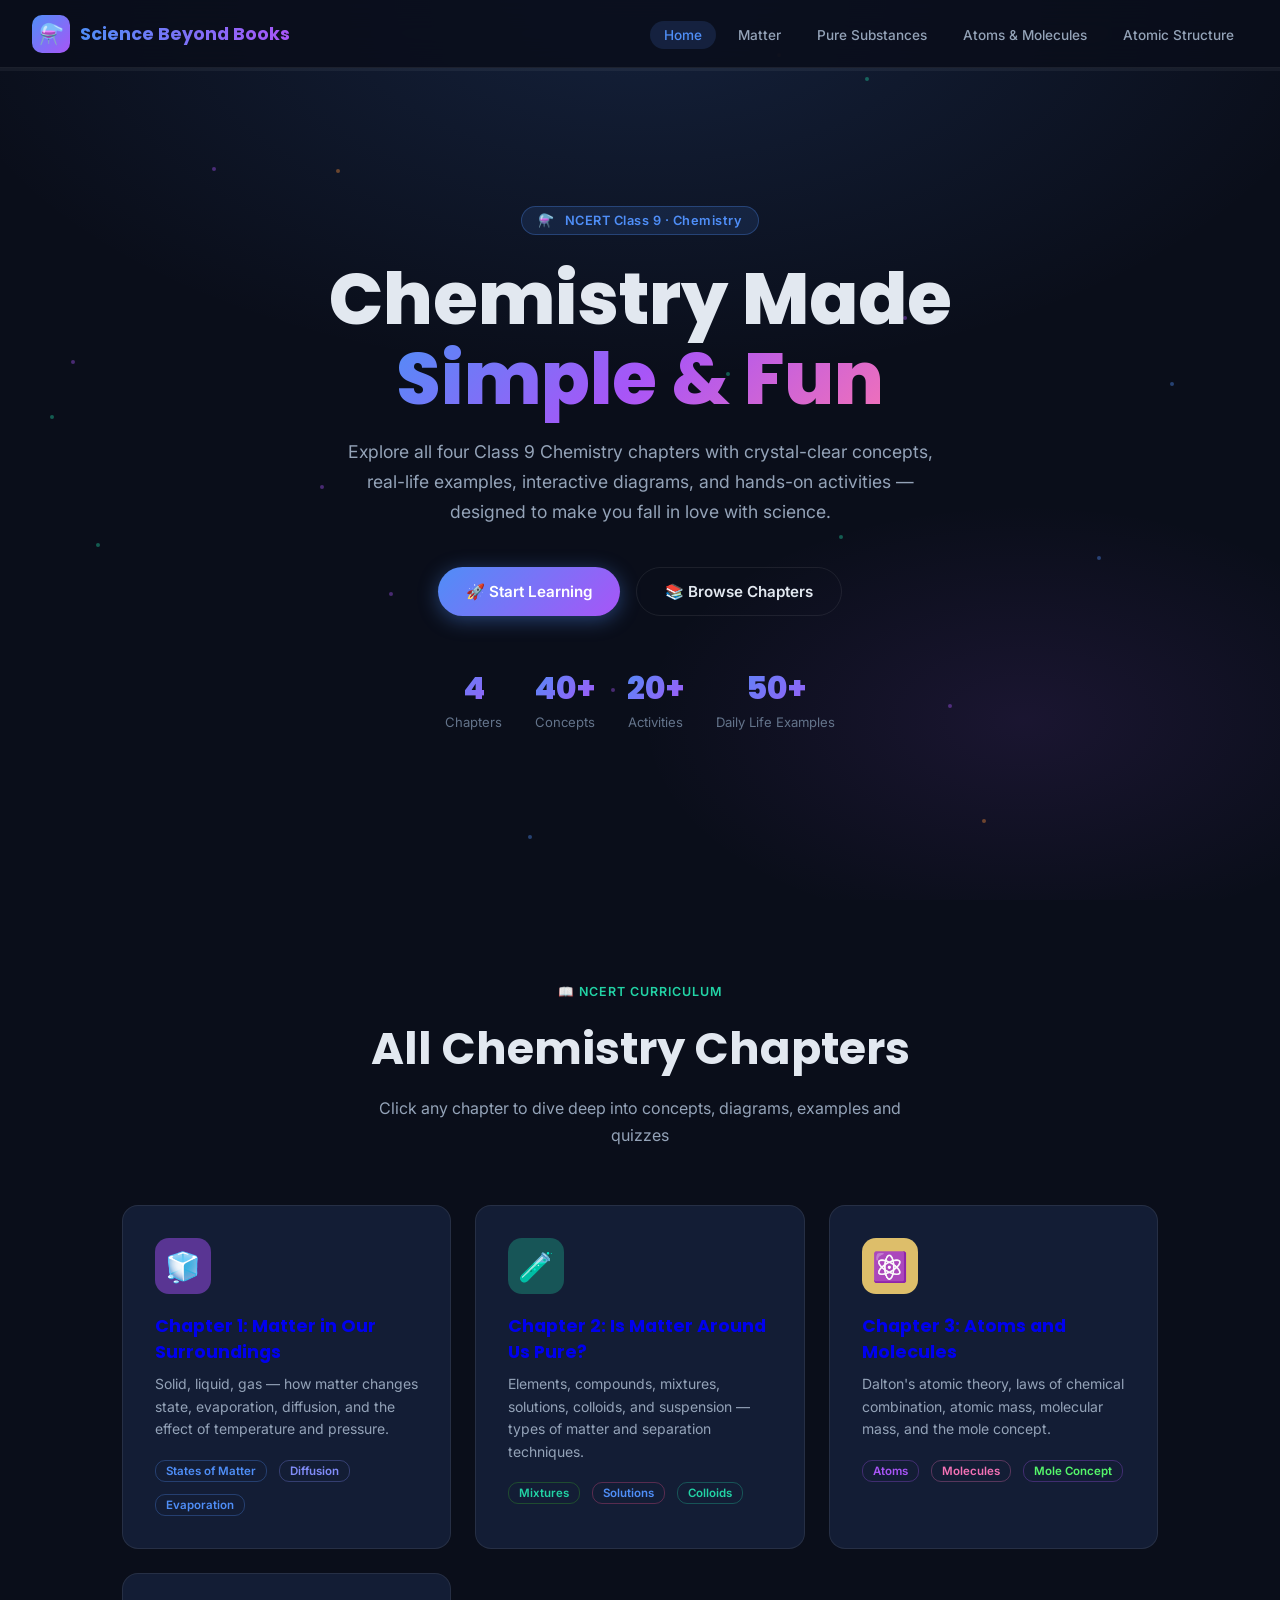
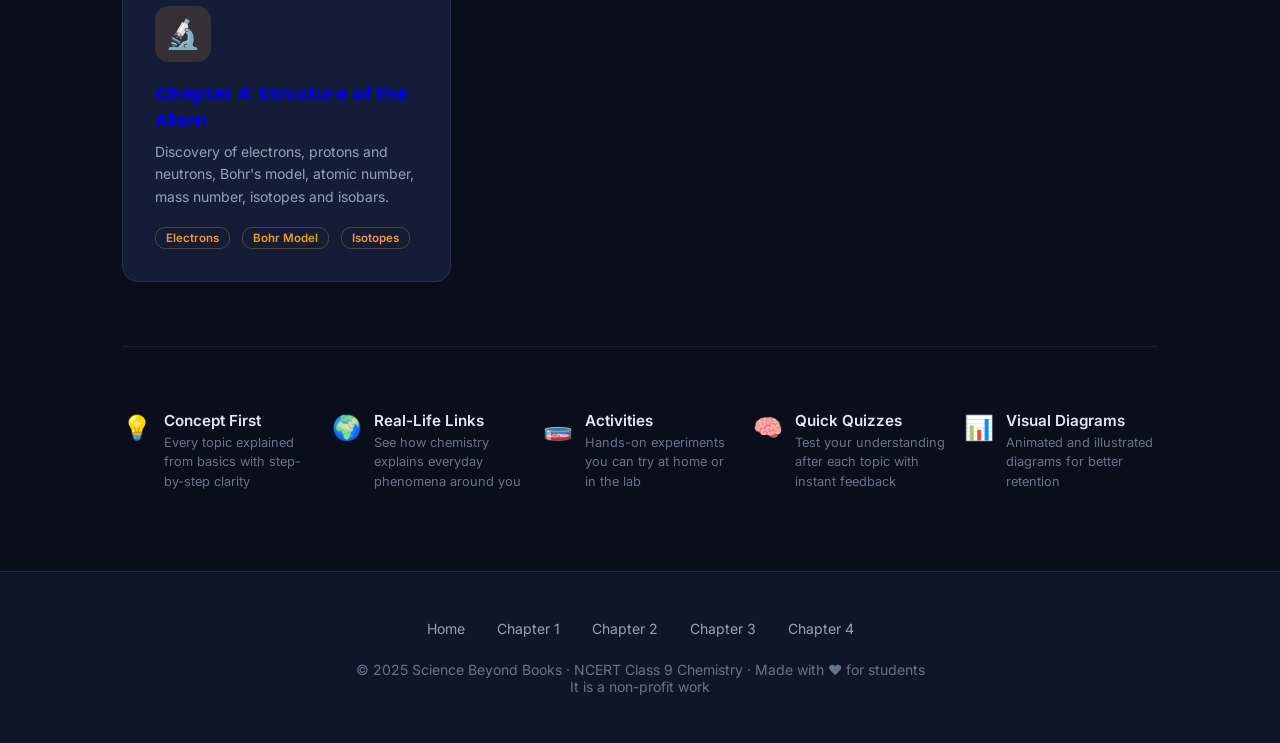
<file: index.html>
<!DOCTYPE html>
<html lang="en">

<head>
    <meta charset="UTF-8">
    <meta name="viewport" content="width=device-width, initial-scale=1.0">
    <title>Science Beyond Books – Class 9 Chemistry NCERT</title>
    <meta name="description"
        content="Interactive Class 9 NCERT Chemistry – concepts, examples, diagrams and activities for every chapter.">
    <link rel="stylesheet" href="styles.css">
    <link rel="preconnect" href="https://fonts.googleapis.com">
    <style>
        .hero-stats {
            display: flex;
            gap: 2rem;
            justify-content: center;
            flex-wrap: wrap;
            margin-top: 3rem
        }

        .stat-item {
            text-align: center
        }

        .stat-item .num {
            font-family: 'Poppins', sans-serif;
            font-size: 2rem;
            font-weight: 800;
            background: linear-gradient(135deg, var(--accent-blue), var(--accent-purple));
            -webkit-background-clip: text;
            -webkit-text-fill-color: transparent
        }

        .stat-item .lbl {
            color: var(--text-muted);
            font-size: 0.82rem;
            margin-top: 2px
        }

        .ch1 {
            --card-gradient: linear-gradient(90deg, #4f8ef7, #818cf8)
        }

        .ch2 {
            --card-gradient: linear-gradient(90deg, #22d3a5, #4f8ef7)
        }

        .ch3 {
            --card-gradient: linear-gradient(90deg, #a855f7, #f472b6)
        }

        .ch4 {
            --card-gradient: linear-gradient(90deg, #fb923c, #f59e0b)
        }

        .ch1 .chapter-icon {
            background: rgba(163, 79, 247, 0.485)
        }

        .ch2 .chapter-icon {
            background: rgba(34, 211, 164, 0.304)
        }

        .ch3 .chapter-icon {
            background: rgba(240, 206, 111, 0.914)
        }

        .ch4 .chapter-icon {
            background: rgba(251, 146, 60, 0.15)
        }

        .feature-strip {
            display: grid;
            grid-template-columns: repeat(auto-fit, minmax(180px, 1fr));
            gap: 1rem;
            margin-top: 4rem;
            padding-top: 4rem;
            border-top: 1px solid var(--border)
        }

        .feature-item {
            display: flex;
            align-items: flex-start;
            gap: 12px
        }

        .feature-icon {
            font-size: 1.5rem;
            flex-shrink: 0;
            margin-top: 2px
        }

        .feature-item h4 {
            font-size: 0.95rem;
            font-weight: 600;
            margin-bottom: 3px
        }

        .feature-item p {
            color: var(--text-muted);
            font-size: 0.8rem;
            line-height: 1.5
        }
    </style>
</head>

<body>

    <nav>
        <a href="index.html" class="nav-logo">
            <div class="logo-icon">⚗️</div>
            <span>Science Beyond Books</span>
        </a>
        <ul class="nav-links">
            <li><a href="index.html" class="active">Home</a></li>
            <li><a href="chapter1.html">Matter</a></li>
            <li><a href="chapter2.html">Pure Substances</a></li>
            <li><a href="chapter3.html">Atoms &amp; Molecules</a></li>
            <li><a href="chapter4.html">Atomic Structure</a></li>
        </ul>
        <div class="hamburger"><span></span><span></span><span></span></div>
    </nav>

    <div class="progress-bar">
        <div class="progress-fill"></div>
    </div>

    <!-- HERO -->
    <section class="hero">
        <div class="hero-bg"></div>
        <div class="hero-particles" id="particles"></div>
        <div class="hero-content fade-in">
            <div class="hero-badge">⚗️ &nbsp; NCERT Class 9 · Chemistry</div>
            <h1>Chemistry Made<br><span class="gradient-text">Simple & Fun</span></h1>
            <p>Explore all four Class 9 Chemistry chapters with crystal-clear concepts, real-life examples, interactive
                diagrams, and hands-on activities — designed to make you fall in love with science.</p>
            <div class="hero-buttons">
                <a href="chapter1.html" class="btn-primary">🚀 Start Learning</a>
                <a href="#chapters" class="btn-secondary">📚 Browse Chapters</a>
            </div>
            <div class="hero-stats">
                <div class="stat-item">
                    <div class="num">4</div>
                    <div class="lbl">Chapters</div>
                </div>
                <div class="stat-item">
                    <div class="num">40+</div>
                    <div class="lbl">Concepts</div>
                </div>
                <div class="stat-item">
                    <div class="num">20+</div>
                    <div class="lbl">Activities</div>
                </div>
                <div class="stat-item">
                    <div class="num">50+</div>
                    <div class="lbl">Daily Life Examples</div>
                </div>
            </div>
        </div>
    </section>

    <!-- CHAPTERS -->
    <section id="chapters" style="padding:80px 2rem;max-width:1100px;margin:0 auto;">
        <div class="section-header">
            <div class="label">📖 NCERT Curriculum</div>
            <h2>All Chemistry Chapters</h2>
            <p>Click any chapter to dive deep into concepts, diagrams, examples and quizzes</p>
        </div>
        <div class="chapters-grid">
            <a href="chapter1.html" class="chapter-card ch1">
                <div class="chapter-icon">🧊</div>
                <h3>Chapter 1: Matter in Our Surroundings</h3>
                <p>Solid, liquid, gas — how matter changes state, evaporation, diffusion, and the effect of temperature
                    and pressure.</p>
                <div class="chapter-meta">
                    <span class="meta-tag" style="color:#4f8ef7;border-color:rgba(79,142,247,0.3)">States of
                        Matter</span>
                    <span class="meta-tag" style="color:#818cf8;border-color:rgba(129,140,248,0.3)">Diffusion</span>
                    <span class="meta-tag" style="color:#4f8ef7;border-color:rgba(79,142,247,0.3)">Evaporation</span>
                </div>
            </a>
            <a href="chapter2.html" class="chapter-card ch2">
                <div class="chapter-icon">🧪</div>
                <h3>Chapter 2: Is Matter Around Us Pure?</h3>
                <p>Elements, compounds, mixtures, solutions, colloids, and suspension — types of matter and separation
                    techniques.</p>
                <div class="chapter-meta">
                    <span class="meta-tag" style="color:#22d3a5;border-color:rgba(69, 211, 34, 0.253)">Mixtures</span>
                    <span class="meta-tag" style="color:#4f8ef7;border-color:rgba(247, 79, 141, 0.3)">Solutions</span>
                    <span class="meta-tag" style="color:#22d3a5;border-color:rgba(34,211,165,0.3)">Colloids</span>
                </div>
            </a>
            <a href="chapter3.html" class="chapter-card ch3">
                <div class="chapter-icon">⚛️</div>
                <h3>Chapter 3: Atoms and Molecules</h3>
                <p>Dalton's atomic theory, laws of chemical combination, atomic mass, molecular mass, and the mole
                    concept.</p>
                <div class="chapter-meta">
                    <span class="meta-tag" style="color:#a855f7;border-color:rgba(168,85,247,0.3)">Atoms</span>
                    <span class="meta-tag" style="color:#f472b6;border-color:rgba(244,114,182,0.3)">Molecules</span>
                    <span class="meta-tag" style="color:#55f76b;border-color:rgba(168,85,247,0.3)">Mole Concept</span>
                </div>
            </a>
            <a href="chapter4.html" class="chapter-card ch4">
                <div class="chapter-icon">🔬</div>
                <h3>Chapter 4: Structure of the Atom</h3>
                <p>Discovery of electrons, protons and neutrons, Bohr's model, atomic number, mass number, isotopes and
                    isobars.</p>
                <div class="chapter-meta">
                    <span class="meta-tag" style="color:#fb923c;border-color:rgba(251,146,60,0.3)">Electrons</span>
                    <span class="meta-tag" style="color:#f59e0b;border-color:rgba(245,158,11,0.3)">Bohr Model</span>
                    <span class="meta-tag" style="color:#fb923c;border-color:rgba(251,146,60,0.3)">Isotopes</span>
                </div>
            </a>
        </div>

        <div class="feature-strip">
            <div class="feature-item">
                <div class="feature-icon">💡</div>
                <div>
                    <h4>Concept First</h4>
                    <p>Every topic explained from basics with step-by-step clarity</p>
                </div>
            </div>
            <div class="feature-item">
                <div class="feature-icon">🌍</div>
                <div>
                    <h4>Real-Life Links</h4>
                    <p>See how chemistry explains everyday phenomena around you</p>
                </div>
            </div>
            <div class="feature-item">
                <div class="feature-icon">🧫</div>
                <div>
                    <h4>Activities</h4>
                    <p>Hands-on experiments you can try at home or in the lab</p>
                </div>
            </div>
            <div class="feature-item">
                <div class="feature-icon">🧠</div>
                <div>
                    <h4>Quick Quizzes</h4>
                    <p>Test your understanding after each topic with instant feedback</p>
                </div>
            </div>
            <div class="feature-item">
                <div class="feature-icon">📊</div>
                <div>
                    <h4>Visual Diagrams</h4>
                    <p>Animated and illustrated diagrams for better retention</p>
                </div>
            </div>
        </div>
    </section>

    <footer>
        <div class="footer-links">
            <a href="index.html">Home</a>
            <a href="chapter1.html">Chapter 1</a>
            <a href="chapter2.html">Chapter 2</a>
            <a href="chapter3.html">Chapter 3</a>
            <a href="chapter4.html">Chapter 4</a>
        </div>
        <p>© 2025 Science Beyond Books · NCERT Class 9 Chemistry · Made with ❤️ for students</p>
        <p>It is a non-profit work</p>
    </footer>

    <script>
        // Particles
        const pc = document.getElementById('particles');
        if (pc) { for (let i = 0; i < 18; i++) { const p = document.createElement('div'); p.className = 'particle'; p.style.cssText = `left:${Math.random() * 100}%;top:${Math.random() * 100}%;animation-delay:${Math.random() * 8}s;animation-duration:${6 + Math.random() * 6}s;background:${['#4f8ef7', '#a855f7', '#22d3a5', '#fb923c'][Math.floor(Math.random() * 4)]}`; pc.appendChild(p); } }

        // Scroll progress
        window.addEventListener('scroll', () => { const s = (window.scrollY / (document.body.scrollHeight - window.innerHeight)) * 100; const f = document.querySelector('.progress-fill'); if (f) f.style.width = s + '%'; });

        // Hamburger
        const hb = document.querySelector('.hamburger'), nl = document.querySelector('.nav-links');
        if (hb) hb.addEventListener('click', () => nl.classList.toggle('open'));
    </script>
</body>

</html>
</file>
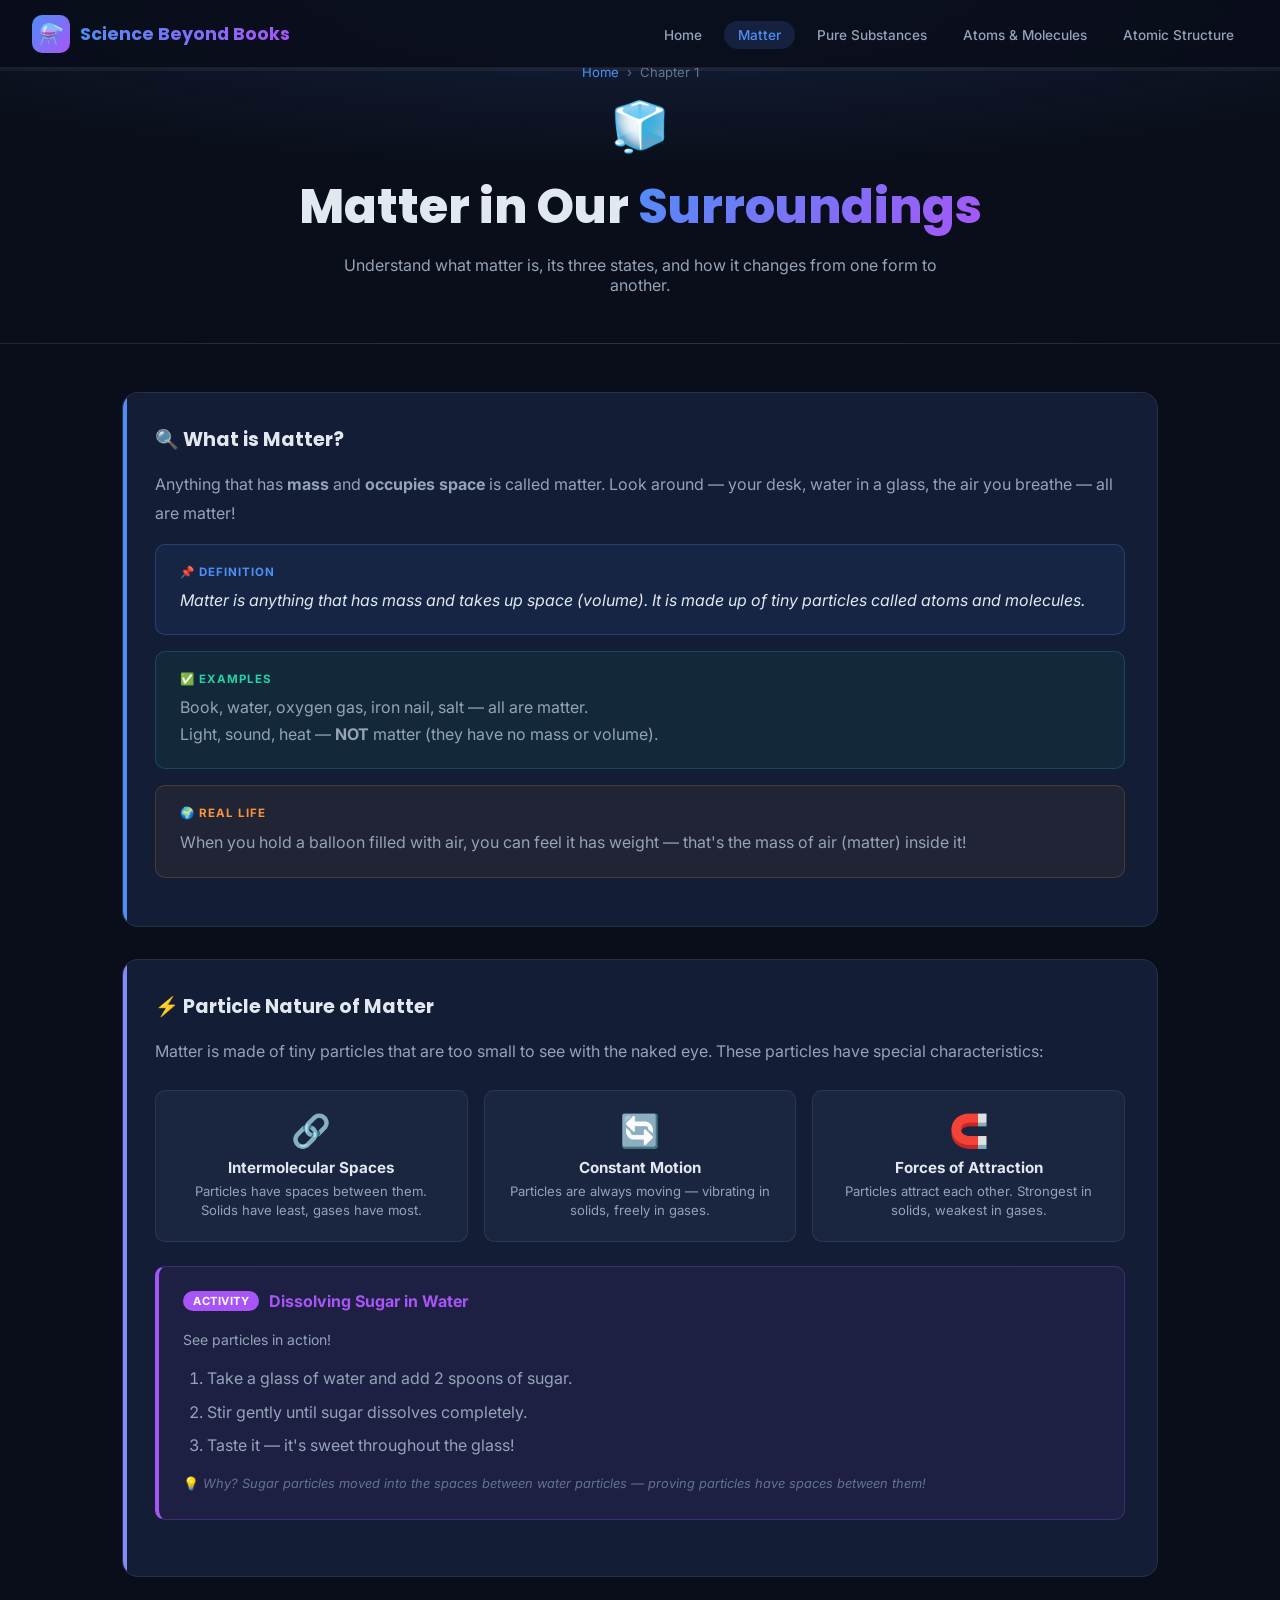
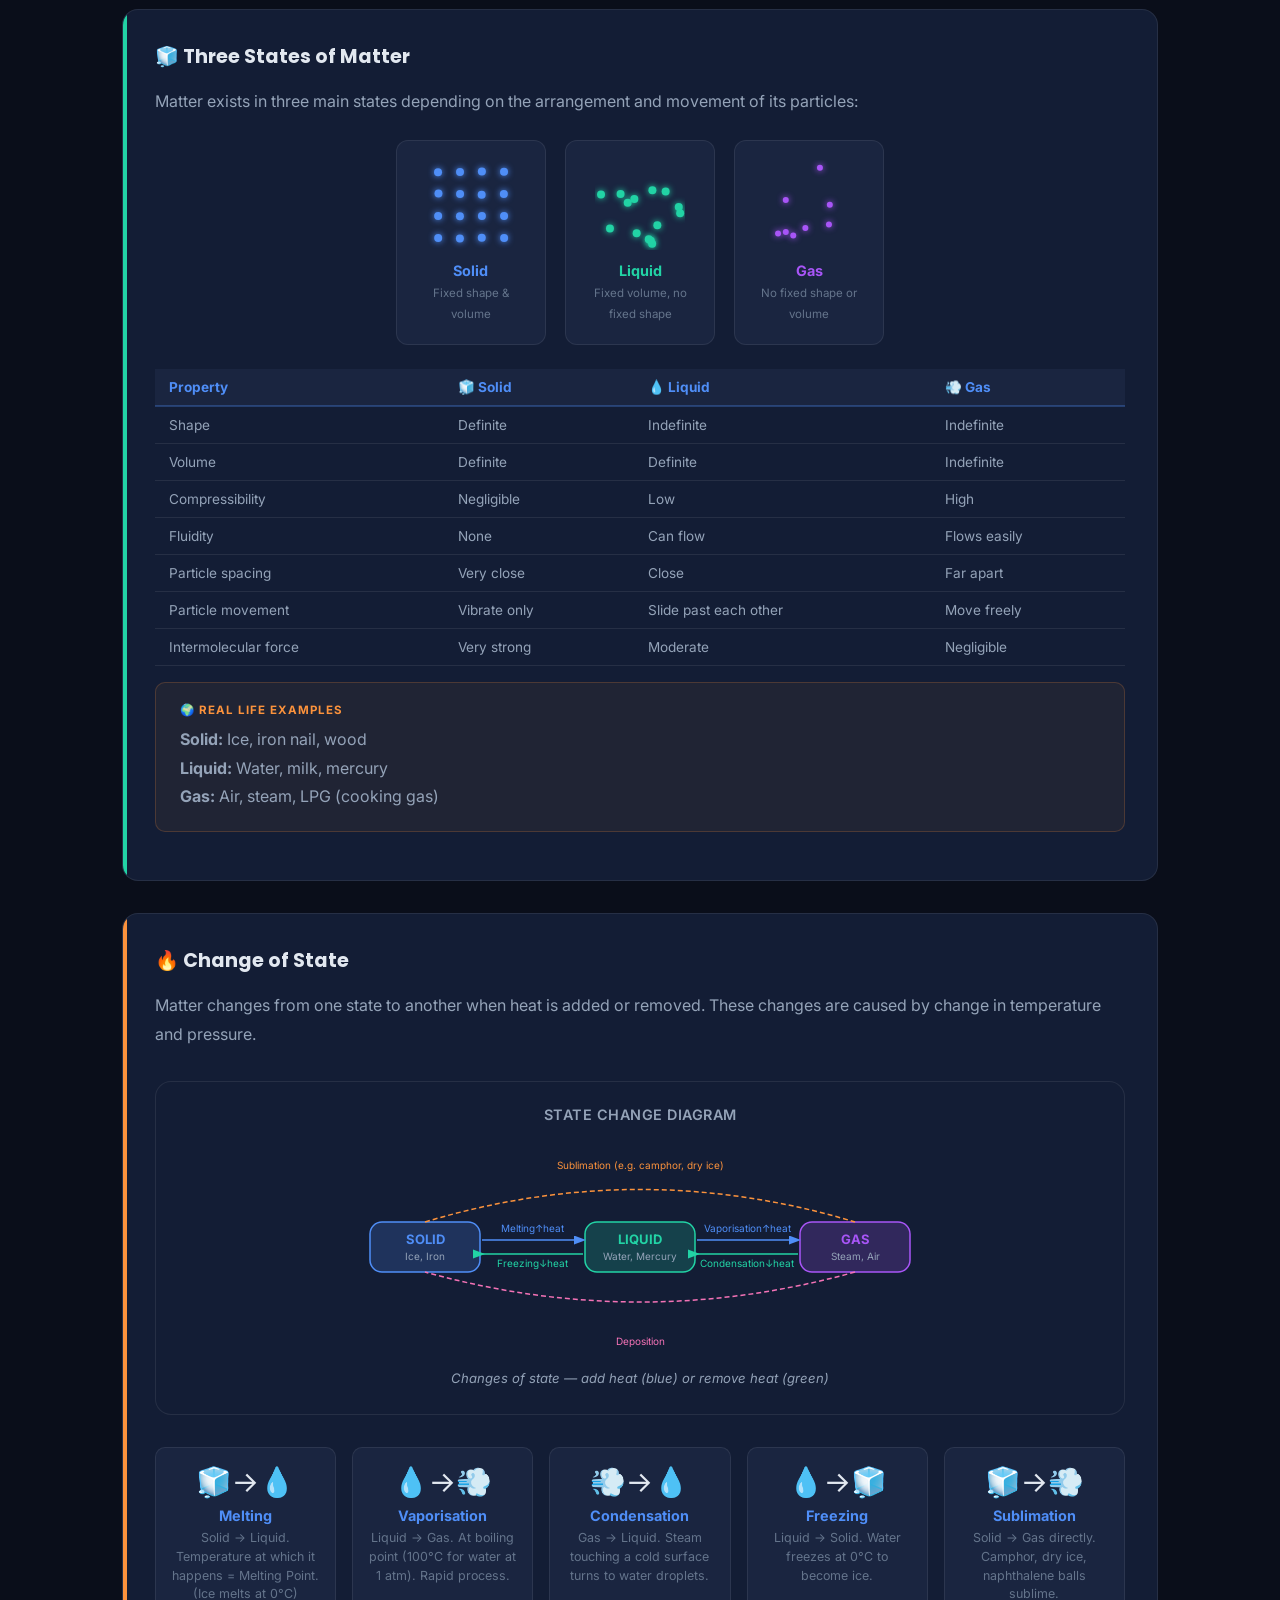
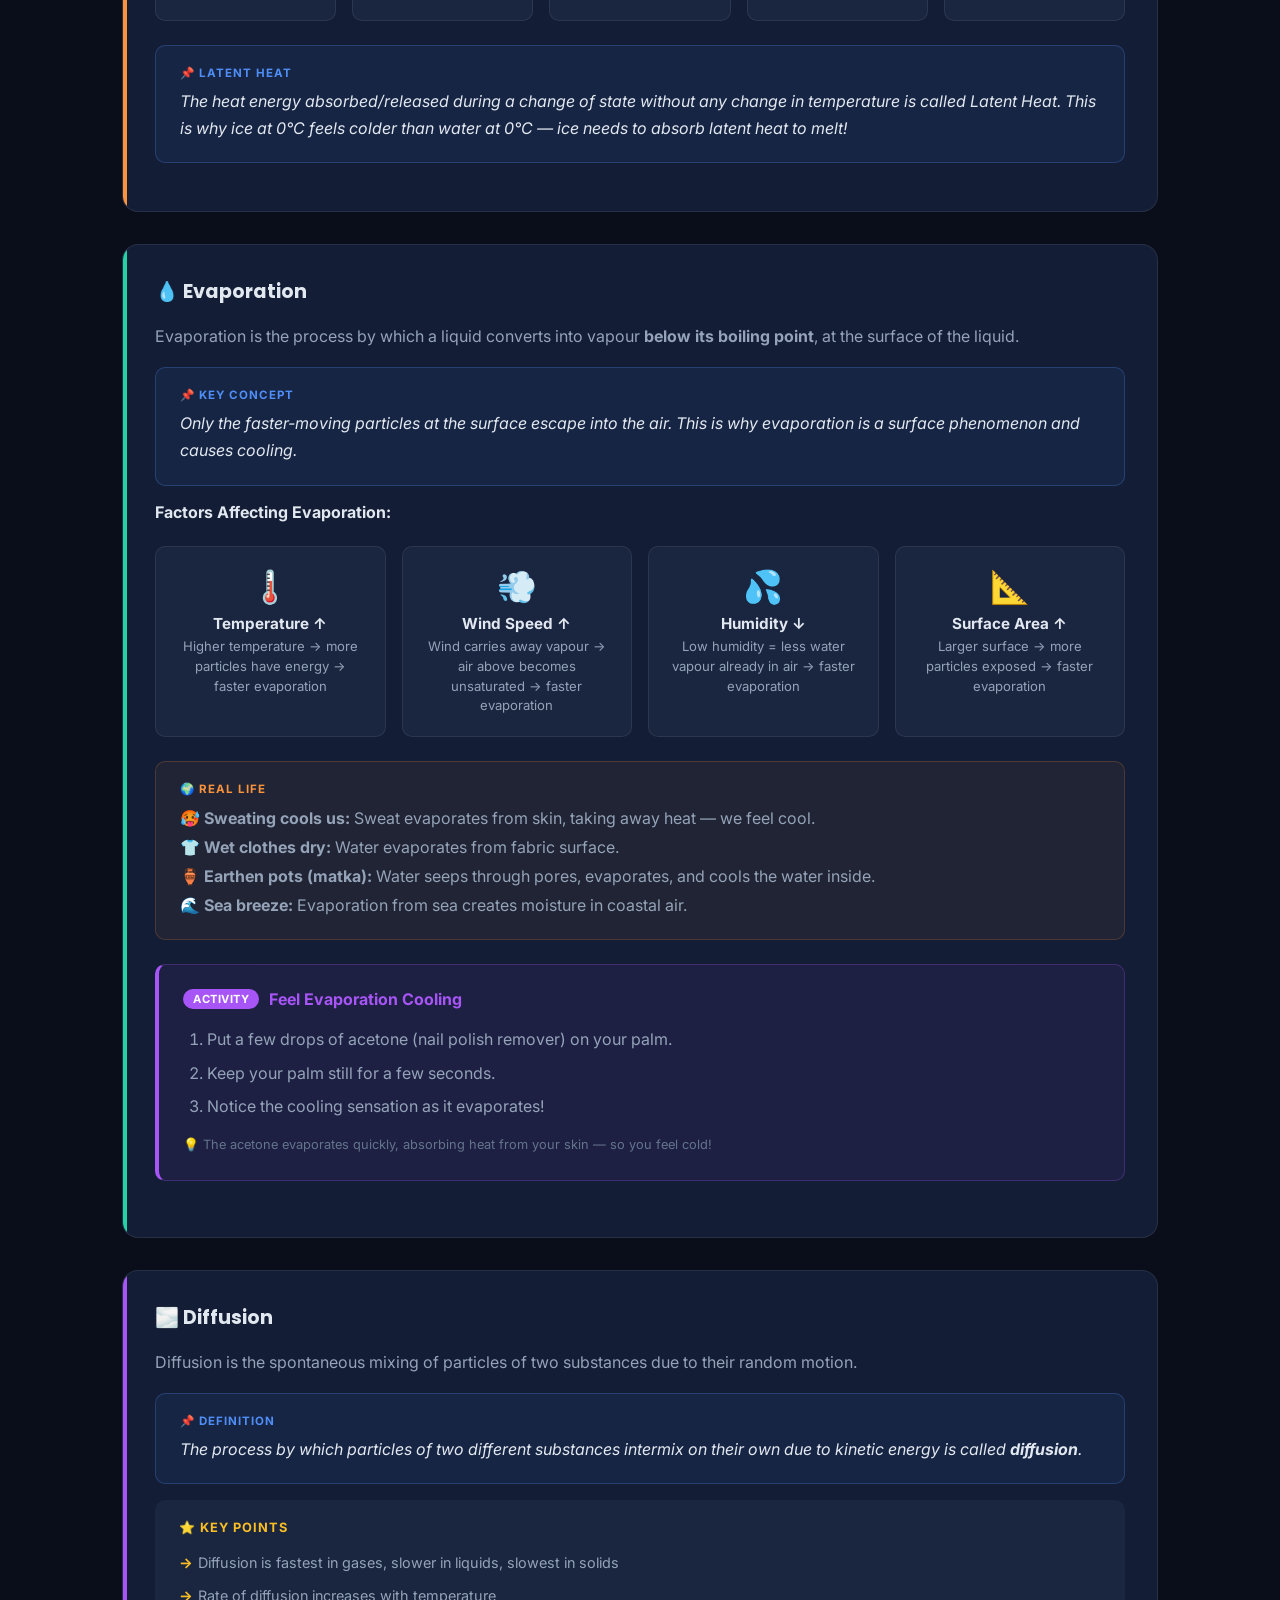
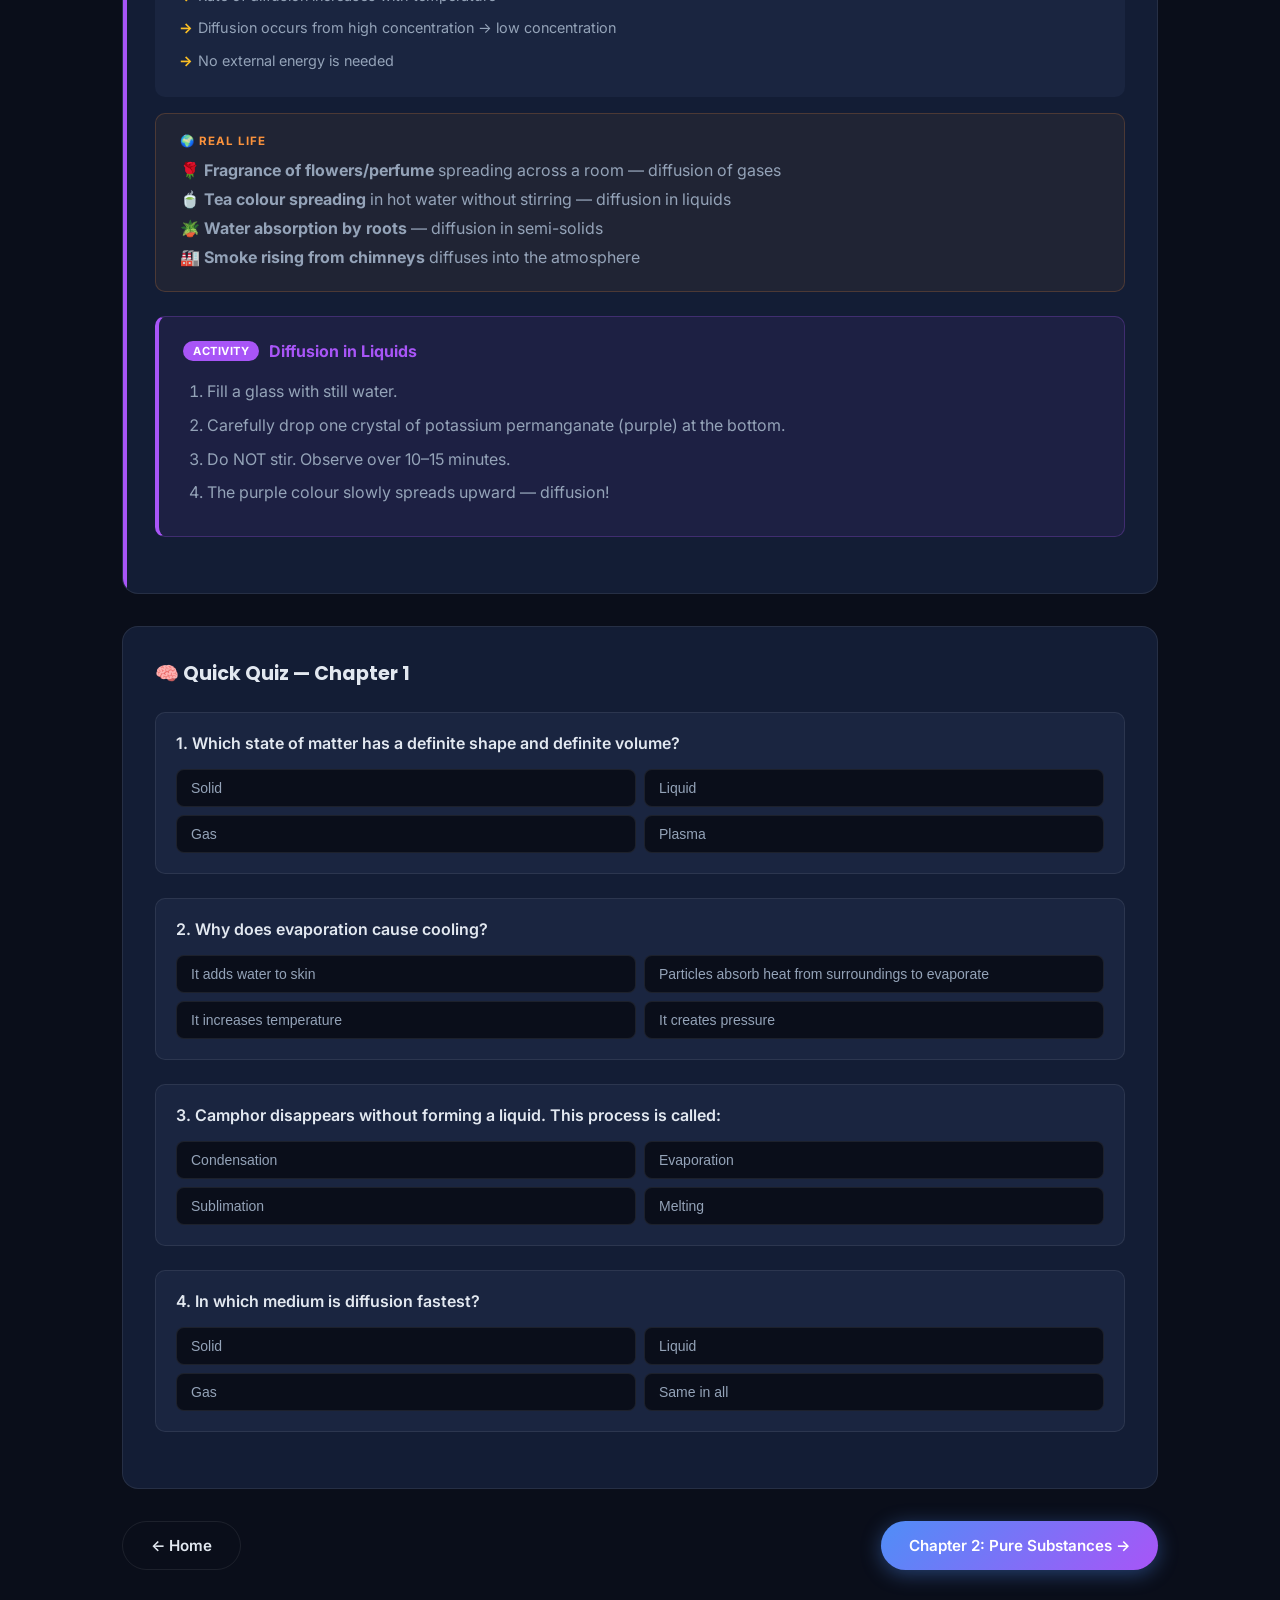
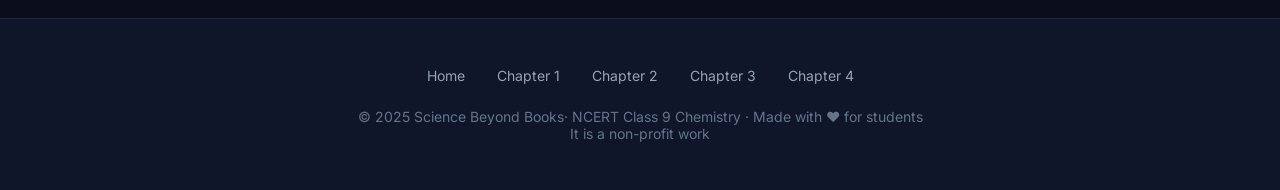
<file: chapter1.html>
<!DOCTYPE html>
<html lang="en">

<head>
  <meta charset="UTF-8">
  <meta name="viewport" content="width=device-width,initial-scale=1.0">
  <title>Chapter 1: Matter in Our Surroundings – Science Beyond Books</title>
  <meta name="description"
    content="Learn about states of matter, evaporation, diffusion and more with examples and activities.">
  <link rel="stylesheet" href="styles.css">
  <style>
    .states-demo {
      display: flex;
      gap: 1.2rem;
      justify-content: center;
      flex-wrap: wrap;
      margin: 1.5rem 0
    }

    .state-box {
      background: var(--bg-card2);
      border: 1px solid var(--border);
      border-radius: 12px;
      padding: 1.2rem;
      width: 150px;
      text-align: center;
      cursor: pointer;
      transition: all .3s
    }

    .state-box:hover {
      transform: translateY(-4px)
    }

    .state-box canvas {
      display: block;
      margin: 0 auto .75rem
    }

    .state-box h4 {
      font-size: .9rem;
      font-weight: 700;
      margin-bottom: .25rem
    }

    .state-box p {
      font-size: .72rem;
      color: var(--text-muted)
    }

    .change-arrow {
      display: flex;
      flex-direction: column;
      align-items: center;
      justify-content: center;
      color: var(--text-muted);
      font-size: .75rem;
      gap: 4px
    }

    .change-arrow span {
      font-size: 1.4rem
    }

    .changes-grid {
      display: grid;
      grid-template-columns: repeat(auto-fit, minmax(160px, 1fr));
      gap: 1rem;
      margin: 1.5rem 0
    }

    .change-card {
      background: var(--bg-card2);
      border: 1px solid var(--border);
      border-radius: 10px;
      padding: 1rem;
      text-align: center
    }

    .change-card .icon {
      font-size: 1.8rem;
      margin-bottom: .5rem
    }

    .change-card h4 {
      font-size: .9rem;
      font-weight: 700;
      color: var(--accent-blue);
      margin-bottom: .3rem
    }

    .change-card p {
      font-size: .78rem;
      color: var(--text-muted);
      line-height: 1.5
    }

    .prop-table {
      width: 100%;
      border-collapse: collapse;
      font-size: .85rem;
      margin: 1rem 0
    }

    .prop-table th {
      background: var(--bg-card2);
      color: var(--accent-blue);
      padding: 10px 14px;
      text-align: left;
      border-bottom: 2px solid rgba(79, 142, 247, .3)
    }

    .prop-table td {
      padding: 10px 14px;
      border-bottom: 1px solid var(--border);
      color: var(--text-secondary)
    }

    .prop-table tr:hover td {
      background: rgba(255, 255, 255, .02)
    }

    .evap-diagram {
      display: flex;
      gap: 1.5rem;
      align-items: center;
      justify-content: center;
      flex-wrap: wrap;
      margin: 1.5rem 0
    }

    .evap-box {
      background: var(--bg-card2);
      border: 1px solid var(--border);
      border-radius: 12px;
      padding: 1.2rem;
      text-align: center;
      width: 140px
    }

    .evap-box canvas {
      display: block;
      margin: 0 auto .5rem
    }

    .evap-box p {
      font-size: .75rem;
      color: var(--text-muted)
    }
  </style>
</head>

<body>
  <nav>
    <a href="index.html" class="nav-logo">
      <div class="logo-icon">⚗️</div><span>Science Beyond Books</span>
    </a>
    <ul class="nav-links">
      <li><a href="index.html">Home</a></li>
      <li><a href="chapter1.html" class="active">Matter</a></li>
      <li><a href="chapter2.html">Pure Substances</a></li>
      <li><a href="chapter3.html">Atoms &amp; Molecules</a></li>
      <li><a href="chapter4.html">Atomic Structure</a></li>
    </ul>
    <div class="hamburger"><span></span><span></span><span></span></div>
  </nav>
  <div class="progress-bar">
    <div class="progress-fill"></div>
  </div>

  <div class="page-hero" style="background:radial-gradient(ellipse 70% 50% at 50% 0%,rgba(79,142,247,.15),transparent)">
    <div class="breadcrumb"><a href="index.html">Home</a> › <span>Chapter 1</span></div>
    <div style="font-size:3rem;margin-bottom:.5rem">🧊</div>
    <h1>Matter in Our <span class="highlight">Surroundings</span></h1>
    <p>Understand what matter is, its three states, and how it changes from one form to another.</p>
  </div>

  <div style="max-width:1100px;margin:0 auto;padding:3rem 2rem">

    <!-- WHAT IS MATTER -->
    <div class="concept-block" style="--block-color:#4f8ef7">
      <h3>🔍 What is Matter?</h3>
      <p>Anything that has <strong>mass</strong> and <strong>occupies space</strong> is called matter. Look around —
        your desk, water in a glass, the air you breathe — all are matter!</p>
      <div class="definition-box">
        <div class="def-label">📌 Definition</div>
        <p>Matter is anything that has mass and takes up space (volume). It is made up of tiny particles called atoms
          and molecules.</p>
      </div>
      <div class="example-box">
        <div class="ex-label">✅ Examples</div>
        <p>Book, water, oxygen gas, iron nail, salt — all are matter.<br>
          Light, sound, heat — <strong>NOT</strong> matter (they have no mass or volume).</p>
      </div>
      <div class="reallife-box">
        <div class="rl-label">🌍 Real Life</div>
        <p>When you hold a balloon filled with air, you can feel it has weight — that's the mass of air (matter) inside
          it!</p>
      </div>
    </div>

    <!-- PARTICLE NATURE -->
    <div class="concept-block" style="--block-color:#818cf8">
      <h3>⚡ Particle Nature of Matter</h3>
      <p>Matter is made of tiny particles that are too small to see with the naked eye. These particles have special
        characteristics:</p>
      <div class="info-grid">
        <div class="info-card">
          <div class="info-icon">🔗</div>
          <h4>Intermolecular Spaces</h4>
          <p>Particles have spaces between them. Solids have least, gases have most.</p>
        </div>
        <div class="info-card">
          <div class="info-icon">🔄</div>
          <h4>Constant Motion</h4>
          <p>Particles are always moving — vibrating in solids, freely in gases.</p>
        </div>
        <div class="info-card">
          <div class="info-icon">🧲</div>
          <h4>Forces of Attraction</h3>
            <p>Particles attract each other. Strongest in solids, weakest in gases.</p>
        </div>
      </div>
      <div class="activity-box">
        <div class="act-header"><span class="act-badge">Activity</span>
          <h4>Dissolving Sugar in Water</h4>
        </div>
        <p style="color:var(--text-secondary);font-size:.875rem;margin-bottom:.75rem">See particles in action!</p>
        <ol>
          <li>Take a glass of water and add 2 spoons of sugar.</li>
          <li>Stir gently until sugar dissolves completely.</li>
          <li>Taste it — it's sweet throughout the glass!</li>
        </ol>
        <p style="color:var(--text-muted);font-size:.8rem;margin-top:.75rem">💡 <em>Why? Sugar particles moved into the
            spaces between water particles — proving particles have spaces between them!</em></p>
      </div>
    </div>

    <!-- THREE STATES -->
    <div class="concept-block" style="--block-color:#22d3a5">
      <h3>🧊 Three States of Matter</h3>
      <p>Matter exists in three main states depending on the arrangement and movement of its particles:</p>
      <div class="states-demo">
        <div class="state-box" style="--state-color:#4f8ef7">
          <canvas class="state-canvas" data-type="solid" width="90" height="90"></canvas>
          <h4 style="color:#4f8ef7">Solid</h4>
          <p>Fixed shape &amp; volume</p>
        </div>
        <div class="state-box" style="--state-color:#22d3a5">
          <canvas class="state-canvas" data-type="liquid" width="90" height="90"></canvas>
          <h4 style="color:#22d3a5">Liquid</h4>
          <p>Fixed volume, no fixed shape</p>
        </div>
        <div class="state-box" style="--state-color:#a855f7">
          <canvas class="state-canvas" data-type="gas" width="90" height="90"></canvas>
          <h4 style="color:#a855f7">Gas</h4>
          <p>No fixed shape or volume</p>
        </div>
      </div>
      <table class="prop-table">
        <thead>
          <tr>
            <th>Property</th>
            <th>🧊 Solid</th>
            <th>💧 Liquid</th>
            <th>💨 Gas</th>
          </tr>
        </thead>
        <tbody>
          <tr>
            <td>Shape</td>
            <td>Definite</td>
            <td>Indefinite</td>
            <td>Indefinite</td>
          </tr>
          <tr>
            <td>Volume</td>
            <td>Definite</td>
            <td>Definite</td>
            <td>Indefinite</td>
          </tr>
          <tr>
            <td>Compressibility</td>
            <td>Negligible</td>
            <td>Low</td>
            <td>High</td>
          </tr>
          <tr>
            <td>Fluidity</td>
            <td>None</td>
            <td>Can flow</td>
            <td>Flows easily</td>
          </tr>
          <tr>
            <td>Particle spacing</td>
            <td>Very close</td>
            <td>Close</td>
            <td>Far apart</td>
          </tr>
          <tr>
            <td>Particle movement</td>
            <td>Vibrate only</td>
            <td>Slide past each other</td>
            <td>Move freely</td>
          </tr>
          <tr>
            <td>Intermolecular force</td>
            <td>Very strong</td>
            <td>Moderate</td>
            <td>Negligible</td>
          </tr>
        </tbody>
      </table>
      <div class="reallife-box">
        <div class="rl-label">🌍 Real Life Examples</div>
        <p><strong>Solid:</strong> Ice, iron nail, wood<br>
          <strong>Liquid:</strong> Water, milk, mercury<br>
          <strong>Gas:</strong> Air, steam, LPG (cooking gas)
        </p>
      </div>
    </div>

    <!-- CHANGE OF STATE -->
    <div class="concept-block" style="--block-color:#fb923c">
      <h3>🔥 Change of State</h3>
      <p>Matter changes from one state to another when heat is added or removed. These changes are caused by change in
        temperature and pressure.</p>

      <div class="diagram-container">
        <h4>State Change Diagram</h4>
        <svg viewBox="0 0 560 200" width="100%" style="max-width:560px">
          <defs>
            <marker id="arrowR" markerWidth="8" markerHeight="8" refX="6" refY="3" orient="auto">
              <path d="M0,0 L0,6 L8,3 z" fill="#4f8ef7" />
            </marker>
            <marker id="arrowL" markerWidth="8" markerHeight="8" refX="2" refY="3" orient="auto">
              <path d="M8,0 L8,6 L0,3 z" fill="#22d3a5" />
            </marker>
            <marker id="arrowR2" markerWidth="8" markerHeight="8" refX="6" refY="3" orient="auto">
              <path d="M0,0 L0,6 L8,3 z" fill="#4f8ef7" />
            </marker>
            <marker id="arrowL2" markerWidth="8" markerHeight="8" refX="2" refY="3" orient="auto">
              <path d="M8,0 L8,6 L0,3 z" fill="#22d3a5" />
            </marker>
          </defs>
          <!-- Boxes -->
          <rect x="10" y="75" width="110" height="50" rx="12" fill="rgba(79,142,247,.2)" stroke="#4f8ef7"
            stroke-width="1.5" />
          <text x="65" y="97" text-anchor="middle" fill="#4f8ef7" font-size="13" font-weight="700">SOLID</text>
          <text x="65" y="113" text-anchor="middle" fill="#94a3b8" font-size="10">Ice, Iron</text>

          <rect x="225" y="75" width="110" height="50" rx="12" fill="rgba(34,211,165,.2)" stroke="#22d3a5"
            stroke-width="1.5" />
          <text x="280" y="97" text-anchor="middle" fill="#22d3a5" font-size="13" font-weight="700">LIQUID</text>
          <text x="280" y="113" text-anchor="middle" fill="#94a3b8" font-size="10">Water, Mercury</text>

          <rect x="440" y="75" width="110" height="50" rx="12" fill="rgba(168,85,247,.2)" stroke="#a855f7"
            stroke-width="1.5" />
          <text x="495" y="97" text-anchor="middle" fill="#a855f7" font-size="13" font-weight="700">GAS</text>
          <text x="495" y="113" text-anchor="middle" fill="#94a3b8" font-size="10">Steam, Air</text>

          <!-- Solid to Liquid -->
          <line x1="122" y1="93" x2="223" y2="93" stroke="#4f8ef7" stroke-width="1.5" marker-end="url(#arrowR)" />
          <text x="172" y="85" text-anchor="middle" fill="#4f8ef7" font-size="10">Melting↑heat</text>
          <!-- Liquid to Solid -->
          <line x1="223" y1="107" x2="122" y2="107" stroke="#22d3a5" stroke-width="1.5" marker-end="url(#arrowL)" />
          <text x="172" y="120" text-anchor="middle" fill="#22d3a5" font-size="10">Freezing↓heat</text>

          <!-- Liquid to Gas -->
          <line x1="337" y1="93" x2="438" y2="93" stroke="#4f8ef7" stroke-width="1.5" marker-end="url(#arrowR2)" />
          <text x="387" y="85" text-anchor="middle" fill="#4f8ef7" font-size="10">Vaporisation↑heat</text>
          <!-- Gas to Liquid -->
          <line x1="438" y1="107" x2="337" y2="107" stroke="#22d3a5" stroke-width="1.5" marker-end="url(#arrowL2)" />
          <text x="387" y="120" text-anchor="middle" fill="#22d3a5" font-size="10">Condensation↓heat</text>

          <!-- Sublimation arc -->
          <path d="M 65 75 Q 280 10 495 75" fill="none" stroke="#fb923c" stroke-width="1.5" stroke-dasharray="5,3" />
          <text x="280" y="22" text-anchor="middle" fill="#fb923c" font-size="10">Sublimation (e.g. camphor, dry
            ice)</text>

          <!-- Deposition arc -->
          <path d="M 495 125 Q 280 185 65 125" fill="none" stroke="#f472b6" stroke-width="1.5" stroke-dasharray="5,3" />
          <text x="280" y="198" text-anchor="middle" fill="#f472b6" font-size="10">Deposition</text>
        </svg>
        <p class="diagram-caption">Changes of state — add heat (blue) or remove heat (green)</p>
      </div>

      <div class="changes-grid">
        <div class="change-card">
          <div class="icon">🧊→💧</div>
          <h4>Melting</h4>
          <p>Solid → Liquid. Temperature at which it happens = Melting Point. (Ice melts at 0°C)</p>
        </div>
        <div class="change-card">
          <div class="icon">💧→💨</div>
          <h4>Vaporisation</h4>
          <p>Liquid → Gas. At boiling point (100°C for water at 1 atm). Rapid process.</p>
        </div>
        <div class="change-card">
          <div class="icon">💨→💧</div>
          <h4>Condensation</h4>
          <p>Gas → Liquid. Steam touching a cold surface turns to water droplets.</p>
        </div>
        <div class="change-card">
          <div class="icon">💧→🧊</div>
          <h4>Freezing</h4>
          <p>Liquid → Solid. Water freezes at 0°C to become ice.</p>
        </div>
        <div class="change-card">
          <div class="icon">🧊→💨</div>
          <h4>Sublimation</h4>
          <p>Solid → Gas directly. Camphor, dry ice, naphthalene balls sublime.</p>
        </div>
      </div>

      <div class="definition-box">
        <div class="def-label">📌 Latent Heat</div>
        <p>The heat energy absorbed/released during a change of state <em>without any change in temperature</em> is
          called Latent Heat. This is why ice at 0°C feels colder than water at 0°C — ice needs to absorb latent heat to
          melt!</p>
      </div>
    </div>

    <!-- EVAPORATION -->
    <div class="concept-block" style="--block-color:#22d3a5">
      <h3>💧 Evaporation</h3>
      <p>Evaporation is the process by which a liquid converts into vapour <strong>below its boiling point</strong>, at
        the surface of the liquid.</p>
      <div class="definition-box">
        <div class="def-label">📌 Key Concept</div>
        <p>Only the faster-moving particles at the surface escape into the air. This is why evaporation is a <em>surface
            phenomenon</em> and causes <em>cooling</em>.</p>
      </div>
      <h4 style="margin:1rem 0 .5rem;font-size:1rem">Factors Affecting Evaporation:</h4>
      <div class="info-grid">
        <div class="info-card">
          <div class="info-icon">🌡️</div>
          <h4>Temperature ↑</h4>
          <p>Higher temperature → more particles have energy → faster evaporation</p>
        </div>
        <div class="info-card">
          <div class="info-icon">💨</div>
          <h4>Wind Speed ↑</h4>
          <p>Wind carries away vapour → air above becomes unsaturated → faster evaporation</p>
        </div>
        <div class="info-card">
          <div class="info-icon">💦</div>
          <h4>Humidity ↓</h4>
          <p>Low humidity = less water vapour already in air → faster evaporation</p>
        </div>
        <div class="info-card">
          <div class="info-icon">📐</div>
          <h4>Surface Area ↑</h4>
          <p>Larger surface → more particles exposed → faster evaporation</p>
        </div>
      </div>
      <div class="reallife-box">
        <div class="rl-label">🌍 Real Life</div>
        <p>
          🥵 <strong>Sweating cools us:</strong> Sweat evaporates from skin, taking away heat — we feel cool.<br>
          👕 <strong>Wet clothes dry:</strong> Water evaporates from fabric surface.<br>
          🏺 <strong>Earthen pots (matka):</strong> Water seeps through pores, evaporates, and cools the water
          inside.<br>
          🌊 <strong>Sea breeze:</strong> Evaporation from sea creates moisture in coastal air.
        </p>
      </div>
      <div class="activity-box">
        <div class="act-header"><span class="act-badge">Activity</span>
          <h4>Feel Evaporation Cooling</h4>
        </div>
        <ol>
          <li>Put a few drops of acetone (nail polish remover) on your palm.</li>
          <li>Keep your palm still for a few seconds.</li>
          <li>Notice the cooling sensation as it evaporates!</li>
        </ol>
        <p style="color:var(--text-muted);font-size:.8rem;margin-top:.75rem">💡 The acetone evaporates quickly,
          absorbing heat from your skin — so you feel cold!</p>
      </div>
    </div>

    <!-- DIFFUSION -->
    <div class="concept-block" style="--block-color:#a855f7">
      <h3>🌫️ Diffusion</h3>
      <p>Diffusion is the spontaneous mixing of particles of two substances due to their random motion.</p>
      <div class="definition-box">
        <div class="def-label">📌 Definition</div>
        <p>The process by which particles of two different substances intermix on their own due to kinetic energy is
          called <strong>diffusion</strong>.</p>
      </div>
      <div class="key-points">
        <h5>⭐ Key Points</h5>
        <ul>
          <li>Diffusion is fastest in gases, slower in liquids, slowest in solids</li>
          <li>Rate of diffusion increases with temperature</li>
          <li>Diffusion occurs from high concentration → low concentration</li>
          <li>No external energy is needed</li>
        </ul>
      </div>
      <div class="reallife-box">
        <div class="rl-label">🌍 Real Life</div>
        <p>
          🌹 <strong>Fragrance of flowers/perfume</strong> spreading across a room — diffusion of gases<br>
          🍵 <strong>Tea colour spreading</strong> in hot water without stirring — diffusion in liquids<br>
          🪴 <strong>Water absorption by roots</strong> — diffusion in semi-solids<br>
          🏭 <strong>Smoke rising from chimneys</strong> diffuses into the atmosphere
        </p>
      </div>
      <div class="activity-box">
        <div class="act-header"><span class="act-badge">Activity</span>
          <h4>Diffusion in Liquids</h4>
        </div>
        <ol>
          <li>Fill a glass with still water.</li>
          <li>Carefully drop one crystal of potassium permanganate (purple) at the bottom.</li>
          <li>Do NOT stir. Observe over 10–15 minutes.</li>
          <li>The purple colour slowly spreads upward — diffusion!</li>
        </ol>
      </div>
    </div>

    <!-- QUIZ -->
    <div class="quiz-section">
      <h3>🧠 Quick Quiz — Chapter 1</h3>

      <div class="quiz-q">
        <div class="q-text">1. Which state of matter has a definite shape and definite volume?</div>
        <div class="quiz-options">
          <button class="quiz-opt" data-correct="true">Solid</button>
          <button class="quiz-opt">Liquid</button>
          <button class="quiz-opt">Gas</button>
          <button class="quiz-opt">Plasma</button>
        </div>
        <div class="quiz-feedback">✅ Correct! Solids have both definite shape and volume because particles are tightly
          packed with strong intermolecular forces.</div>
      </div>

      <div class="quiz-q">
        <div class="q-text">2. Why does evaporation cause cooling?</div>
        <div class="quiz-options">
          <button class="quiz-opt">It adds water to skin</button>
          <button class="quiz-opt" data-correct="true">Particles absorb heat from surroundings to evaporate</button>
          <button class="quiz-opt">It increases temperature</button>
          <button class="quiz-opt">It creates pressure</button>
        </div>
        <div class="quiz-feedback">✅ Evaporating particles take energy (heat) from the surroundings — so the surface
          left behind feels cool. This is called evaporative cooling.</div>
      </div>

      <div class="quiz-q">
        <div class="q-text">3. Camphor disappears without forming a liquid. This process is called:</div>
        <div class="quiz-options">
          <button class="quiz-opt">Condensation</button>
          <button class="quiz-opt">Evaporation</button>
          <button class="quiz-opt" data-correct="true">Sublimation</button>
          <button class="quiz-opt">Melting</button>
        </div>
        <div class="quiz-feedback">✅ Sublimation is the direct change from solid to gas without passing through the
          liquid state. Camphor, naphthalene balls and dry ice are classic examples.</div>
      </div>

      <div class="quiz-q">
        <div class="q-text">4. In which medium is diffusion fastest?</div>
        <div class="quiz-options">
          <button class="quiz-opt">Solid</button>
          <button class="quiz-opt">Liquid</button>
          <button class="quiz-opt" data-correct="true">Gas</button>
          <button class="quiz-opt">Same in all</button>
        </div>
        <div class="quiz-feedback">✅ Gases have maximum intermolecular spaces and fastest-moving particles, so diffusion
          is most rapid in gases.</div>
      </div>
    </div>

    <div style="display:flex;gap:1rem;justify-content:space-between;flex-wrap:wrap;margin-top:2rem">
      <a href="index.html" class="btn-secondary">← Home</a>
      <a href="chapter2.html" class="btn-primary">Chapter 2: Pure Substances →</a>
    </div>

  </div><!-- end chapter-content -->

  <footer>
    <div class="footer-links">
      <a href="index.html">Home</a><a href="chapter1.html">Chapter 1</a><a href="chapter2.html">Chapter 2</a><a
        href="chapter3.html">Chapter 3</a><a href="chapter4.html">Chapter 4</a>
    </div>
    <p>© 2025 Science Beyond Books· NCERT Class 9 Chemistry · Made with ❤️ for students</p>
    <p>It is a non-profit work</p>
  </footer>

  <script>
    window.addEventListener('scroll', () => { const s = (window.scrollY / (document.body.scrollHeight - window.innerHeight)) * 100; const f = document.querySelector('.progress-fill'); if (f) f.style.width = s + '%'; });
    const hb = document.querySelector('.hamburger'), nl = document.querySelector('.nav-links');
    if (hb) hb.addEventListener('click', () => nl.classList.toggle('open'));

    document.querySelectorAll('.quiz-opt').forEach(btn => {
      btn.addEventListener('click', function () {
        const q = this.closest('.quiz-q'); if (q.dataset.answered) return; q.dataset.answered = true;
        const ok = this.dataset.correct === 'true';
        this.classList.add(ok ? 'correct' : 'wrong');
        if (!ok) q.querySelector('[data-correct="true"]').classList.add('correct');
        const fb = q.querySelector('.quiz-feedback'); if (fb) fb.classList.add('show');
      });
    });

    function drawParticles(canvas, type) {
      const ctx = canvas.getContext('2d'), w = canvas.width, h = canvas.height;
      const count = type === 'solid' ? 16 : type === 'liquid' ? 14 : 8;
      const color = type === 'solid' ? '#4f8ef7' : type === 'liquid' ? '#22d3a5' : '#a855f7';
      const speed = type === 'solid' ? .3 : type === 'liquid' ? 1.2 : 2.5;
      const ps = [];
      for (let i = 0; i < count; i++) {
        const col = i % 4, row = Math.floor(i / 4);
        ps.push({
          x: type === 'solid' ? 12 + col * 22 : Math.random() * (w - 10) + 5, y: type === 'solid' ? 12 + row * 22 : Math.random() * (h - 10) + 5,
          ox: 12 + col * 22, oy: 12 + row * 22, vx: (Math.random() - .5) * speed, vy: (Math.random() - .5) * speed, r: type === 'gas' ? 3 : 4
        });
      }
      function anim() {
        ctx.clearRect(0, 0, w, h);
        ps.forEach(p => {
          if (type === 'solid') { p.x += (p.ox - p.x) * .1 + (Math.random() - .5) * .4; p.y += (p.oy - p.y) * .1 + (Math.random() - .5) * .4; }
          else {
            p.x += p.vx; p.y += p.vy; if (p.x < p.r || p.x > w - p.r) p.vx *= -1; if (p.y < p.r || p.y > h - p.r) p.vy *= -1;
            if (type === 'liquid' && p.y < h * .3) { p.vy = Math.abs(p.vy); }
          }
          ctx.beginPath(); ctx.arc(p.x, p.y, p.r, 0, Math.PI * 2);
          ctx.fillStyle = color; ctx.shadowColor = color; ctx.shadowBlur = 6; ctx.fill();
        }); requestAnimationFrame(anim);
      } anim();
    }
    document.querySelectorAll('.state-canvas').forEach(c => drawParticles(c, c.dataset.type));
  </script>
</body>

</html>
</file>
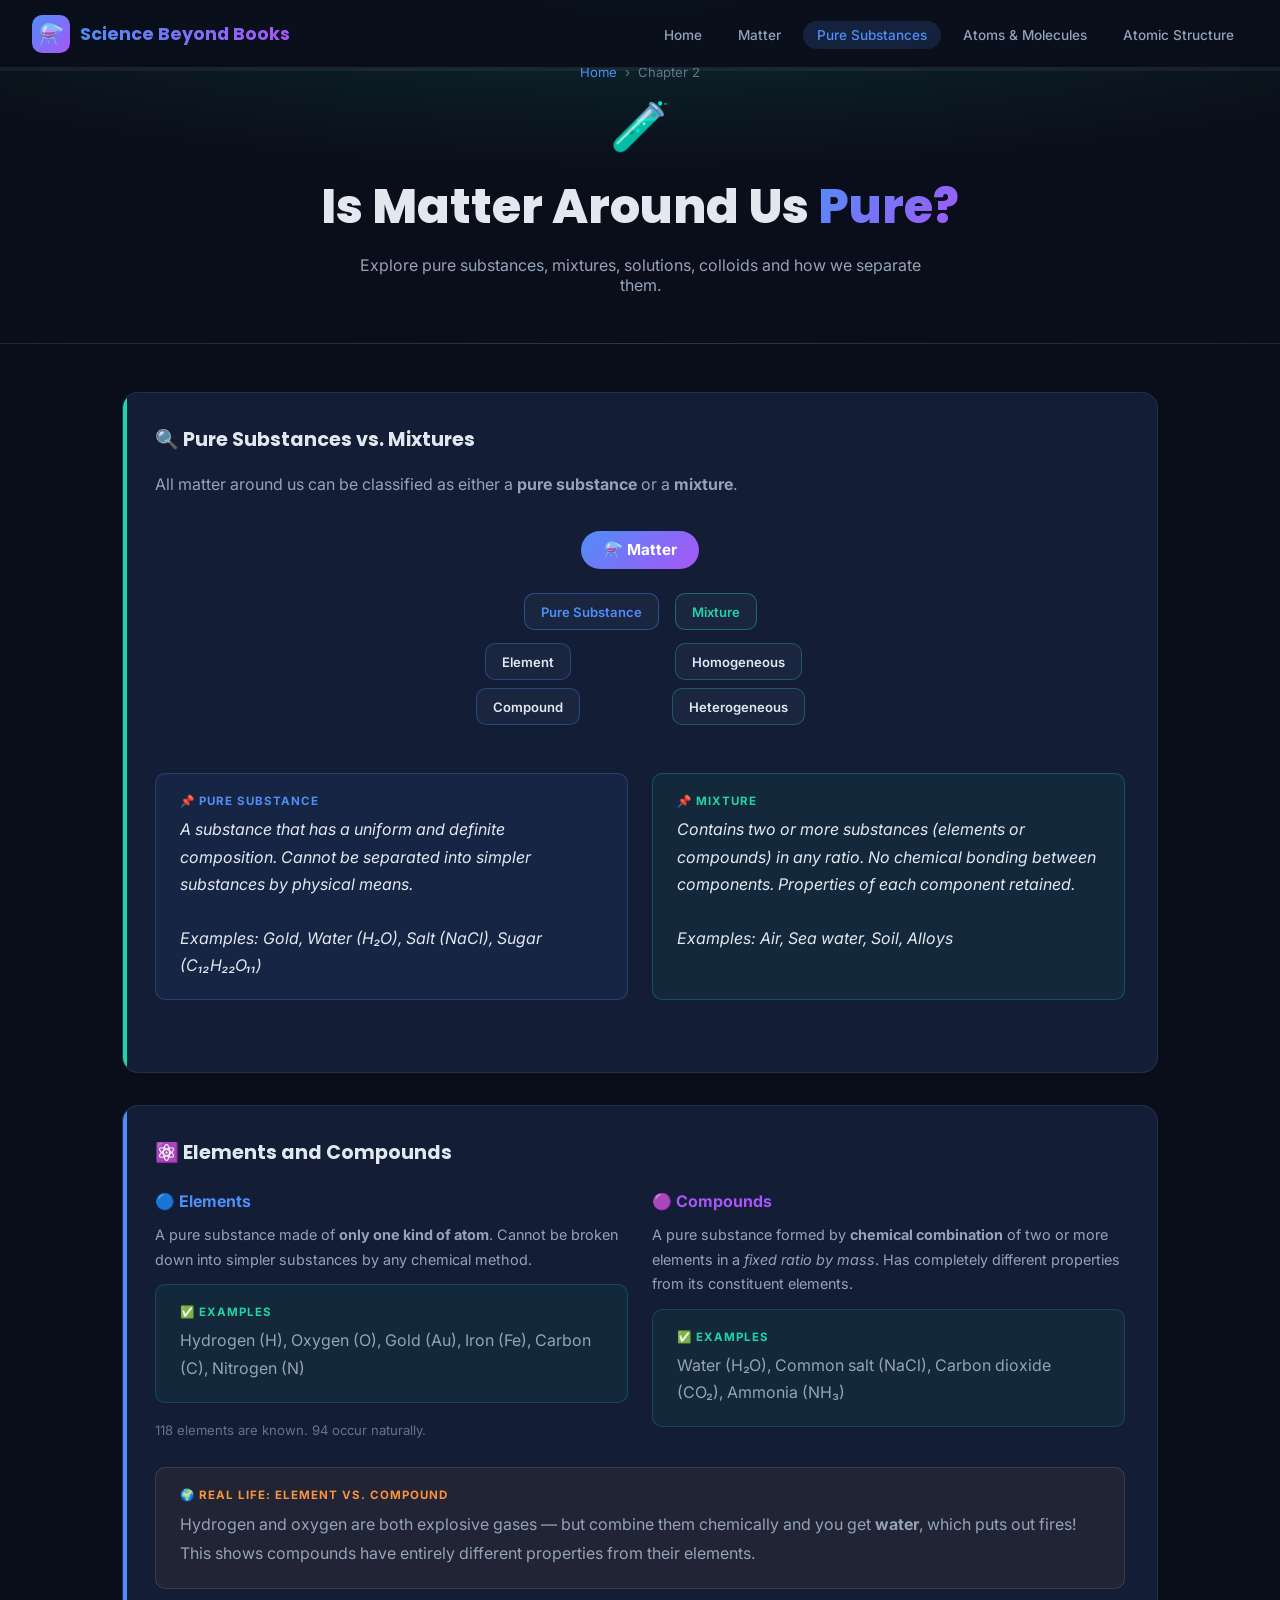
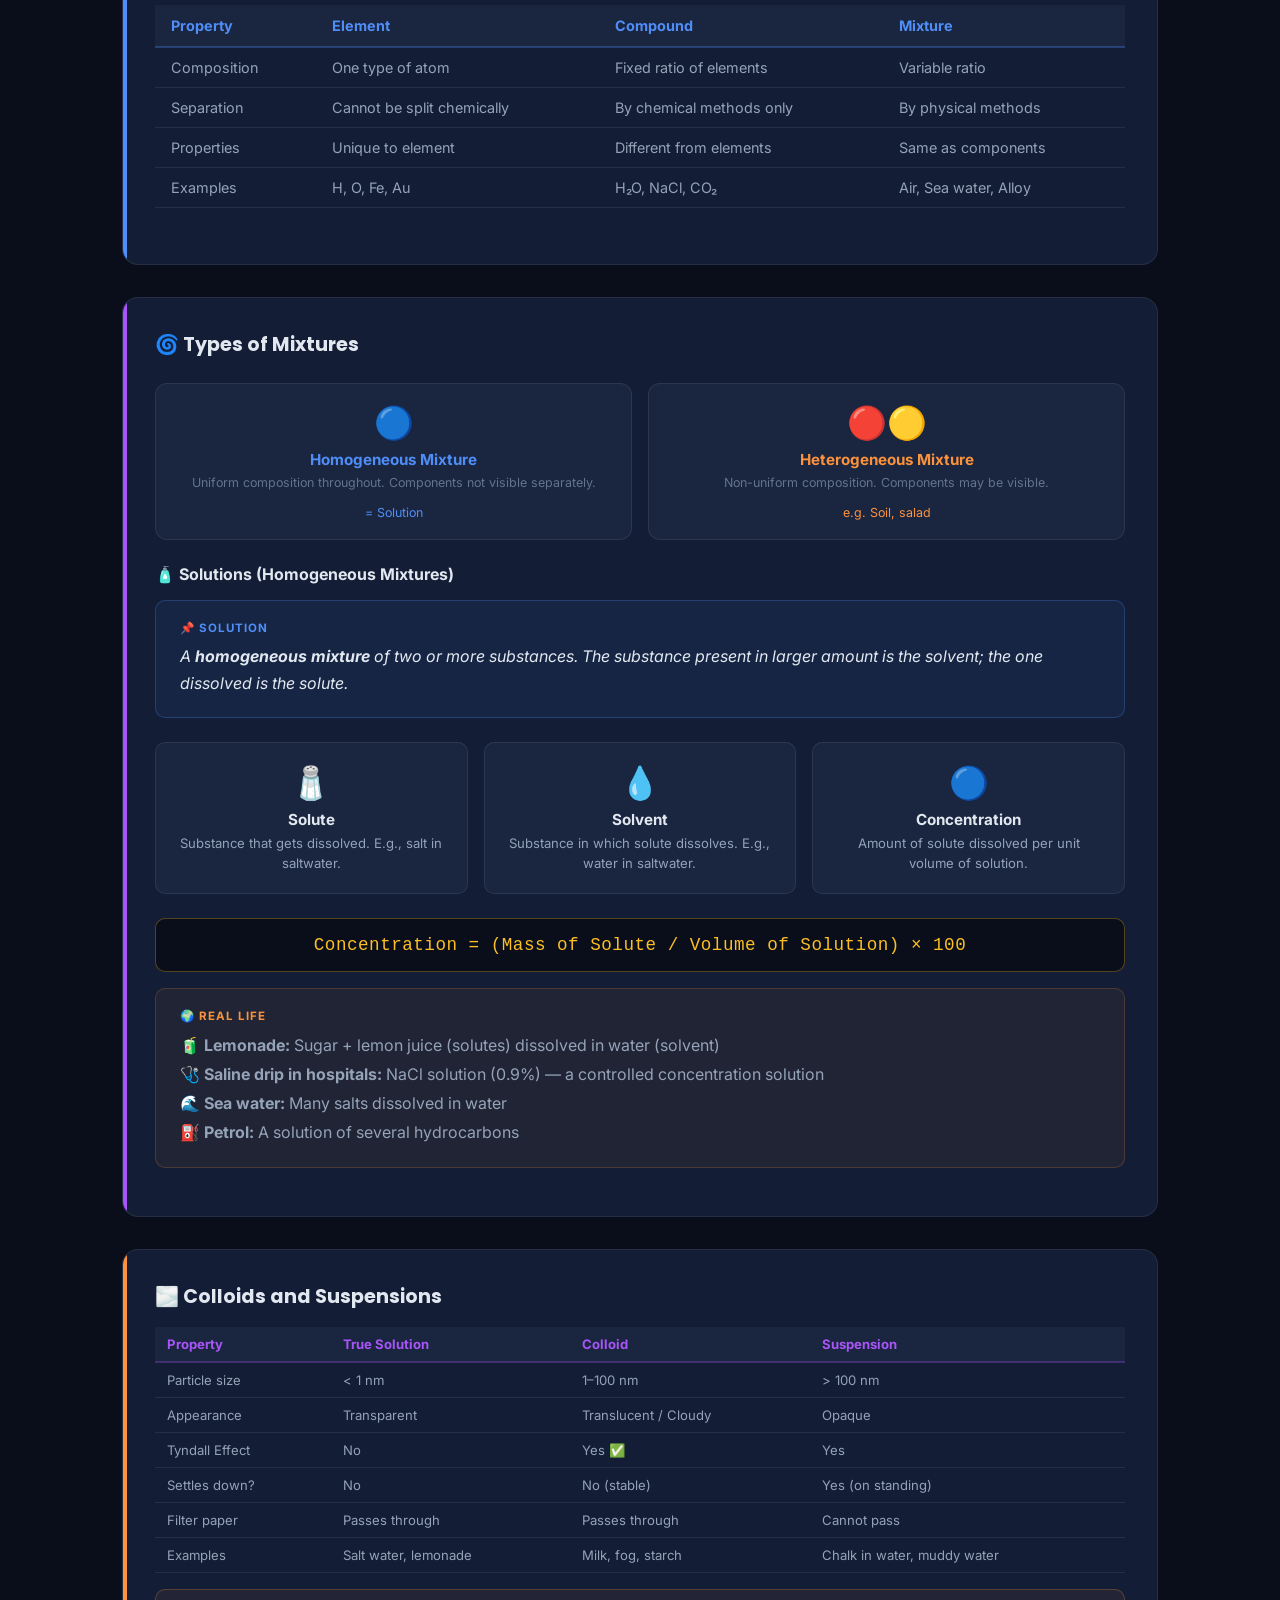
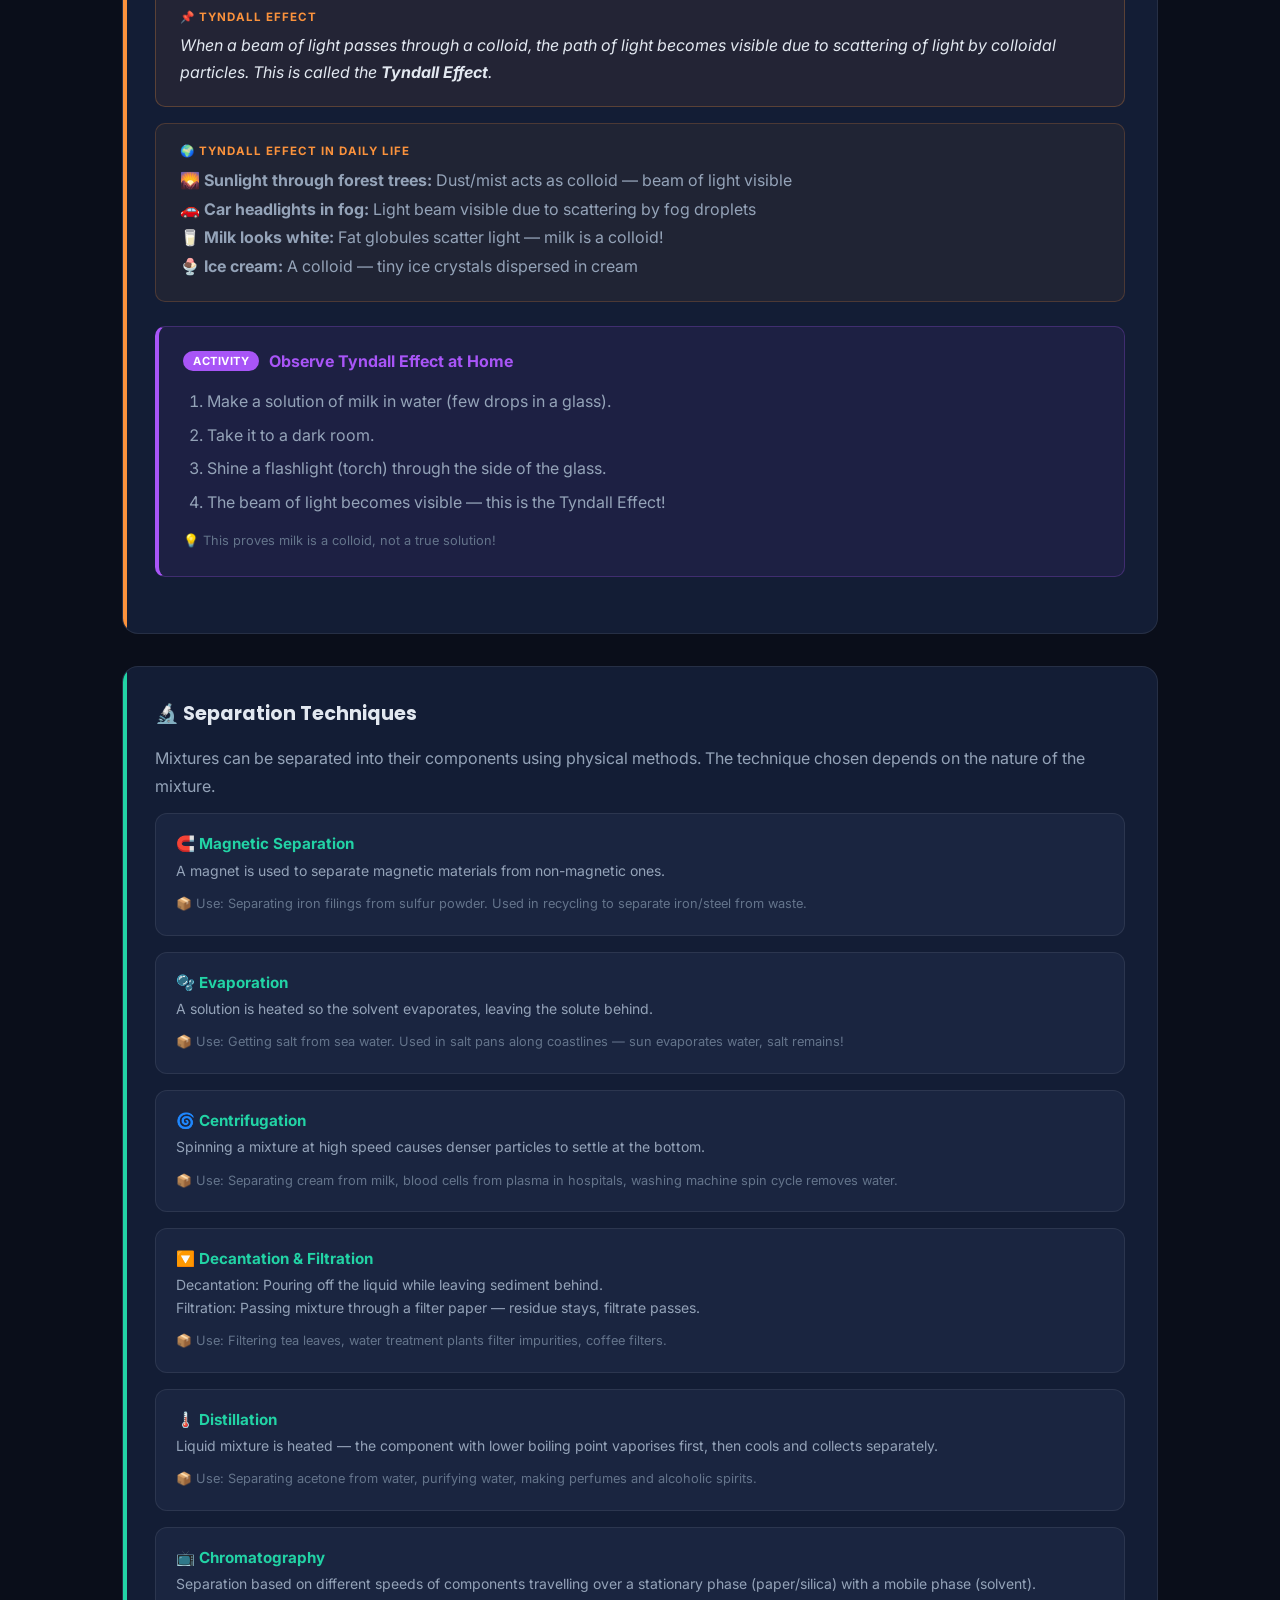
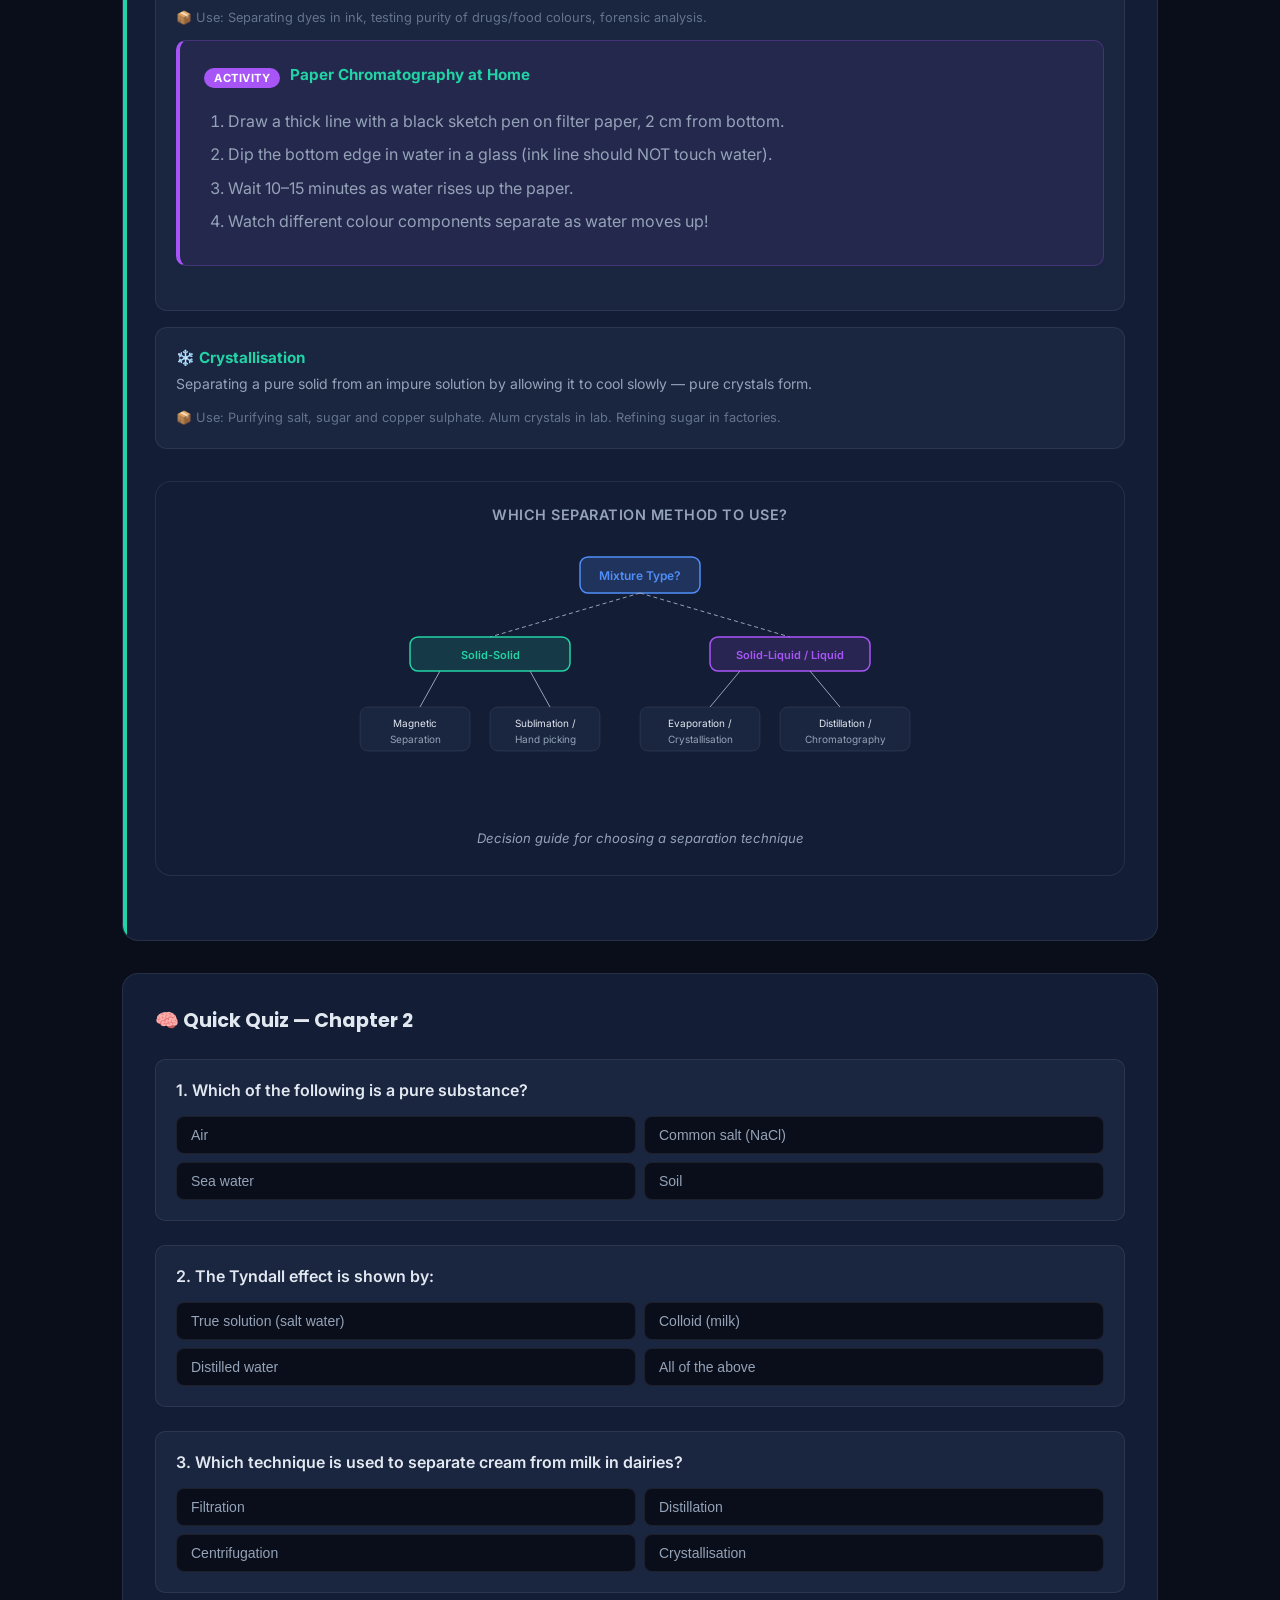
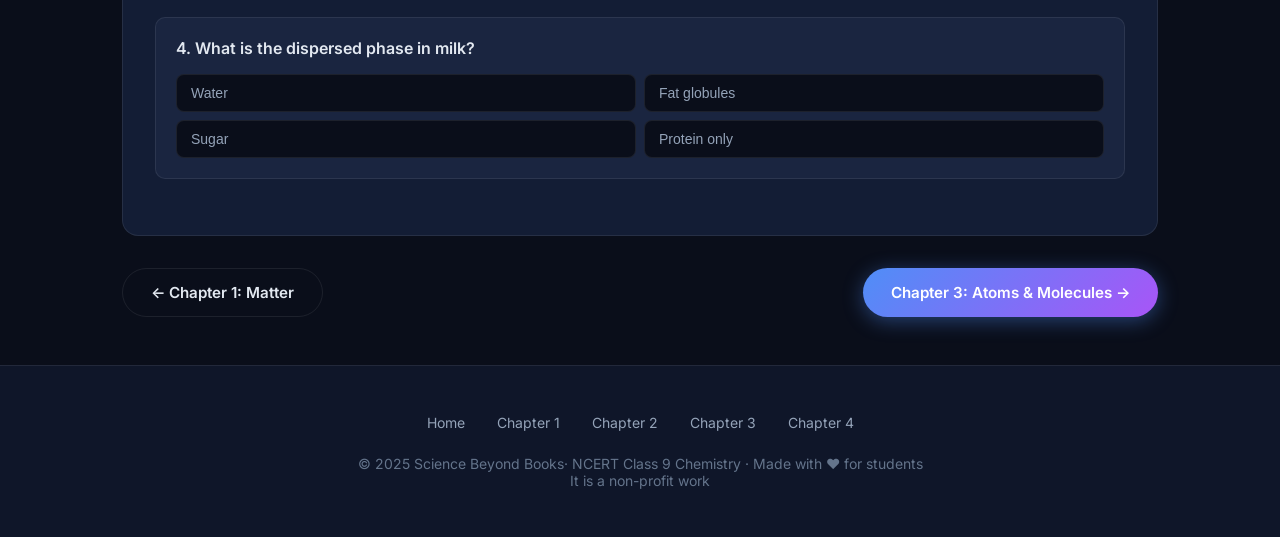
<file: chapter2.html>
<!DOCTYPE html>
<html lang="en">

<head>
  <meta charset="UTF-8">
  <meta name="viewport" content="width=device-width,initial-scale=1.0">
  <title>Chapter 2: Is Matter Around Us Pure? – Science Beyond Books</title>
  <meta name="description"
    content="Elements, compounds, mixtures, solutions, colloids and separation techniques – Class 9 NCERT Chemistry.">
  <link rel="stylesheet" href="styles.css">
  <style>
    .mix-diagram {
      display: flex;
      gap: 1rem;
      flex-wrap: wrap;
      justify-content: center;
      margin: 1.5rem 0
    }

    .mix-box {
      background: var(--bg-card2);
      border: 1px solid var(--border);
      border-radius: 12px;
      padding: 1.2rem;
      text-align: center;
      min-width: 150px;
      flex: 1
    }

    .mix-box .icon {
      font-size: 2rem;
      margin-bottom: .5rem
    }

    .mix-box h4 {
      font-size: .95rem;
      font-weight: 700;
      margin-bottom: .3rem
    }

    .mix-box p {
      font-size: .78rem;
      color: var(--text-muted);
      line-height: 1.5
    }

    .sep-card {
      background: var(--bg-card2);
      border: 1px solid var(--border);
      border-radius: 12px;
      padding: 1.25rem;
      margin-bottom: 1rem
    }

    .sep-card h4 {
      font-size: .95rem;
      font-weight: 700;
      color: var(--accent-green);
      margin-bottom: .4rem;
      display: flex;
      align-items: center;
      gap: 8px
    }

    .sep-card p {
      color: var(--text-secondary);
      font-size: .875rem;
      line-height: 1.6
    }

    .sep-card .use {
      color: var(--text-muted);
      font-size: .8rem;
      margin-top: .4rem
    }

    .colloid-table {
      width: 100%;
      border-collapse: collapse;
      font-size: .82rem;
      margin: 1rem 0
    }

    .colloid-table th {
      background: var(--bg-card2);
      color: var(--accent-purple);
      padding: 9px 12px;
      text-align: left;
      border-bottom: 2px solid rgba(168, 85, 247, .3)
    }

    .colloid-table td {
      padding: 9px 12px;
      border-bottom: 1px solid var(--border);
      color: var(--text-secondary)
    }

    .colloid-table tr:hover td {
      background: rgba(255, 255, 255, .02)
    }

    .mind-map {
      position: relative;
      margin: 2rem auto;
      max-width: 600px;
      text-align: center
    }

    .mind-center {
      display: inline-block;
      background: linear-gradient(135deg, var(--accent-blue), var(--accent-purple));
      color: white;
      font-weight: 700;
      padding: .6rem 1.4rem;
      border-radius: 20px;
      font-size: .95rem;
      margin-bottom: 1.5rem
    }

    .mind-row {
      display: flex;
      gap: 1rem;
      justify-content: center;
      flex-wrap: wrap
    }

    .mind-node {
      background: var(--bg-card2);
      border: 1px solid var(--border);
      border-radius: 10px;
      padding: .6rem 1rem;
      font-size: .82rem;
      font-weight: 600;
      color: var(--text-primary)
    }
  </style>
</head>

<body>
  <nav>
    <a href="index.html" class="nav-logo">
      <div class="logo-icon">⚗️</div><span>Science Beyond Books</span>
    </a>
    <ul class="nav-links">
      <li><a href="index.html">Home</a></li>
      <li><a href="chapter1.html">Matter</a></li>
      <li><a href="chapter2.html" class="active">Pure Substances</a></li>
      <li><a href="chapter3.html">Atoms &amp; Molecules</a></li>
      <li><a href="chapter4.html">Atomic Structure</a></li>
    </ul>
    <div class="hamburger"><span></span><span></span><span></span></div>
  </nav>
  <div class="progress-bar">
    <div class="progress-fill"></div>
  </div>

  <div class="page-hero" style="background:radial-gradient(ellipse 70% 50% at 50% 0%,rgba(34,211,165,.15),transparent)">
    <div class="breadcrumb"><a href="index.html">Home</a> › <span>Chapter 2</span></div>
    <div style="font-size:3rem;margin-bottom:.5rem">🧪</div>
    <h1>Is Matter Around Us <span class="highlight">Pure?</span></h1>
    <p>Explore pure substances, mixtures, solutions, colloids and how we separate them.</p>
  </div>

  <div style="max-width:1100px;margin:0 auto;padding:3rem 2rem">

    <!-- PURE VS IMPURE -->
    <div class="concept-block" style="--block-color:#22d3a5">
      <h3>🔍 Pure Substances vs. Mixtures</h3>
      <p>All matter around us can be classified as either a <strong>pure substance</strong> or a
        <strong>mixture</strong>.
      </p>
      <div class="mind-map">
        <div class="mind-center">⚗️ Matter</div>
        <div class="mind-row">
          <div class="mind-node" style="border-color:rgba(79,142,247,.4);color:var(--accent-blue)">Pure Substance</div>
          <div class="mind-node" style="border-color:rgba(34,211,165,.4);color:var(--accent-green)">Mixture</div>
        </div>
        <div style="margin-top:.8rem;display:flex;gap:1rem;justify-content:center;flex-wrap:wrap">
          <div style="display:flex;flex-direction:column;gap:.5rem;align-items:center">
            <div class="mind-node" style="border-color:rgba(79,142,247,.3)">Element</div>
            <div class="mind-node" style="border-color:rgba(79,142,247,.3)">Compound</div>
          </div>
          <div style="width:60px"></div>
          <div style="display:flex;flex-direction:column;gap:.5rem;align-items:center">
            <div class="mind-node" style="border-color:rgba(34,211,165,.3)">Homogeneous</div>
            <div class="mind-node" style="border-color:rgba(34,211,165,.3)">Heterogeneous</div>
          </div>
        </div>
      </div>

      <div class="two-col">
        <div class="definition-box">
          <div class="def-label" style="color:var(--accent-blue)">📌 Pure Substance</div>
          <p>A substance that has a <em>uniform and definite composition</em>. Cannot be separated into simpler
            substances by physical means.<br><br>
            Examples: Gold, Water (H₂O), Salt (NaCl), Sugar (C₁₂H₂₂O₁₁)</p>
        </div>
        <div class="definition-box" style="background:rgba(34,211,165,.06);border-color:rgba(34,211,165,.25)">
          <div class="def-label" style="color:var(--accent-green)">📌 Mixture</div>
          <p>Contains two or more substances (elements or compounds) in <em>any ratio</em>. No chemical bonding between
            components. Properties of each component retained.<br><br>
            Examples: Air, Sea water, Soil, Alloys</p>
        </div>
      </div>
    </div>

    <!-- ELEMENTS AND COMPOUNDS -->
    <div class="concept-block" style="--block-color:#4f8ef7">
      <h3>⚛️ Elements and Compounds</h3>
      <div class="two-col">
        <div>
          <h4 style="color:var(--accent-blue);margin-bottom:.75rem">🔵 Elements</h4>
          <p style="color:var(--text-secondary);line-height:1.7;font-size:.9rem">A pure substance made of <strong>only
              one kind of atom</strong>. Cannot be broken down into simpler substances by any chemical method.</p>
          <div class="example-box" style="margin-top:.75rem">
            <div class="ex-label">✅ Examples</div>
            <p>Hydrogen (H), Oxygen (O), Gold (Au), Iron (Fe), Carbon (C), Nitrogen (N)</p>
          </div>
          <p style="color:var(--text-muted);font-size:.82rem;margin-top:.5rem">118 elements are known. 94 occur
            naturally.</p>
        </div>
        <div>
          <h4 style="color:var(--accent-purple);margin-bottom:.75rem">🟣 Compounds</h4>
          <p style="color:var(--text-secondary);line-height:1.7;font-size:.9rem">A pure substance formed by
            <strong>chemical combination</strong> of two or more elements in a <em>fixed ratio by mass</em>. Has
            completely different properties from its constituent elements.
          </p>
          <div class="example-box" style="margin-top:.75rem">
            <div class="ex-label">✅ Examples</div>
            <p>Water (H₂O), Common salt (NaCl), Carbon dioxide (CO₂), Ammonia (NH₃)</p>
          </div>
        </div>
      </div>
      <div class="reallife-box">
        <div class="rl-label">🌍 Real Life: Element vs. Compound</div>
        <p>Hydrogen and oxygen are both explosive gases — but combine them chemically and you get
          <strong>water</strong>, which puts out fires! This shows compounds have entirely different properties from
          their elements.
        </p>
      </div>

      <table class="chem-table" style="margin-top:1rem">
        <thead>
          <tr>
            <th>Property</th>
            <th>Element</th>
            <th>Compound</th>
            <th>Mixture</th>
          </tr>
        </thead>
        <tbody>
          <tr>
            <td>Composition</td>
            <td>One type of atom</td>
            <td>Fixed ratio of elements</td>
            <td>Variable ratio</td>
          </tr>
          <tr>
            <td>Separation</td>
            <td>Cannot be split chemically</td>
            <td>By chemical methods only</td>
            <td>By physical methods</td>
          </tr>
          <tr>
            <td>Properties</td>
            <td>Unique to element</td>
            <td>Different from elements</td>
            <td>Same as components</td>
          </tr>
          <tr>
            <td>Examples</td>
            <td>H, O, Fe, Au</td>
            <td>H₂O, NaCl, CO₂</td>
            <td>Air, Sea water, Alloy</td>
          </tr>
        </tbody>
      </table>
    </div>

    <!-- MIXTURES -->
    <div class="concept-block" style="--block-color:#a855f7">
      <h3>🌀 Types of Mixtures</h3>
      <div class="mix-diagram">
        <div class="mix-box">
          <div class="icon">🔵</div>
          <h4 style="color:var(--accent-blue)">Homogeneous Mixture</h4>
          <p>Uniform composition throughout. Components not visible separately.</p>
          <div style="margin-top:.5rem;font-size:.78rem;color:var(--accent-blue)">= Solution</div>
        </div>
        <div class="mix-box">
          <div class="icon">🔴🟡</div>
          <h4 style="color:var(--accent-orange)">Heterogeneous Mixture</h4>
          <p>Non-uniform composition. Components may be visible.</p>
          <div style="margin-top:.5rem;font-size:.78rem;color:var(--accent-orange)">e.g. Soil, salad</div>
        </div>
      </div>

      <h4 style="margin:1.2rem 0 .75rem;font-size:1rem">🧴 Solutions (Homogeneous Mixtures)</h4>
      <div class="definition-box">
        <div class="def-label">📌 Solution</div>
        <p>A <strong>homogeneous mixture</strong> of two or more substances. The substance present in larger amount is
          the <em>solvent</em>; the one dissolved is the <em>solute</em>.</p>
      </div>
      <div class="info-grid">
        <div class="info-card">
          <div class="info-icon">🧂</div>
          <h4>Solute</h4>
          <p>Substance that gets dissolved. E.g., salt in saltwater.</p>
        </div>
        <div class="info-card">
          <div class="info-icon">💧</div>
          <h4>Solvent</h4>
          <p>Substance in which solute dissolves. E.g., water in saltwater.</p>
        </div>
        <div class="info-card">
          <div class="info-icon">🔵</div>
          <h4>Concentration</h4>
          <p>Amount of solute dissolved per unit volume of solution.</p>
        </div>
      </div>
      <div class="formula-box">Concentration = (Mass of Solute / Volume of Solution) × 100</div>
      <div class="reallife-box">
        <div class="rl-label">🌍 Real Life</div>
        <p>
          🧃 <strong>Lemonade:</strong> Sugar + lemon juice (solutes) dissolved in water (solvent)<br>
          🩺 <strong>Saline drip in hospitals:</strong> NaCl solution (0.9%) — a controlled concentration solution<br>
          🌊 <strong>Sea water:</strong> Many salts dissolved in water<br>
          ⛽ <strong>Petrol:</strong> A solution of several hydrocarbons
        </p>
      </div>
    </div>

    <!-- COLLOIDS & SUSPENSION -->
    <div class="concept-block" style="--block-color:#fb923c">
      <h3>🌫️ Colloids and Suspensions</h3>
      <table class="colloid-table">
        <thead>
          <tr>
            <th>Property</th>
            <th>True Solution</th>
            <th>Colloid</th>
            <th>Suspension</th>
          </tr>
        </thead>
        <tbody>
          <tr>
            <td>Particle size</td>
            <td>&lt; 1 nm</td>
            <td>1–100 nm</td>
            <td>&gt; 100 nm</td>
          </tr>
          <tr>
            <td>Appearance</td>
            <td>Transparent</td>
            <td>Translucent / Cloudy</td>
            <td>Opaque</td>
          </tr>
          <tr>
            <td>Tyndall Effect</td>
            <td>No</td>
            <td>Yes ✅</td>
            <td>Yes</td>
          </tr>
          <tr>
            <td>Settles down?</td>
            <td>No</td>
            <td>No (stable)</td>
            <td>Yes (on standing)</td>
          </tr>
          <tr>
            <td>Filter paper</td>
            <td>Passes through</td>
            <td>Passes through</td>
            <td>Cannot pass</td>
          </tr>
          <tr>
            <td>Examples</td>
            <td>Salt water, lemonade</td>
            <td>Milk, fog, starch</td>
            <td>Chalk in water, muddy water</td>
          </tr>
        </tbody>
      </table>

      <div class="definition-box" style="background:rgba(251,146,60,.07);border-color:rgba(251,146,60,.25)">
        <div class="def-label" style="color:var(--accent-orange)">📌 Tyndall Effect</div>
        <p>When a beam of light passes through a colloid, the path of light becomes visible due to <em>scattering of
            light by colloidal particles</em>. This is called the <strong>Tyndall Effect</strong>.</p>
      </div>
      <div class="reallife-box">
        <div class="rl-label">🌍 Tyndall Effect in Daily Life</div>
        <p>
          🌄 <strong>Sunlight through forest trees:</strong> Dust/mist acts as colloid — beam of light visible<br>
          🚗 <strong>Car headlights in fog:</strong> Light beam visible due to scattering by fog droplets<br>
          🥛 <strong>Milk looks white:</strong> Fat globules scatter light — milk is a colloid!<br>
          🍨 <strong>Ice cream:</strong> A colloid — tiny ice crystals dispersed in cream
        </p>
      </div>
      <div class="activity-box">
        <div class="act-header"><span class="act-badge">Activity</span>
          <h4>Observe Tyndall Effect at Home</h4>
        </div>
        <ol>
          <li>Make a solution of milk in water (few drops in a glass).</li>
          <li>Take it to a dark room.</li>
          <li>Shine a flashlight (torch) through the side of the glass.</li>
          <li>The beam of light becomes visible — this is the Tyndall Effect!</li>
        </ol>
        <p style="color:var(--text-muted);font-size:.8rem;margin-top:.75rem">💡 This proves milk is a colloid, not a
          true solution!</p>
      </div>
    </div>

    <!-- SEPARATION TECHNIQUES -->
    <div class="concept-block" style="--block-color:#22d3a5">
      <h3>🔬 Separation Techniques</h3>
      <p>Mixtures can be separated into their components using physical methods. The technique chosen depends on the
        nature of the mixture.</p>

      <div class="sep-card">
        <h4>🧲 Magnetic Separation</h4>
        <p>A magnet is used to separate magnetic materials from non-magnetic ones.</p>
        <p class="use">📦 Use: Separating iron filings from sulfur powder. Used in recycling to separate iron/steel from
          waste.</p>
      </div>

      <div class="sep-card">
        <h4>🫧 Evaporation</h4>
        <p>A solution is heated so the solvent evaporates, leaving the solute behind.</p>
        <p class="use">📦 Use: Getting salt from sea water. Used in salt pans along coastlines — sun evaporates water,
          salt remains!</p>
      </div>

      <div class="sep-card">
        <h4>🌀 Centrifugation</h4>
        <p>Spinning a mixture at high speed causes denser particles to settle at the bottom.</p>
        <p class="use">📦 Use: Separating cream from milk, blood cells from plasma in hospitals, washing machine spin
          cycle removes water.</p>
      </div>

      <div class="sep-card">
        <h4>🔽 Decantation &amp; Filtration</h4>
        <p>Decantation: Pouring off the liquid while leaving sediment behind.<br>
          Filtration: Passing mixture through a filter paper — residue stays, filtrate passes.</p>
        <p class="use">📦 Use: Filtering tea leaves, water treatment plants filter impurities, coffee filters.</p>
      </div>

      <div class="sep-card">
        <h4>🌡️ Distillation</h4>
        <p>Liquid mixture is heated — the component with lower boiling point vaporises first, then cools and collects
          separately.</p>
        <p class="use">📦 Use: Separating acetone from water, purifying water, making perfumes and alcoholic spirits.
        </p>
      </div>

      <div class="sep-card">
        <h4>📺 Chromatography</h4>
        <p>Separation based on different speeds of components travelling over a stationary phase (paper/silica) with a
          mobile phase (solvent).</p>
        <p class="use">📦 Use: Separating dyes in ink, testing purity of drugs/food colours, forensic analysis.</p>
        <div class="activity-box" style="margin-top:.75rem">
          <div class="act-header"><span class="act-badge">Activity</span>
            <h4>Paper Chromatography at Home</h4>
          </div>
          <ol>
            <li>Draw a thick line with a black sketch pen on filter paper, 2 cm from bottom.</li>
            <li>Dip the bottom edge in water in a glass (ink line should NOT touch water).</li>
            <li>Wait 10–15 minutes as water rises up the paper.</li>
            <li>Watch different colour components separate as water moves up!</li>
          </ol>
        </div>
      </div>

      <div class="sep-card">
        <h4>❄️ Crystallisation</h4>
        <p>Separating a pure solid from an impure solution by allowing it to cool slowly — pure crystals form.</p>
        <p class="use">📦 Use: Purifying salt, sugar and copper sulphate. Alum crystals in lab. Refining sugar in
          factories.</p>
      </div>

      <div class="diagram-container">
        <h4>Which Separation Method to Use?</h4>
        <svg viewBox="0 0 580 260" width="100%" style="max-width:580px;font-family:Inter,sans-serif">
          <rect x="230" y="10" width="120" height="36" rx="8" fill="rgba(79,142,247,.2)" stroke="#4f8ef7"
            stroke-width="1.5" />
          <text x="290" y="33" text-anchor="middle" fill="#4f8ef7" font-size="12" font-weight="600">Mixture Type?</text>

          <line x1="290" y1="46" x2="140" y2="90" stroke="#94a3b8" stroke-width="1" stroke-dasharray="4,3" />
          <line x1="290" y1="46" x2="440" y2="90" stroke="#94a3b8" stroke-width="1" stroke-dasharray="4,3" />

          <rect x="60" y="90" width="160" height="34" rx="8" fill="rgba(34,211,165,.15)" stroke="#22d3a5"
            stroke-width="1.5" />
          <text x="140" y="112" text-anchor="middle" fill="#22d3a5" font-size="11" font-weight="600">Solid-Solid</text>

          <rect x="360" y="90" width="160" height="34" rx="8" fill="rgba(168,85,247,.15)" stroke="#a855f7"
            stroke-width="1.5" />
          <text x="440" y="112" text-anchor="middle" fill="#a855f7" font-size="11" font-weight="600">Solid-Liquid /
            Liquid</text>

          <line x1="90" y1="124" x2="70" y2="160" stroke="#94a3b8" stroke-width="1" />
          <line x1="180" y1="124" x2="200" y2="160" stroke="#94a3b8" stroke-width="1" />

          <rect x="10" y="160" width="110" height="44" rx="8" fill="var(--bg-card2)" stroke="var(--border)"
            stroke-width="1" />
          <text x="65" y="180" text-anchor="middle" fill="#e2e8f0" font-size="10">Magnetic</text>
          <text x="65" y="196" text-anchor="middle" fill="#94a3b8" font-size="10">Separation</text>

          <rect x="140" y="160" width="110" height="44" rx="8" fill="var(--bg-card2)" stroke="var(--border)"
            stroke-width="1" />
          <text x="195" y="180" text-anchor="middle" fill="#e2e8f0" font-size="10">Sublimation /</text>
          <text x="195" y="196" text-anchor="middle" fill="#94a3b8" font-size="10">Hand picking</text>

          <line x1="390" y1="124" x2="360" y2="160" stroke="#94a3b8" stroke-width="1" />
          <line x1="460" y1="124" x2="490" y2="160" stroke="#94a3b8" stroke-width="1" />

          <rect x="290" y="160" width="120" height="44" rx="8" fill="var(--bg-card2)" stroke="var(--border)"
            stroke-width="1" />
          <text x="350" y="180" text-anchor="middle" fill="#e2e8f0" font-size="10">Evaporation /</text>
          <text x="350" y="196" text-anchor="middle" fill="#94a3b8" font-size="10">Crystallisation</text>

          <rect x="430" y="160" width="130" height="44" rx="8" fill="var(--bg-card2)" stroke="var(--border)"
            stroke-width="1" />
          <text x="495" y="180" text-anchor="middle" fill="#e2e8f0" font-size="10">Distillation /</text>
          <text x="495" y="196" text-anchor="middle" fill="#94a3b8" font-size="10">Chromatography</text>
        </svg>
        <p class="diagram-caption">Decision guide for choosing a separation technique</p>
      </div>
    </div>

    <!-- QUIZ -->
    <div class="quiz-section">
      <h3>🧠 Quick Quiz — Chapter 2</h3>
      <div class="quiz-q">
        <div class="q-text">1. Which of the following is a pure substance?</div>
        <div class="quiz-options">
          <button class="quiz-opt">Air</button>
          <button class="quiz-opt" data-correct="true">Common salt (NaCl)</button>
          <button class="quiz-opt">Sea water</button>
          <button class="quiz-opt">Soil</button>
        </div>
        <div class="quiz-feedback">✅ NaCl is a compound — a pure substance with a fixed composition. Air, sea water, and
          soil are all mixtures.</div>
      </div>
      <div class="quiz-q">
        <div class="q-text">2. The Tyndall effect is shown by:</div>
        <div class="quiz-options">
          <button class="quiz-opt">True solution (salt water)</button>
          <button class="quiz-opt" data-correct="true">Colloid (milk)</button>
          <button class="quiz-opt">Distilled water</button>
          <button class="quiz-opt">All of the above</button>
        </div>
        <div class="quiz-feedback">✅ Colloids show the Tyndall effect because their particles (1–100 nm) scatter light.
          True solutions have particles too small to scatter light.</div>
      </div>
      <div class="quiz-q">
        <div class="q-text">3. Which technique is used to separate cream from milk in dairies?</div>
        <div class="quiz-options">
          <button class="quiz-opt">Filtration</button>
          <button class="quiz-opt">Distillation</button>
          <button class="quiz-opt" data-correct="true">Centrifugation</button>
          <button class="quiz-opt">Crystallisation</button>
        </div>
        <div class="quiz-feedback">✅ Centrifugation spins milk at high speed — denser components (water) move outward
          while lighter cream collects near the centre.</div>
      </div>
      <div class="quiz-q">
        <div class="q-text">4. What is the dispersed phase in milk?</div>
        <div class="quiz-options">
          <button class="quiz-opt">Water</button>
          <button class="quiz-opt" data-correct="true">Fat globules</button>
          <button class="quiz-opt">Sugar</button>
          <button class="quiz-opt">Protein only</button>
        </div>
        <div class="quiz-feedback">✅ In milk, fat globules are dispersed in water — making it a liquid-in-liquid colloid
          (emulsion). That's why it looks white and shows the Tyndall Effect!</div>
      </div>
    </div>

    <div style="display:flex;gap:1rem;justify-content:space-between;flex-wrap:wrap;margin-top:2rem">
      <a href="chapter1.html" class="btn-secondary">← Chapter 1: Matter</a>
      <a href="chapter3.html" class="btn-primary">Chapter 3: Atoms &amp; Molecules →</a>
    </div>
  </div>

  <footer>
    <div class="footer-links">
      <a href="index.html">Home</a><a href="chapter1.html">Chapter 1</a><a href="chapter2.html">Chapter 2</a><a
        href="chapter3.html">Chapter 3</a><a href="chapter4.html">Chapter 4</a>
    </div>
    <p>© 2025 Science Beyond Books· NCERT Class 9 Chemistry · Made with ❤️ for students</p>
    <p>It is a non-profit work</p>
  </footer>
  <script>
    window.addEventListener('scroll', () => { const s = (window.scrollY / (document.body.scrollHeight - window.innerHeight)) * 100; const f = document.querySelector('.progress-fill'); if (f) f.style.width = s + '%'; });
    const hb = document.querySelector('.hamburger'), nl = document.querySelector('.nav-links');
    if (hb) hb.addEventListener('click', () => nl.classList.toggle('open'));
    document.querySelectorAll('.quiz-opt').forEach(btn => {
      btn.addEventListener('click', function () {
        const q = this.closest('.quiz-q'); if (q.dataset.answered) return; q.dataset.answered = true;
        const ok = this.dataset.correct === 'true';
        this.classList.add(ok ? 'correct' : 'wrong');
        if (!ok) q.querySelector('[data-correct="true"]').classList.add('correct');
        const fb = q.querySelector('.quiz-feedback'); if (fb) fb.classList.add('show');
      });
    });
  </script>
</body>

</html>
</file>
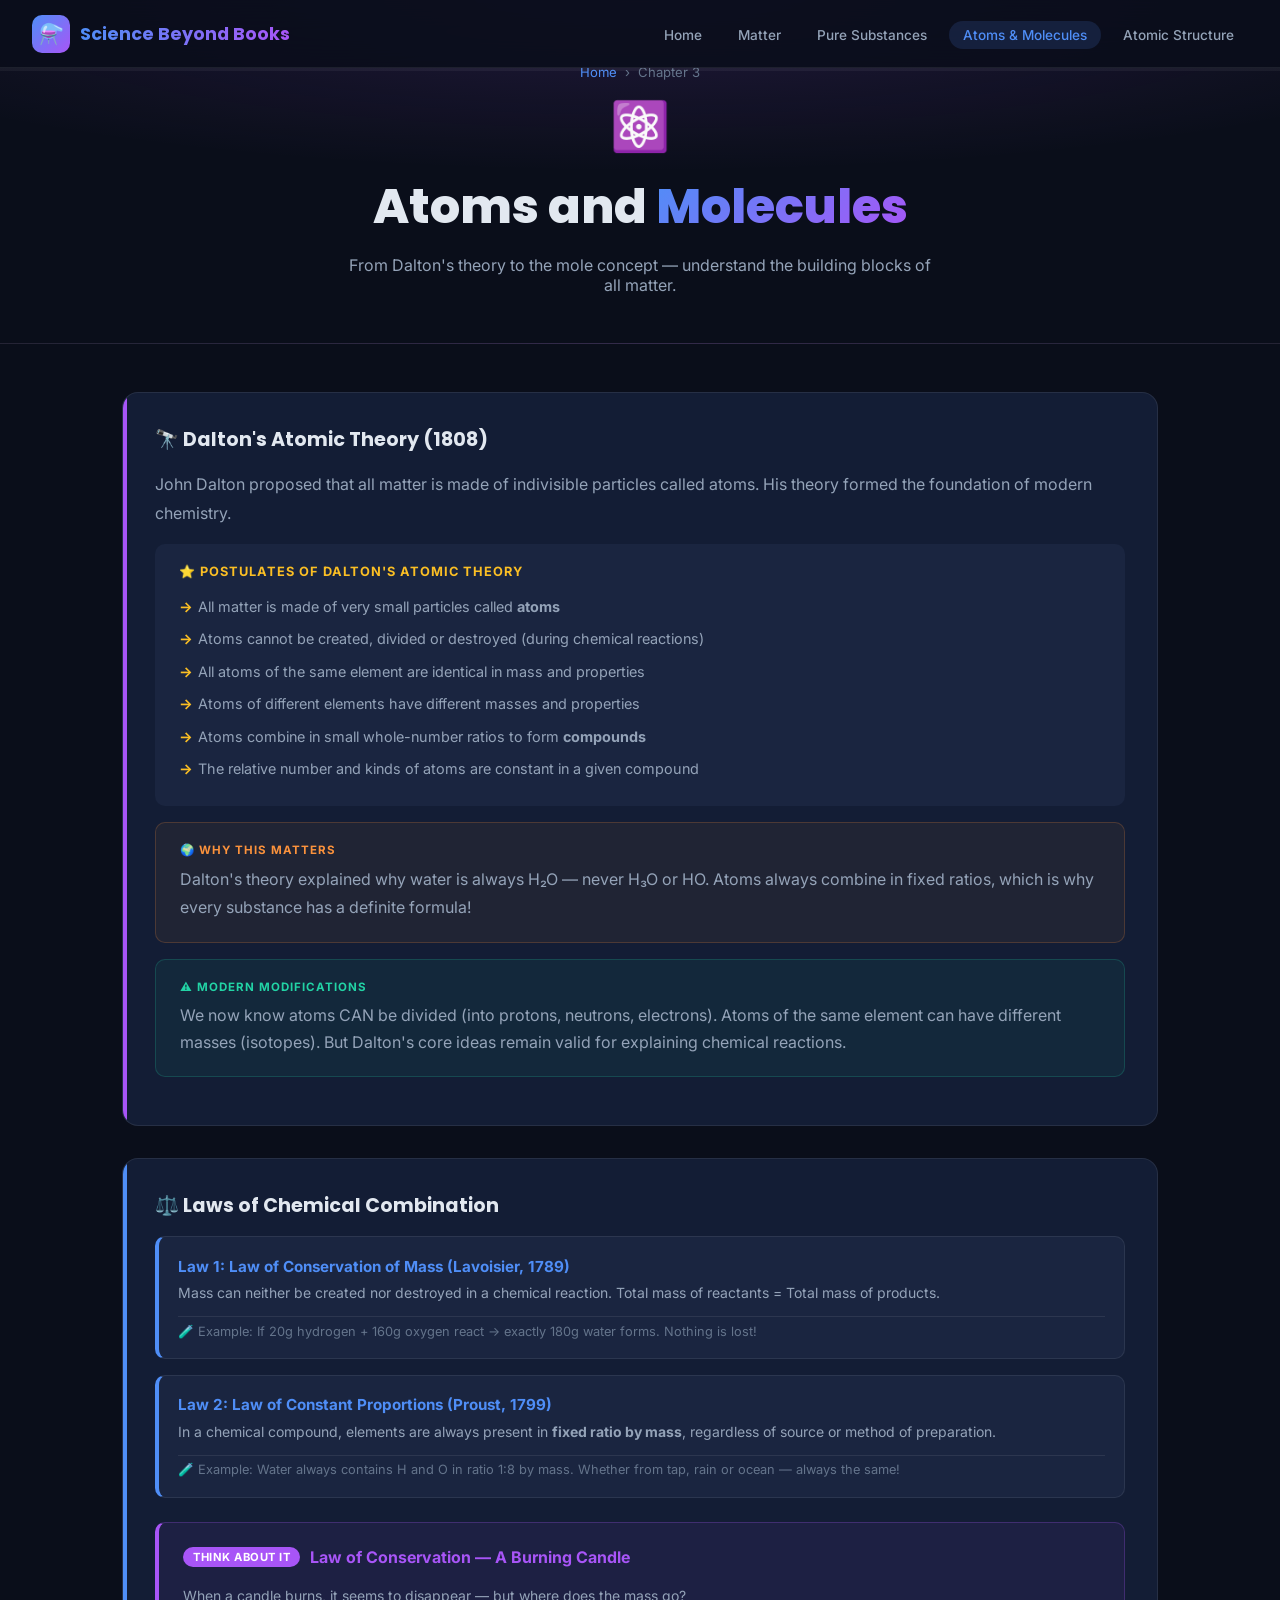
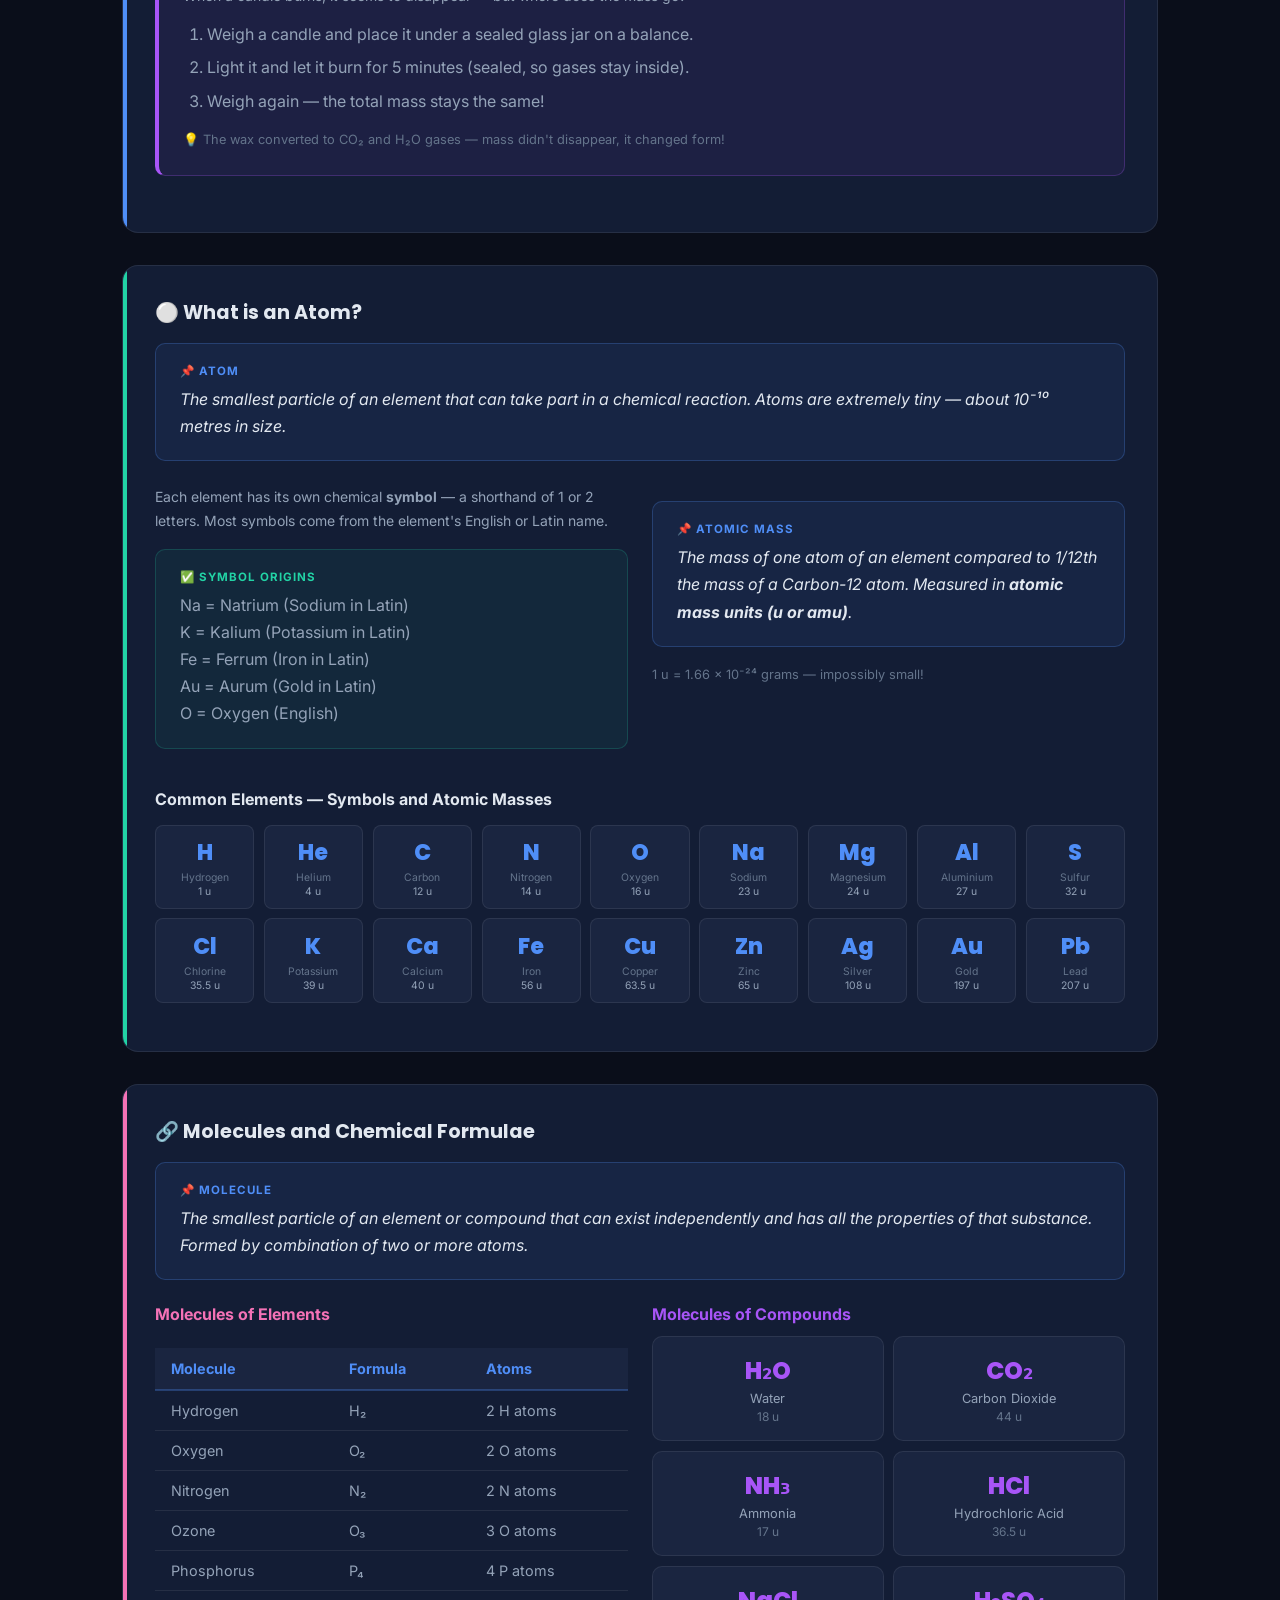
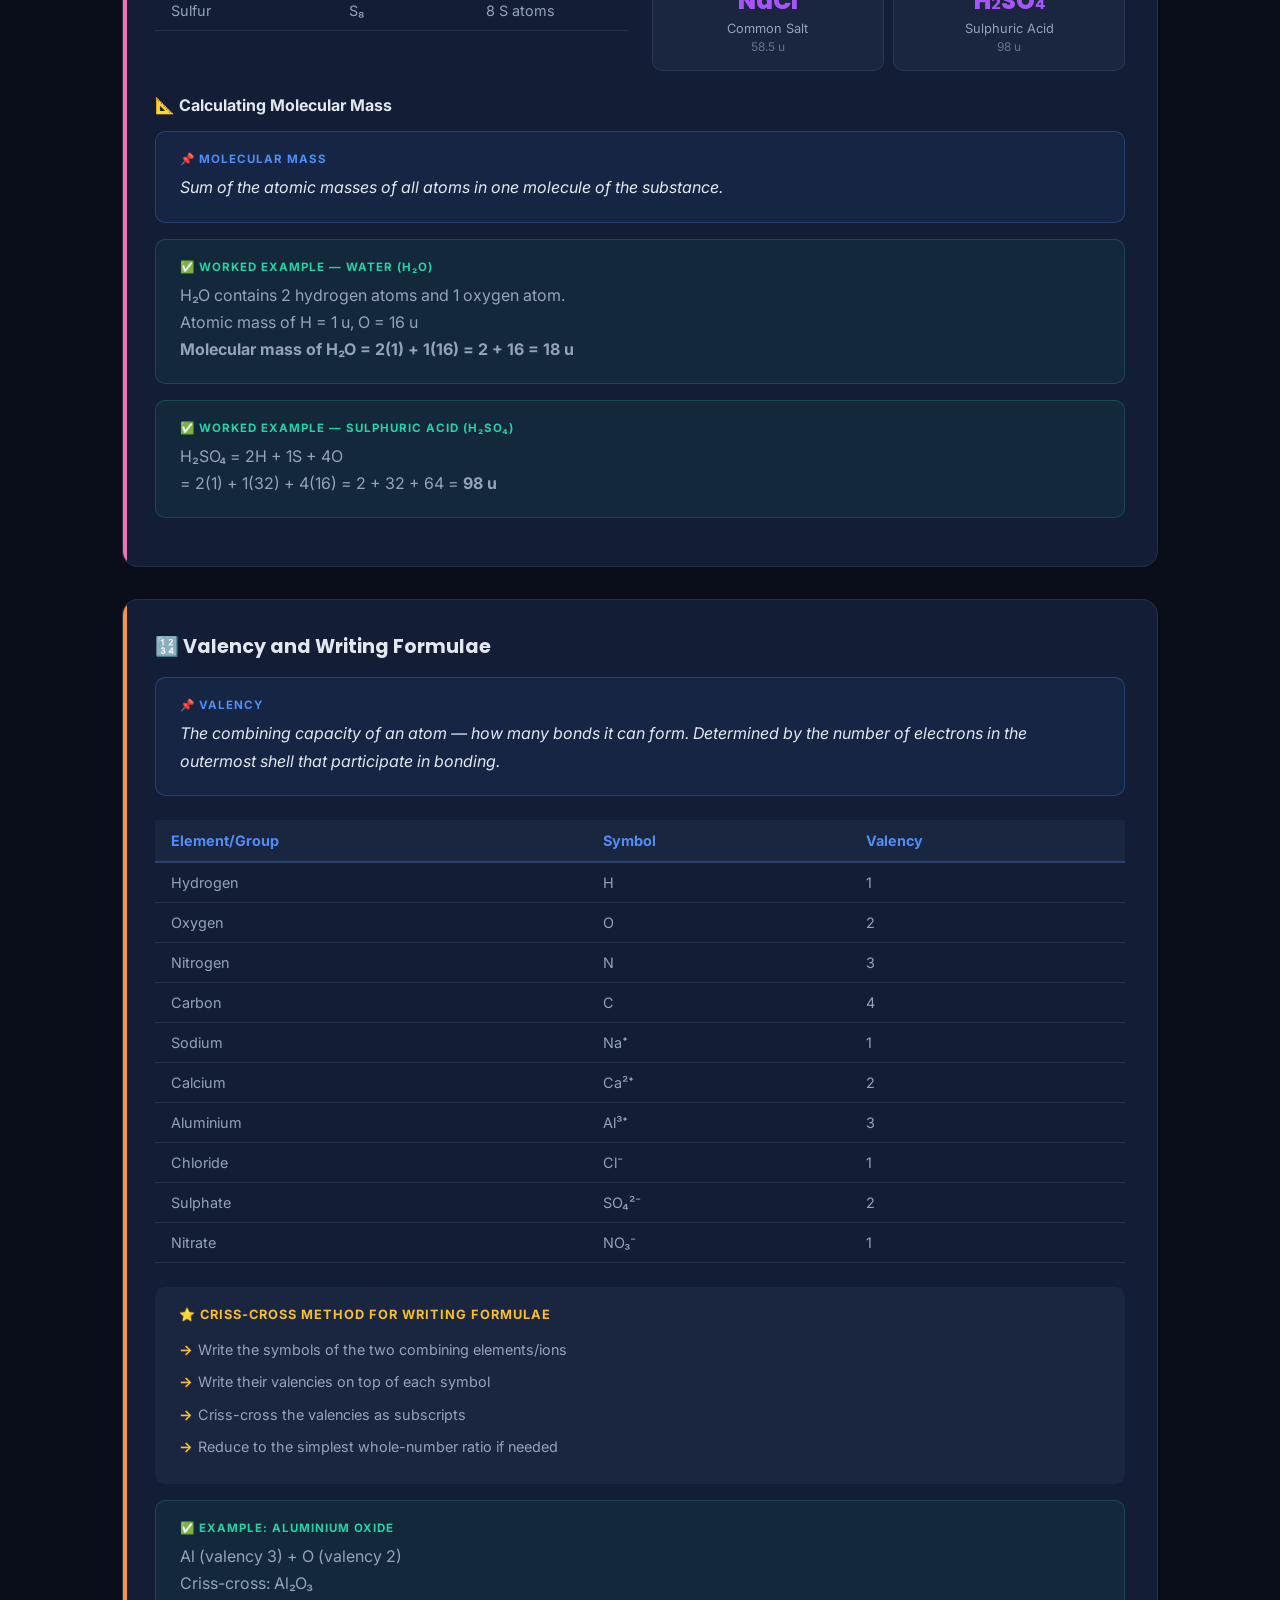
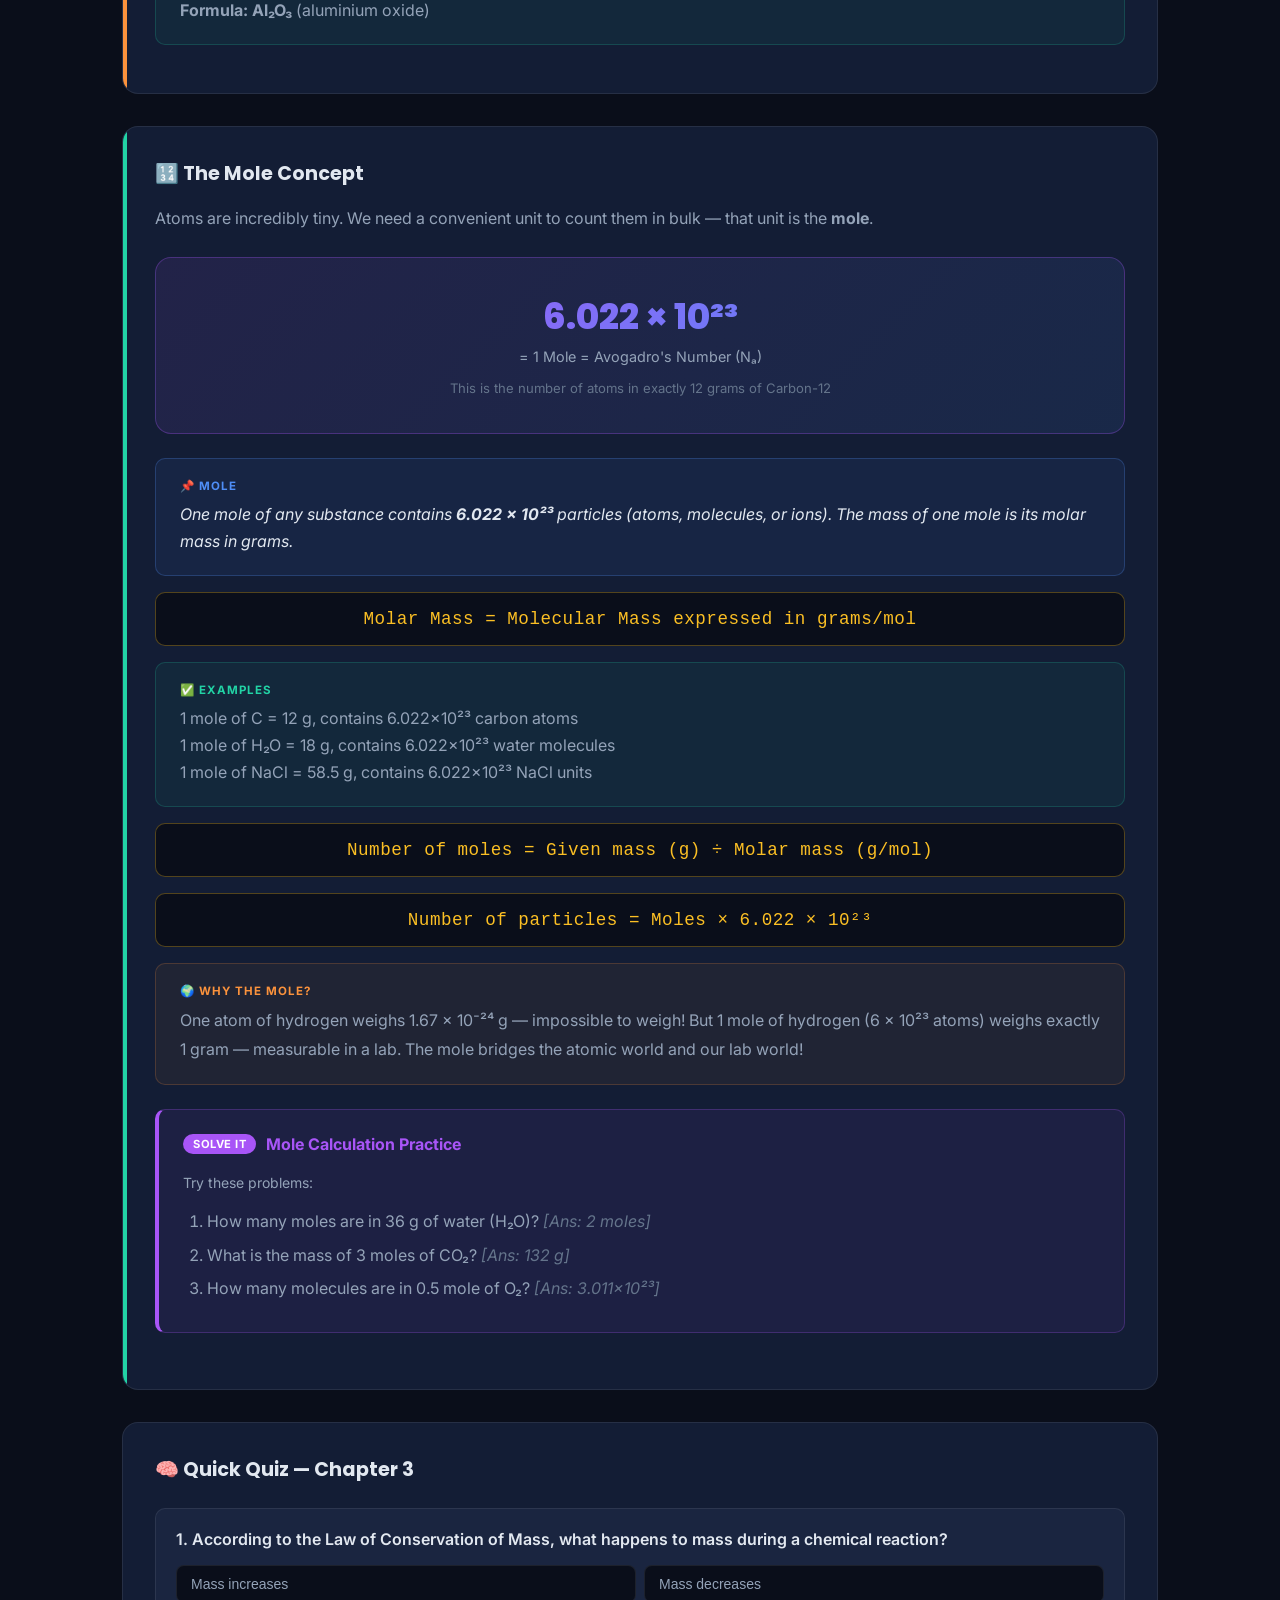
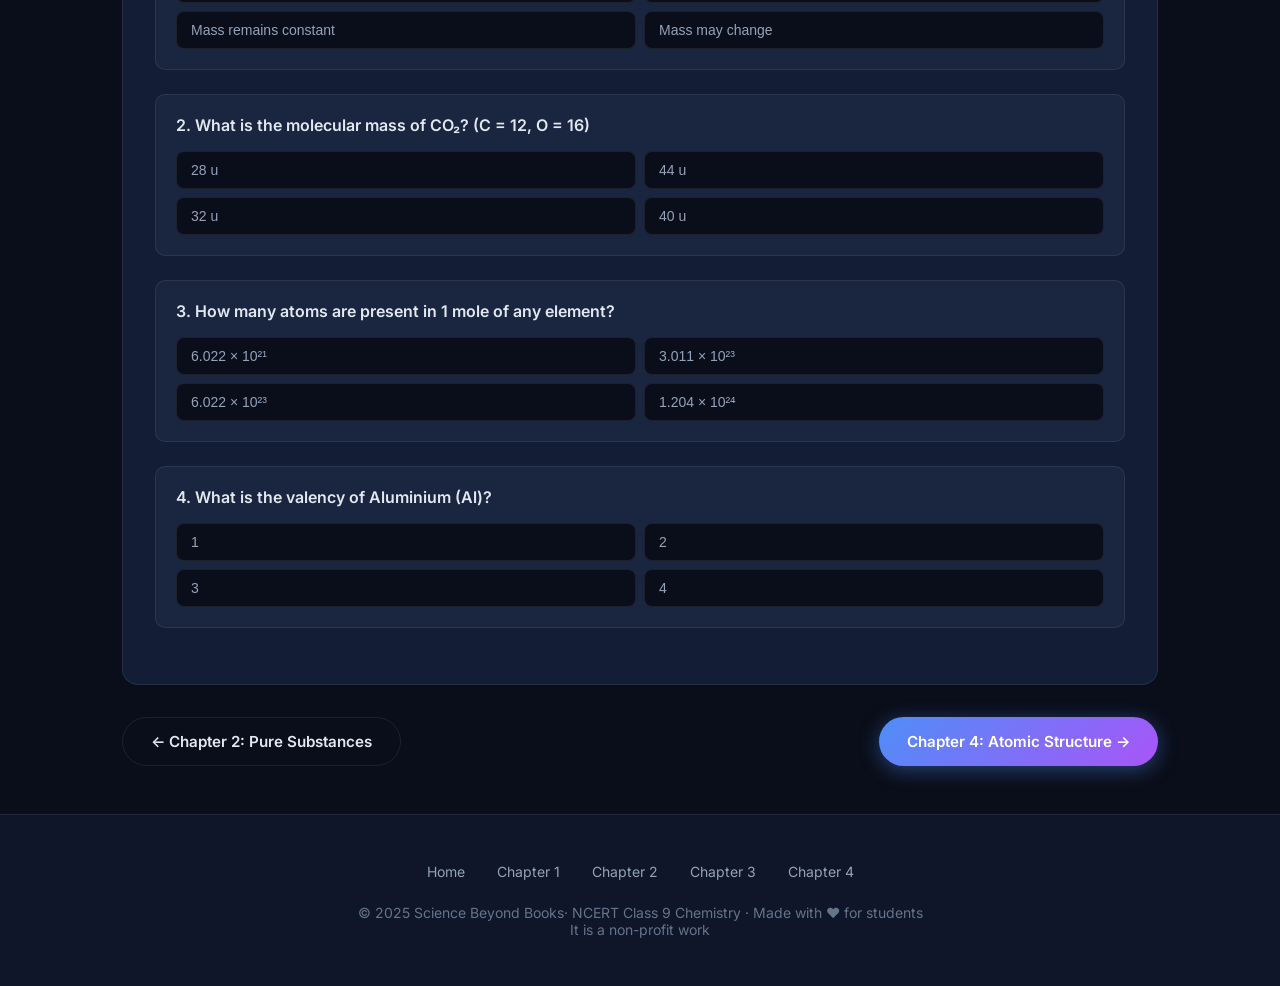
<file: chapter3.html>
<!DOCTYPE html>
<html lang="en">

<head>
  <meta charset="UTF-8">
  <meta name="viewport" content="width=device-width,initial-scale=1.0">
  <title>Chapter 3: Atoms and Molecules – Science Beyond Books</title>
  <meta name="description"
    content="Dalton's atomic theory, laws of chemical combination, atomic mass, molecular mass and mole concept – Class 9 NCERT.">
  <link rel="stylesheet" href="styles.css">
  <style>
    .law-card {
      background: var(--bg-card2);
      border: 1px solid var(--border);
      border-left: 4px solid var(--accent-blue);
      border-radius: 10px;
      padding: 1.2rem;
      margin-bottom: 1rem
    }

    .law-card h4 {
      font-size: .95rem;
      font-weight: 700;
      color: var(--accent-blue);
      margin-bottom: .4rem
    }

    .law-card p {
      color: var(--text-secondary);
      font-size: .875rem;
      line-height: 1.6
    }

    .law-card .law-eg {
      color: var(--text-muted);
      font-size: .8rem;
      margin-top: .4rem;
      padding-top: .4rem;
      border-top: 1px solid var(--border)
    }

    .symbol-grid {
      display: grid;
      grid-template-columns: repeat(auto-fill, minmax(90px, 1fr));
      gap: .6rem;
      margin: 1rem 0
    }

    .sym-cell {
      background: var(--bg-card2);
      border: 1px solid var(--border);
      border-radius: 8px;
      padding: .6rem;
      text-align: center;
      cursor: pointer;
      transition: all .2s
    }

    .sym-cell:hover {
      border-color: var(--accent-blue);
      transform: translateY(-2px)
    }

    .sym-cell .sym {
      font-size: 1.4rem;
      font-weight: 800;
      color: var(--accent-blue);
      font-family: 'Poppins', sans-serif
    }

    .sym-cell .name {
      font-size: .65rem;
      color: var(--text-muted);
      margin-top: 2px
    }

    .sym-cell .mass {
      font-size: .65rem;
      color: var(--text-secondary);
      margin-top: 1px
    }

    .molecule-card {
      background: var(--bg-card2);
      border: 1px solid var(--border);
      border-radius: 10px;
      padding: 1rem;
      text-align: center
    }

    .molecule-card .formula {
      font-size: 1.5rem;
      font-weight: 800;
      font-family: 'Poppins', sans-serif;
      color: var(--accent-purple)
    }

    .molecule-card .mname {
      font-size: .8rem;
      color: var(--text-secondary);
      margin-top: .2rem
    }

    .molecule-card .mmass {
      font-size: .75rem;
      color: var(--text-muted);
      margin-top: .2rem
    }

    .mole-visual {
      background: linear-gradient(135deg, rgba(168, 85, 247, .1), rgba(79, 142, 247, .1));
      border: 1px solid rgba(168, 85, 247, .3);
      border-radius: 16px;
      padding: 2rem;
      text-align: center;
      margin: 1.5rem 0
    }

    .mole-num {
      font-size: 2.2rem;
      font-weight: 800;
      font-family: 'Poppins', sans-serif;
      background: linear-gradient(135deg, var(--accent-purple), var(--accent-blue));
      -webkit-background-clip: text;
      -webkit-text-fill-color: transparent
    }

    .mole-label {
      color: var(--text-secondary);
      font-size: .9rem;
      margin-top: .3rem
    }
  </style>
</head>

<body>
  <nav>
    <a href="index.html" class="nav-logo">
      <div class="logo-icon">⚗️</div><span>Science Beyond Books</span>
    </a>
    <ul class="nav-links">
      <li><a href="index.html">Home</a></li>
      <li><a href="chapter1.html">Matter</a></li>
      <li><a href="chapter2.html">Pure Substances</a></li>
      <li><a href="chapter3.html" class="active">Atoms &amp; Molecules</a></li>
      <li><a href="chapter4.html">Atomic Structure</a></li>
    </ul>
    <div class="hamburger"><span></span><span></span><span></span></div>
  </nav>
  <div class="progress-bar">
    <div class="progress-fill"></div>
  </div>

  <div class="page-hero" style="background:radial-gradient(ellipse 70% 50% at 50% 0%,rgba(168,85,247,.15),transparent)">
    <div class="breadcrumb"><a href="index.html">Home</a> › <span>Chapter 3</span></div>
    <div style="font-size:3rem;margin-bottom:.5rem">⚛️</div>
    <h1>Atoms and <span class="highlight">Molecules</span></h1>
    <p>From Dalton's theory to the mole concept — understand the building blocks of all matter.</p>
  </div>

  <div style="max-width:1100px;margin:0 auto;padding:3rem 2rem">

    <!-- DALTON'S THEORY -->
    <div class="concept-block" style="--block-color:#a855f7">
      <h3>🔭 Dalton's Atomic Theory (1808)</h3>
      <p>John Dalton proposed that all matter is made of indivisible particles called atoms. His theory formed the
        foundation of modern chemistry.</p>
      <div class="key-points">
        <h5>⭐ Postulates of Dalton's Atomic Theory</h5>
        <ul>
          <li>All matter is made of very small particles called <strong>atoms</strong></li>
          <li>Atoms cannot be created, divided or destroyed (during chemical reactions)</li>
          <li>All atoms of the same element are identical in mass and properties</li>
          <li>Atoms of different elements have different masses and properties</li>
          <li>Atoms combine in small whole-number ratios to form <strong>compounds</strong></li>
          <li>The relative number and kinds of atoms are constant in a given compound</li>
        </ul>
      </div>
      <div class="reallife-box">
        <div class="rl-label">🌍 Why This Matters</div>
        <p>Dalton's theory explained why water is always H₂O — never H₃O or HO. Atoms always combine in fixed ratios,
          which is why every substance has a definite formula!</p>
      </div>
      <div class="example-box">
        <div class="ex-label">⚠️ Modern Modifications</div>
        <p>We now know atoms CAN be divided (into protons, neutrons, electrons). Atoms of the same element can have
          different masses (isotopes). But Dalton's core ideas remain valid for explaining chemical reactions.</p>
      </div>
    </div>

    <!-- LAWS OF COMBINATION -->
    <div class="concept-block" style="--block-color:#4f8ef7">
      <h3>⚖️ Laws of Chemical Combination</h3>

      <div class="law-card">
        <h4>Law 1: Law of Conservation of Mass (Lavoisier, 1789)</h4>
        <p>Mass can neither be created nor destroyed in a chemical reaction. Total mass of reactants = Total mass of
          products.</p>
        <div class="law-eg">🧪 Example: If 20g hydrogen + 160g oxygen react → exactly 180g water forms. Nothing is lost!
        </div>
      </div>

      <div class="law-card">
        <h4>Law 2: Law of Constant Proportions (Proust, 1799)</h4>
        <p>In a chemical compound, elements are always present in <strong>fixed ratio by mass</strong>, regardless of
          source or method of preparation.</p>
        <div class="law-eg">🧪 Example: Water always contains H and O in ratio 1:8 by mass. Whether from tap, rain or
          ocean — always the same!</div>
      </div>

      <div class="activity-box">
        <div class="act-header"><span class="act-badge">Think About It</span>
          <h4>Law of Conservation — A Burning Candle</h4>
        </div>
        <p style="color:var(--text-secondary);font-size:.875rem;margin-bottom:.75rem">When a candle burns, it seems to
          disappear — but where does the mass go?</p>
        <ol>
          <li>Weigh a candle and place it under a sealed glass jar on a balance.</li>
          <li>Light it and let it burn for 5 minutes (sealed, so gases stay inside).</li>
          <li>Weigh again — the total mass stays the same!</li>
        </ol>
        <p style="color:var(--text-muted);font-size:.8rem;margin-top:.75rem">💡 The wax converted to CO₂ and H₂O gases —
          mass didn't disappear, it changed form!</p>
      </div>
    </div>

    <!-- ATOMS -->
    <div class="concept-block" style="--block-color:#22d3a5">
      <h3>⚪ What is an Atom?</h3>
      <div class="definition-box">
        <div class="def-label">📌 Atom</div>
        <p>The smallest particle of an element that can take part in a chemical reaction. Atoms are extremely tiny —
          about 10⁻¹⁰ metres in size.</p>
      </div>
      <div class="two-col">
        <div>
          <p style="color:var(--text-secondary);font-size:.875rem;line-height:1.7">Each element has its own chemical
            <strong>symbol</strong> — a shorthand of 1 or 2 letters. Most symbols come from the element's English or
            Latin name.
          </p>
          <div class="example-box">
            <div class="ex-label">✅ Symbol Origins</div>
            <p>Na = Natrium (Sodium in Latin)<br>K = Kalium (Potassium in Latin)<br>Fe = Ferrum (Iron in Latin)<br>Au =
              Aurum (Gold in Latin)<br>O = Oxygen (English)</p>
          </div>
        </div>
        <div>
          <div class="definition-box">
            <div class="def-label">📌 Atomic Mass</div>
            <p>The mass of one atom of an element compared to 1/12th the mass of a Carbon-12 atom. Measured in
              <strong>atomic mass units (u or amu)</strong>.
            </p>
          </div>
          <p style="color:var(--text-muted);font-size:.8rem;margin-top:.5rem">1 u = 1.66 × 10⁻²⁴ grams — impossibly
            small!</p>
        </div>
      </div>

      <h4 style="margin:1.2rem 0 .75rem">Common Elements — Symbols and Atomic Masses</h4>
      <div class="symbol-grid">
        <div class="sym-cell">
          <div class="sym">H</div>
          <div class="name">Hydrogen</div>
          <div class="mass">1 u</div>
        </div>
        <div class="sym-cell">
          <div class="sym">He</div>
          <div class="name">Helium</div>
          <div class="mass">4 u</div>
        </div>
        <div class="sym-cell">
          <div class="sym">C</div>
          <div class="name">Carbon</div>
          <div class="mass">12 u</div>
        </div>
        <div class="sym-cell">
          <div class="sym">N</div>
          <div class="name">Nitrogen</div>
          <div class="mass">14 u</div>
        </div>
        <div class="sym-cell">
          <div class="sym">O</div>
          <div class="name">Oxygen</div>
          <div class="mass">16 u</div>
        </div>
        <div class="sym-cell">
          <div class="sym">Na</div>
          <div class="name">Sodium</div>
          <div class="mass">23 u</div>
        </div>
        <div class="sym-cell">
          <div class="sym">Mg</div>
          <div class="name">Magnesium</div>
          <div class="mass">24 u</div>
        </div>
        <div class="sym-cell">
          <div class="sym">Al</div>
          <div class="name">Aluminium</div>
          <div class="mass">27 u</div>
        </div>
        <div class="sym-cell">
          <div class="sym">S</div>
          <div class="name">Sulfur</div>
          <div class="mass">32 u</div>
        </div>
        <div class="sym-cell">
          <div class="sym">Cl</div>
          <div class="name">Chlorine</div>
          <div class="mass">35.5 u</div>
        </div>
        <div class="sym-cell">
          <div class="sym">K</div>
          <div class="name">Potassium</div>
          <div class="mass">39 u</div>
        </div>
        <div class="sym-cell">
          <div class="sym">Ca</div>
          <div class="name">Calcium</div>
          <div class="mass">40 u</div>
        </div>
        <div class="sym-cell">
          <div class="sym">Fe</div>
          <div class="name">Iron</div>
          <div class="mass">56 u</div>
        </div>
        <div class="sym-cell">
          <div class="sym">Cu</div>
          <div class="name">Copper</div>
          <div class="mass">63.5 u</div>
        </div>
        <div class="sym-cell">
          <div class="sym">Zn</div>
          <div class="name">Zinc</div>
          <div class="mass">65 u</div>
        </div>
        <div class="sym-cell">
          <div class="sym">Ag</div>
          <div class="name">Silver</div>
          <div class="mass">108 u</div>
        </div>
        <div class="sym-cell">
          <div class="sym">Au</div>
          <div class="name">Gold</div>
          <div class="mass">197 u</div>
        </div>
        <div class="sym-cell">
          <div class="sym">Pb</div>
          <div class="name">Lead</div>
          <div class="mass">207 u</div>
        </div>
      </div>
    </div>

    <!-- MOLECULES -->
    <div class="concept-block" style="--block-color:#f472b6">
      <h3>🔗 Molecules and Chemical Formulae</h3>
      <div class="definition-box">
        <div class="def-label">📌 Molecule</div>
        <p>The smallest particle of an element or compound that can exist independently and has all the properties of
          that substance. Formed by combination of two or more atoms.</p>
      </div>
      <div class="two-col">
        <div>
          <h4 style="color:var(--accent-pink);margin-bottom:.75rem">Molecules of Elements</h4>
          <table class="chem-table">
            <thead>
              <tr>
                <th>Molecule</th>
                <th>Formula</th>
                <th>Atoms</th>
              </tr>
            </thead>
            <tbody>
              <tr>
                <td>Hydrogen</td>
                <td>H₂</td>
                <td>2 H atoms</td>
              </tr>
              <tr>
                <td>Oxygen</td>
                <td>O₂</td>
                <td>2 O atoms</td>
              </tr>
              <tr>
                <td>Nitrogen</td>
                <td>N₂</td>
                <td>2 N atoms</td>
              </tr>
              <tr>
                <td>Ozone</td>
                <td>O₃</td>
                <td>3 O atoms</td>
              </tr>
              <tr>
                <td>Phosphorus</td>
                <td>P₄</td>
                <td>4 P atoms</td>
              </tr>
              <tr>
                <td>Sulfur</td>
                <td>S₈</td>
                <td>8 S atoms</td>
              </tr>
            </tbody>
          </table>
        </div>
        <div>
          <h4 style="color:var(--accent-purple);margin-bottom:.75rem">Molecules of Compounds</h4>
          <div style="display:grid;grid-template-columns:1fr 1fr;gap:.6rem">
            <div class="molecule-card">
              <div class="formula">H₂O</div>
              <div class="mname">Water</div>
              <div class="mmass">18 u</div>
            </div>
            <div class="molecule-card">
              <div class="formula">CO₂</div>
              <div class="mname">Carbon Dioxide</div>
              <div class="mmass">44 u</div>
            </div>
            <div class="molecule-card">
              <div class="formula">NH₃</div>
              <div class="mname">Ammonia</div>
              <div class="mmass">17 u</div>
            </div>
            <div class="molecule-card">
              <div class="formula">HCl</div>
              <div class="mname">Hydrochloric Acid</div>
              <div class="mmass">36.5 u</div>
            </div>
            <div class="molecule-card">
              <div class="formula">NaCl</div>
              <div class="mname">Common Salt</div>
              <div class="mmass">58.5 u</div>
            </div>
            <div class="molecule-card">
              <div class="formula">H₂SO₄</div>
              <div class="mname">Sulphuric Acid</div>
              <div class="mmass">98 u</div>
            </div>
          </div>
        </div>
      </div>

      <h4 style="margin:1.5rem 0 .75rem">📐 Calculating Molecular Mass</h4>
      <div class="definition-box">
        <div class="def-label">📌 Molecular Mass</div>
        <p>Sum of the atomic masses of all atoms in one molecule of the substance.</p>
      </div>
      <div class="example-box">
        <div class="ex-label">✅ Worked Example — Water (H₂O)</div>
        <p>H₂O contains 2 hydrogen atoms and 1 oxygen atom.<br>
          Atomic mass of H = 1 u, O = 16 u<br>
          <strong>Molecular mass of H₂O = 2(1) + 1(16) = 2 + 16 = 18 u</strong>
        </p>
      </div>
      <div class="example-box">
        <div class="ex-label">✅ Worked Example — Sulphuric Acid (H₂SO₄)</div>
        <p>H₂SO₄ = 2H + 1S + 4O<br>
          = 2(1) + 1(32) + 4(16) = 2 + 32 + 64 = <strong>98 u</strong></p>
      </div>
    </div>

    <!-- VALENCY & FORMULAE -->
    <div class="concept-block" style="--block-color:#fb923c">
      <h3>🔢 Valency and Writing Formulae</h3>
      <div class="definition-box">
        <div class="def-label">📌 Valency</div>
        <p>The combining capacity of an atom — how many bonds it can form. Determined by the number of electrons in the
          outermost shell that participate in bonding.</p>
      </div>
      <table class="chem-table">
        <thead>
          <tr>
            <th>Element/Group</th>
            <th>Symbol</th>
            <th>Valency</th>
          </tr>
        </thead>
        <tbody>
          <tr>
            <td>Hydrogen</td>
            <td>H</td>
            <td>1</td>
          </tr>
          <tr>
            <td>Oxygen</td>
            <td>O</td>
            <td>2</td>
          </tr>
          <tr>
            <td>Nitrogen</td>
            <td>N</td>
            <td>3</td>
          </tr>
          <tr>
            <td>Carbon</td>
            <td>C</td>
            <td>4</td>
          </tr>
          <tr>
            <td>Sodium</td>
            <td>Na⁺</td>
            <td>1</td>
          </tr>
          <tr>
            <td>Calcium</td>
            <td>Ca²⁺</td>
            <td>2</td>
          </tr>
          <tr>
            <td>Aluminium</td>
            <td>Al³⁺</td>
            <td>3</td>
          </tr>
          <tr>
            <td>Chloride</td>
            <td>Cl⁻</td>
            <td>1</td>
          </tr>
          <tr>
            <td>Sulphate</td>
            <td>SO₄²⁻</td>
            <td>2</td>
          </tr>
          <tr>
            <td>Nitrate</td>
            <td>NO₃⁻</td>
            <td>1</td>
          </tr>
        </tbody>
      </table>
      <div class="key-points">
        <h5>⭐ Criss-Cross Method for Writing Formulae</h5>
        <ul>
          <li>Write the symbols of the two combining elements/ions</li>
          <li>Write their valencies on top of each symbol</li>
          <li>Criss-cross the valencies as subscripts</li>
          <li>Reduce to the simplest whole-number ratio if needed</li>
        </ul>
      </div>
      <div class="example-box">
        <div class="ex-label">✅ Example: Aluminium Oxide</div>
        <p>Al (valency 3) + O (valency 2)<br>
          Criss-cross: Al₂O₃<br>
          <strong>Formula: Al₂O₃</strong> (aluminium oxide)
        </p>
      </div>
    </div>

    <!-- MOLE CONCEPT -->
    <div class="concept-block" style="--block-color:#22d3a5">
      <h3>🔢 The Mole Concept</h3>
      <p>Atoms are incredibly tiny. We need a convenient unit to count them in bulk — that unit is the
        <strong>mole</strong>.
      </p>
      <div class="mole-visual">
        <div class="mole-num">6.022 × 10²³</div>
        <div class="mole-label">= 1 Mole = Avogadro's Number (Nₐ)</div>
        <p style="color:var(--text-muted);font-size:.82rem;margin-top:.75rem">This is the number of atoms in exactly 12
          grams of Carbon-12</p>
      </div>
      <div class="definition-box">
        <div class="def-label">📌 Mole</div>
        <p>One mole of any substance contains <strong>6.022 × 10²³</strong> particles (atoms, molecules, or ions). The
          mass of one mole is its <em>molar mass</em> in grams.</p>
      </div>
      <div class="formula-box">Molar Mass = Molecular Mass expressed in grams/mol</div>
      <div class="example-box">
        <div class="ex-label">✅ Examples</div>
        <p>
          1 mole of C = 12 g, contains 6.022×10²³ carbon atoms<br>
          1 mole of H₂O = 18 g, contains 6.022×10²³ water molecules<br>
          1 mole of NaCl = 58.5 g, contains 6.022×10²³ NaCl units
        </p>
      </div>
      <div class="formula-box">Number of moles = Given mass (g) ÷ Molar mass (g/mol)</div>
      <div class="formula-box">Number of particles = Moles × 6.022 × 10²³</div>
      <div class="reallife-box">
        <div class="rl-label">🌍 Why the Mole?</div>
        <p>One atom of hydrogen weighs 1.67 × 10⁻²⁴ g — impossible to weigh! But 1 mole of hydrogen (6 × 10²³ atoms)
          weighs exactly 1 gram — measurable in a lab. The mole bridges the atomic world and our lab world!</p>
      </div>
      <div class="activity-box">
        <div class="act-header"><span class="act-badge">Solve It</span>
          <h4>Mole Calculation Practice</h4>
        </div>
        <p style="color:var(--text-secondary);font-size:.875rem;margin-bottom:.75rem">Try these problems:</p>
        <ol>
          <li>How many moles are in 36 g of water (H₂O)? <em style="color:var(--text-muted)">[Ans: 2 moles]</em></li>
          <li>What is the mass of 3 moles of CO₂? <em style="color:var(--text-muted)">[Ans: 132 g]</em></li>
          <li>How many molecules are in 0.5 mole of O₂? <em style="color:var(--text-muted)">[Ans: 3.011×10²³]</em></li>
        </ol>
      </div>
    </div>

    <!-- QUIZ -->
    <div class="quiz-section">
      <h3>🧠 Quick Quiz — Chapter 3</h3>
      <div class="quiz-q">
        <div class="q-text">1. According to the Law of Conservation of Mass, what happens to mass during a chemical
          reaction?</div>
        <div class="quiz-options">
          <button class="quiz-opt">Mass increases</button>
          <button class="quiz-opt">Mass decreases</button>
          <button class="quiz-opt" data-correct="true">Mass remains constant</button>
          <button class="quiz-opt">Mass may change</button>
        </div>
        <div class="quiz-feedback">✅ Lavoisier's Law: mass of reactants = mass of products. Atoms are only rearranged,
          never created or destroyed.</div>
      </div>
      <div class="quiz-q">
        <div class="q-text">2. What is the molecular mass of CO₂? (C = 12, O = 16)</div>
        <div class="quiz-options">
          <button class="quiz-opt">28 u</button>
          <button class="quiz-opt" data-correct="true">44 u</button>
          <button class="quiz-opt">32 u</button>
          <button class="quiz-opt">40 u</button>
        </div>
        <div class="quiz-feedback">✅ CO₂ = 1C + 2O = 12 + 2(16) = 12 + 32 = 44 u. Carbon dioxide has a molecular mass of
          44 u.</div>
      </div>
      <div class="quiz-q">
        <div class="q-text">3. How many atoms are present in 1 mole of any element?</div>
        <div class="quiz-options">
          <button class="quiz-opt">6.022 × 10²¹</button>
          <button class="quiz-opt">3.011 × 10²³</button>
          <button class="quiz-opt" data-correct="true">6.022 × 10²³</button>
          <button class="quiz-opt">1.204 × 10²⁴</button>
        </div>
        <div class="quiz-feedback">✅ Avogadro's number = 6.022 × 10²³. This is the number of particles in one mole of
          any substance.</div>
      </div>
      <div class="quiz-q">
        <div class="q-text">4. What is the valency of Aluminium (Al)?</div>
        <div class="quiz-options">
          <button class="quiz-opt">1</button>
          <button class="quiz-opt">2</button>
          <button class="quiz-opt" data-correct="true">3</button>
          <button class="quiz-opt">4</button>
        </div>
        <div class="quiz-feedback">✅ Aluminium has 3 electrons in its outermost shell, so its valency is 3. Hence it
          forms Al³⁺ ions.</div>
      </div>
    </div>

    <div style="display:flex;gap:1rem;justify-content:space-between;flex-wrap:wrap;margin-top:2rem">
      <a href="chapter2.html" class="btn-secondary">← Chapter 2: Pure Substances</a>
      <a href="chapter4.html" class="btn-primary">Chapter 4: Atomic Structure →</a>
    </div>
  </div>

  <footer>
    <div class="footer-links">
      <a href="index.html">Home</a><a href="chapter1.html">Chapter 1</a><a href="chapter2.html">Chapter 2</a><a
        href="chapter3.html">Chapter 3</a><a href="chapter4.html">Chapter 4</a>
    </div>
    <p>© 2025 Science Beyond Books· NCERT Class 9 Chemistry · Made with ❤️ for students</p>
    <p>It is a non-profit work</p>
  </footer>
  <script>
    window.addEventListener('scroll', () => { const s = (window.scrollY / (document.body.scrollHeight - window.innerHeight)) * 100; const f = document.querySelector('.progress-fill'); if (f) f.style.width = s + '%'; });
    const hb = document.querySelector('.hamburger'), nl = document.querySelector('.nav-links');
    if (hb) hb.addEventListener('click', () => nl.classList.toggle('open'));
    document.querySelectorAll('.quiz-opt').forEach(btn => {
      btn.addEventListener('click', function () {
        const q = this.closest('.quiz-q'); if (q.dataset.answered) return; q.dataset.answered = true;
        const ok = this.dataset.correct === 'true';
        this.classList.add(ok ? 'correct' : 'wrong');
        if (!ok) q.querySelector('[data-correct="true"]').classList.add('correct');
        const fb = q.querySelector('.quiz-feedback'); if (fb) fb.classList.add('show');
      });
    });
  </script>
</body>

</html>
</file>
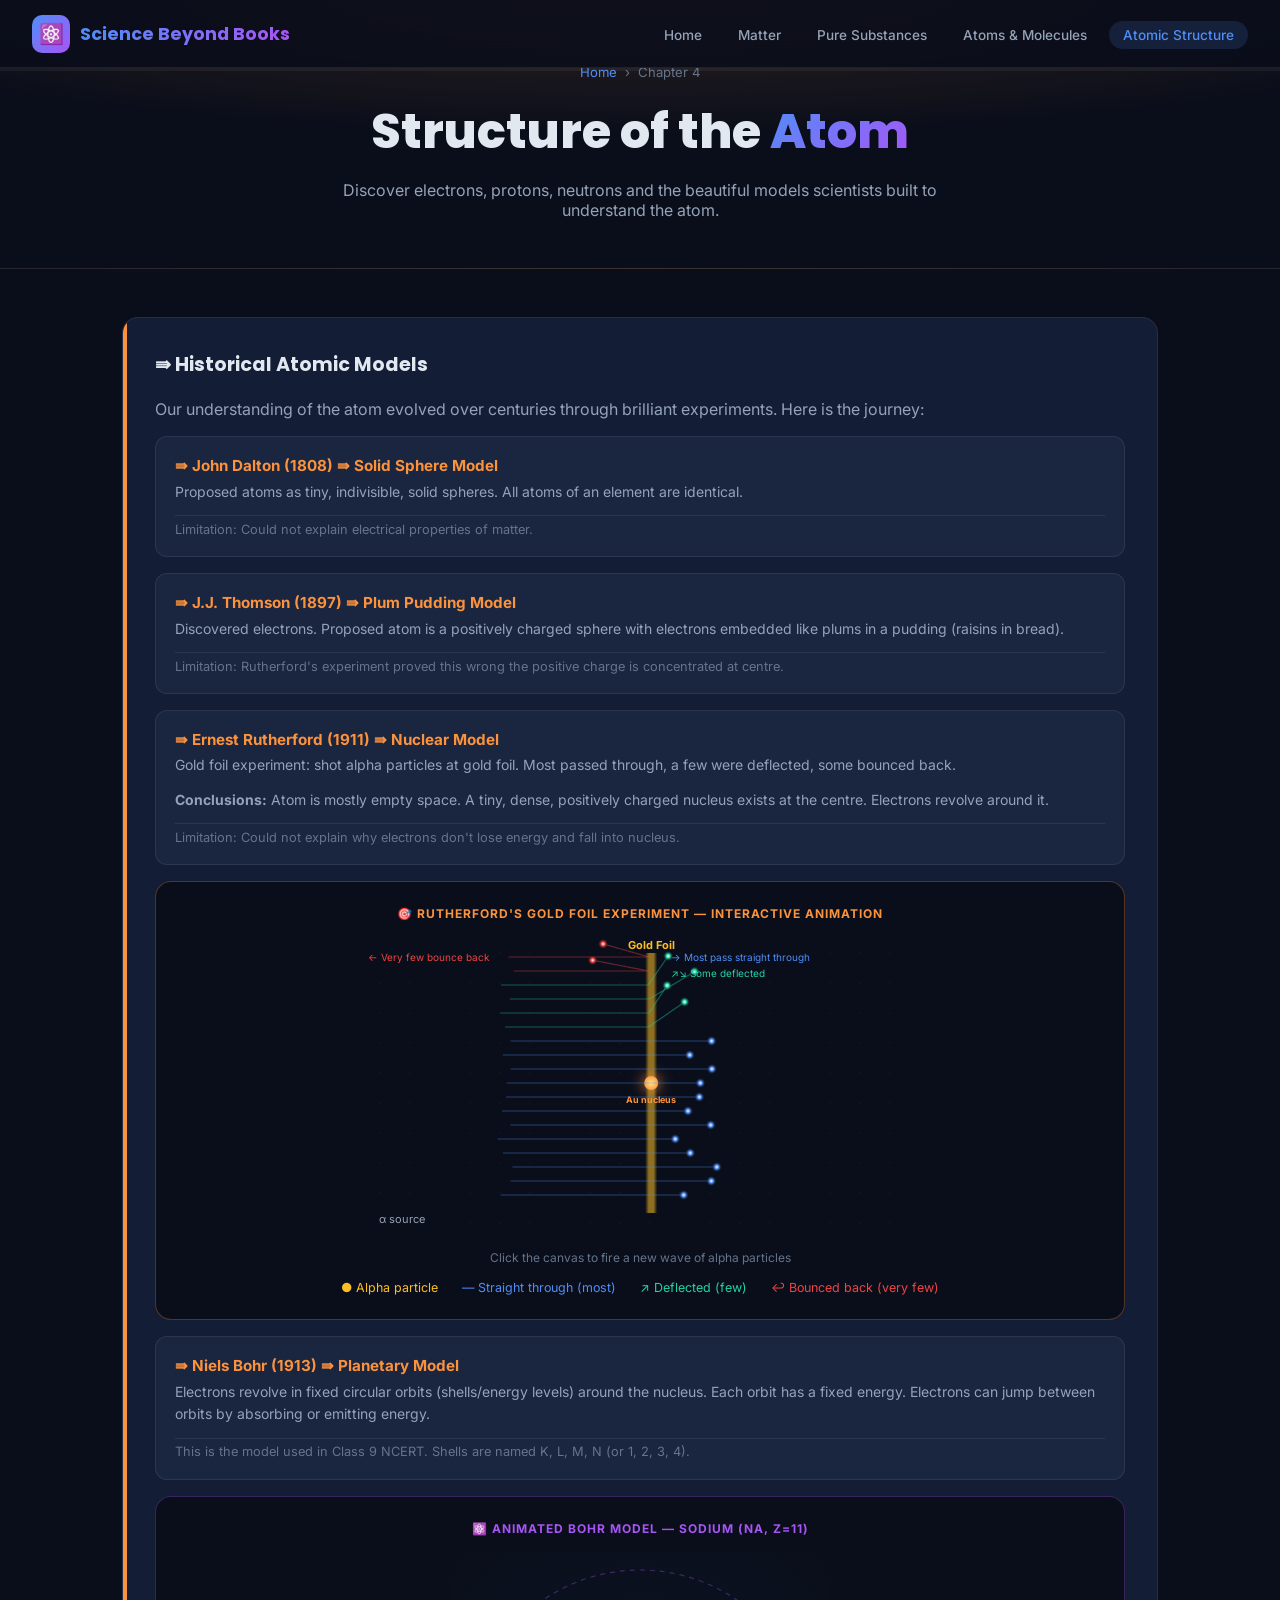
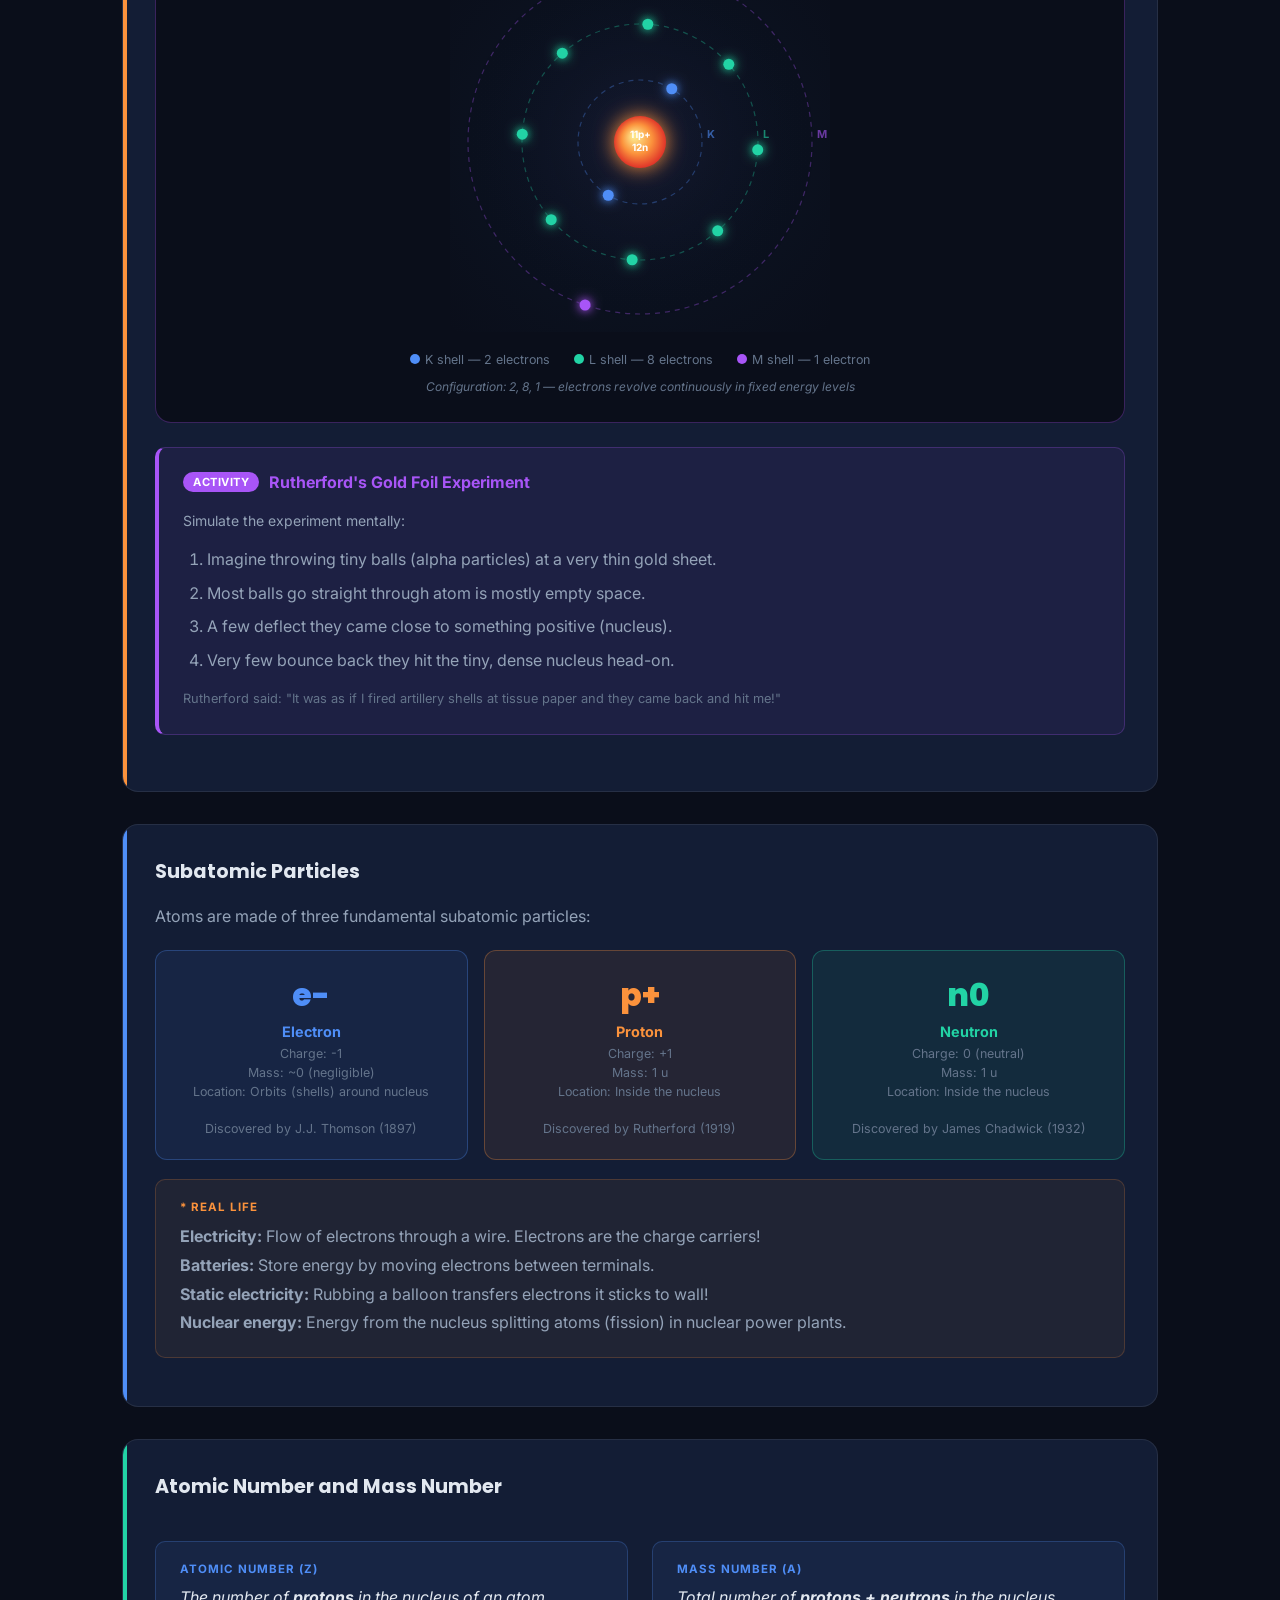
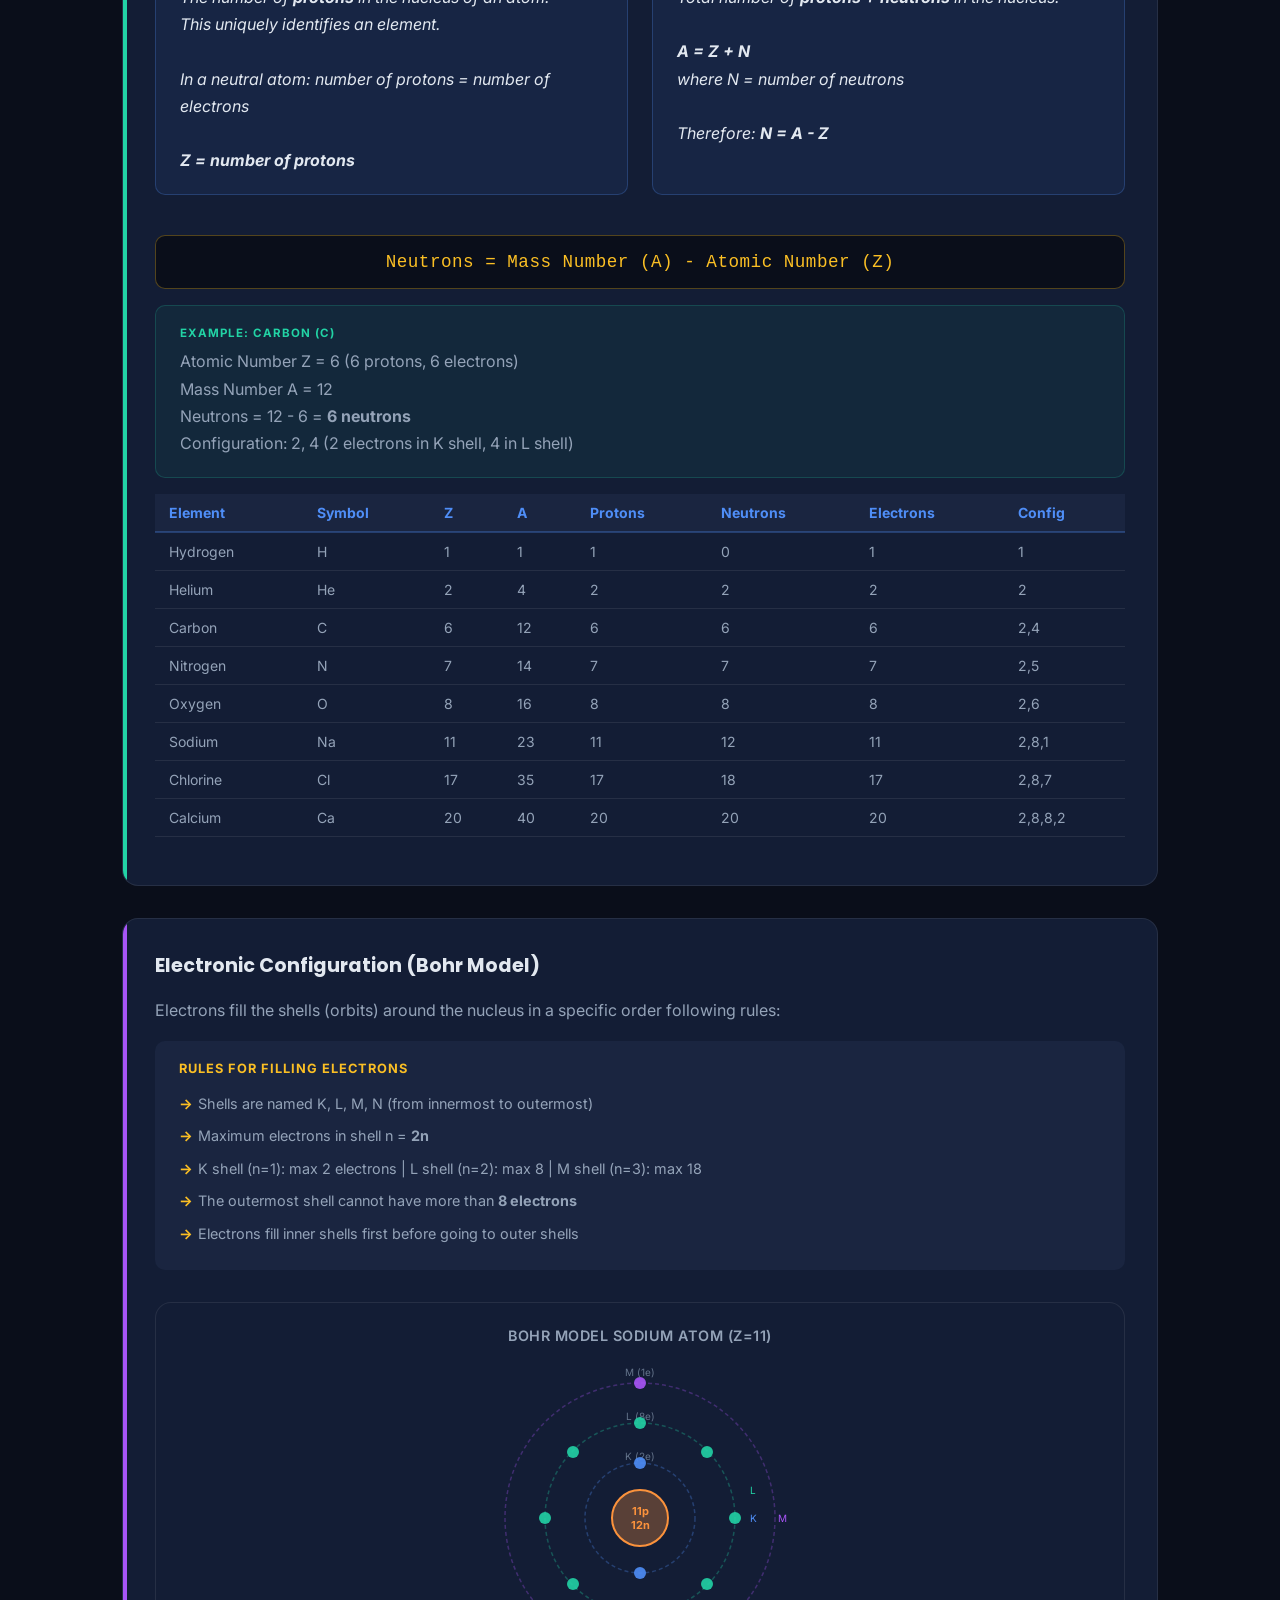
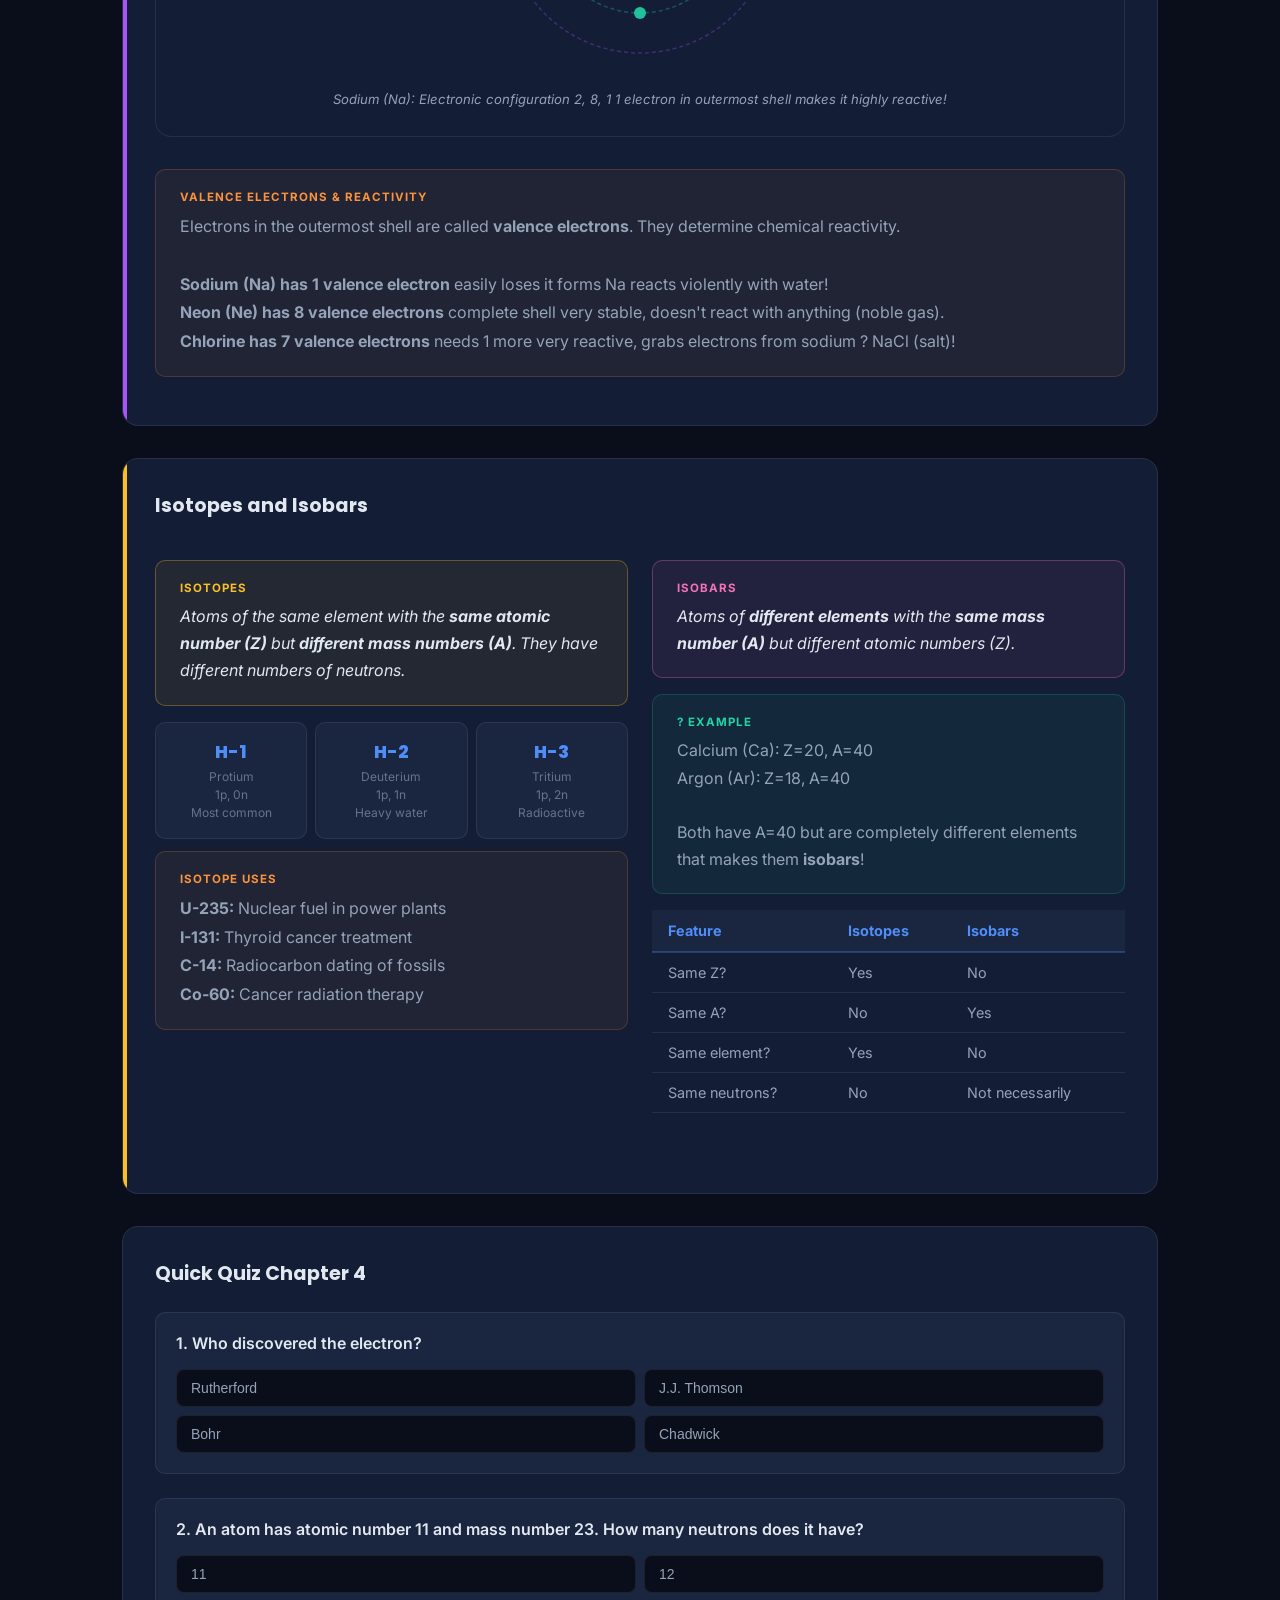
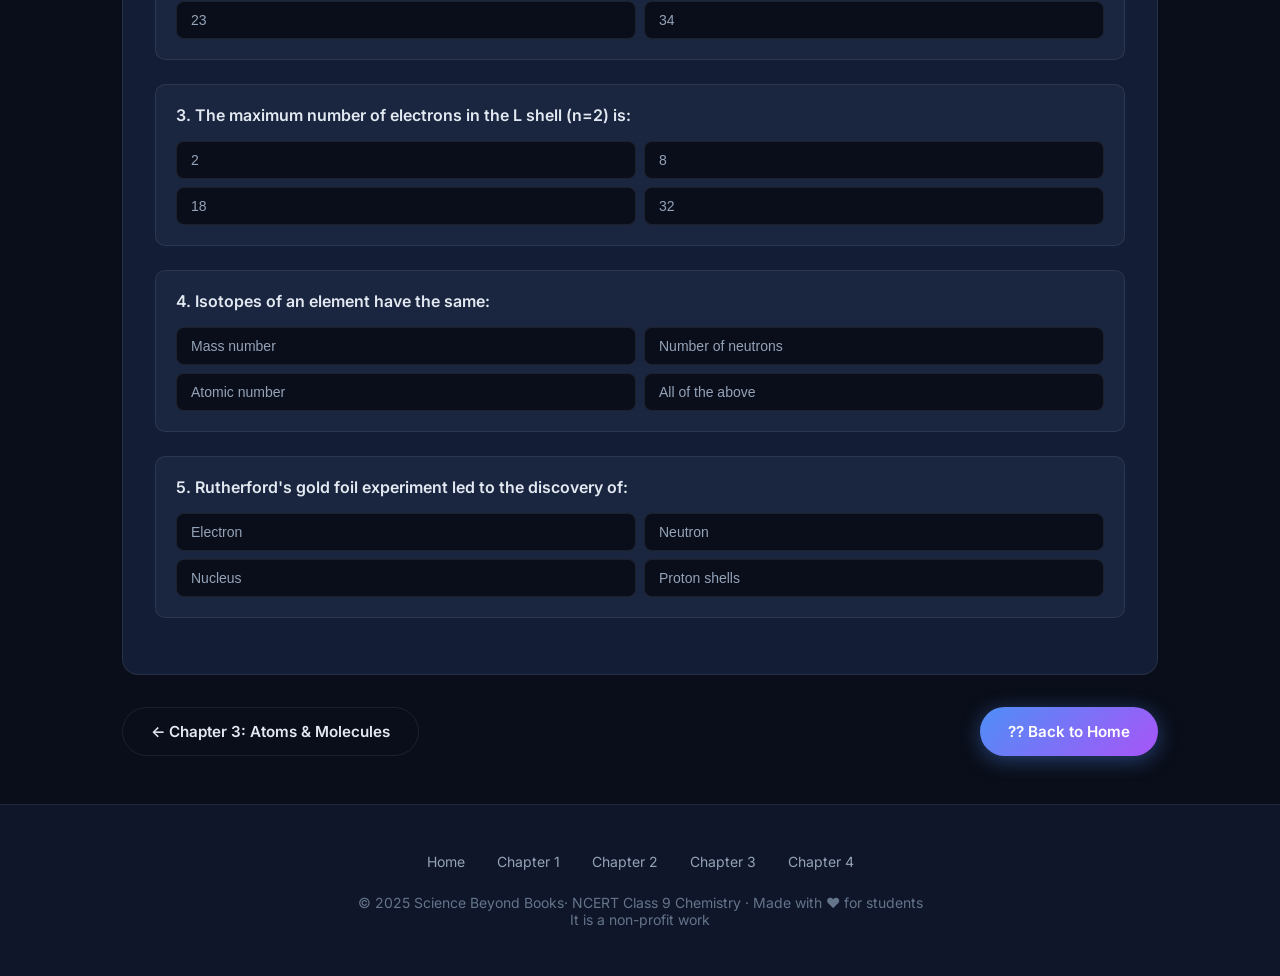
<file: chapter4.html>
<!DOCTYPE html>
<html lang="en">

<head>
  <meta charset="UTF-8">
  <meta name="viewport" content="width=device-width,initial-scale=1.0">
  <title>Chapter 4: Structure of the Atom - Science Beyond Books</title>
  <link rel="stylesheet" href="styles.css">
  <style>
    .scientist-card {
      background: var(--bg-card2);
      border: 1px solid var(--border);
      border-radius: 12px;
      padding: 1.2rem;
      margin-bottom: 1rem
    }

    .scientist-card h4 {
      font-size: .95rem;
      font-weight: 700;
      color: var(--accent-orange);
      margin-bottom: .35rem;
      display: flex;
      align-items: center;
      gap: 8px
    }

    .scientist-card p {
      color: var(--text-secondary);
      font-size: .875rem;
      line-height: 1.6
    }

    .scientist-card .model-desc {
      color: var(--text-muted);
      font-size: .8rem;
      margin-top: .35rem;
      padding-top: .35rem;
      border-top: 1px solid var(--border)
    }

    .particle-cards {
      display: grid;
      grid-template-columns: repeat(auto-fit, minmax(160px, 1fr));
      gap: 1rem;
      margin: 1.2rem 0
    }

    .particle-card {
      border-radius: 12px;
      padding: 1.25rem;
      text-align: center;
      border: 1px solid
    }

    .particle-card .sym {
      font-size: 2rem;
      font-weight: 800;
      font-family: "Poppins", sans-serif;
      margin-bottom: .3rem
    }

    .particle-card h4 {
      font-size: .9rem;
      font-weight: 700;
      margin-bottom: .3rem
    }

    .particle-card p {
      font-size: .78rem;
      line-height: 1.5;
      color: var(--text-muted)
    }

    .shell-table {
      width: 100%;
      border-collapse: collapse;
      font-size: .875rem;
      margin: 1rem 0
    }

    .shell-table th {
      background: var(--bg-card2);
      color: var(--accent-blue);
      padding: 10px 14px;
      text-align: left;
      border-bottom: 2px solid rgba(79, 142, 247, .3)
    }

    .shell-table td {
      padding: 10px 14px;
      border-bottom: 1px solid var(--border);
      color: var(--text-secondary)
    }

    .isotope-card {
      background: var(--bg-card2);
      border: 1px solid var(--border);
      border-radius: 10px;
      padding: 1rem;
      text-align: center
    }

    .isotope-card h4 {
      font-size: 1.1rem;
      font-weight: 800;
      font-family: "Poppins", sans-serif;
      color: var(--accent-blue);
      margin-bottom: .2rem
    }

    .isotope-card p {
      font-size: .75rem;
      color: var(--text-muted);
      line-height: 1.5
    }
  </style>
</head>

<body>
  <nav>
    <a href="index.html" class="nav-logo">
      <div class="logo-icon">⚛️</div><span>Science Beyond Books</span>
    </a>
    <ul class="nav-links">
      <li><a href="index.html">Home</a></li>
      <li><a href="chapter1.html">Matter</a></li>
      <li><a href="chapter2.html">Pure Substances</a></li>
      <li><a href="chapter3.html">Atoms &amp; Molecules</a></li>
      <li><a href="chapter4.html" class="active">Atomic Structure</a></li>
    </ul>
    <div class="hamburger"><span></span><span></span><span></span></div>
  </nav>
  <div class="progress-bar">
    <div class="progress-fill"></div>
  </div>

  <div class="page-hero" style="background:radial-gradient(ellipse 70% 50% at 50% 0%,rgba(251,146,60,.15),transparent)">
    <div class="breadcrumb"><a href="index.html">Home</a> &rsaquo; <span>Chapter 4</span></div>
    <div style="font-size:3rem;margin-bottom:.5rem"></div>
    <h1>Structure of the <span class="highlight">Atom</span></h1>
    <p>Discover electrons, protons, neutrons and the beautiful models scientists built to understand the atom.</p>
  </div>

  <div style="max-width:1100px;margin:0 auto;padding:3rem 2rem">

    <div class="concept-block" style="--block-color:#fb923c">
      <h3>⇛ Historical Atomic Models</h3>
      <p>Our understanding of the atom evolved over centuries through brilliant experiments. Here is the journey:</p>
      <div class="scientist-card">
        <h4>⇛ John Dalton (1808) ⇛ Solid Sphere Model</h4>
        <p>Proposed atoms as tiny, indivisible, solid spheres. All atoms of an element are identical.</p>
        <div class="model-desc">Limitation: Could not explain electrical properties of matter.</div>
      </div>
      <div class="scientist-card">
        <h4>⇛ J.J. Thomson (1897) ⇛ Plum Pudding Model</h4>
        <p>Discovered electrons. Proposed atom is a positively charged sphere with electrons embedded like plums in a
          pudding (raisins in bread).</p>
        <div class="model-desc">Limitation: Rutherford's experiment proved this wrong the positive charge is
          concentrated at centre.</div>
      </div>
      <div class="scientist-card">
        <h4>⇛ Ernest Rutherford (1911) ⇛ Nuclear Model</h4>
        <p>Gold foil experiment: shot alpha particles at gold foil. Most passed through, a few were deflected, some
          bounced back.</p>
        <p style="margin-top:.5rem"><strong>Conclusions:</strong> Atom is mostly empty space. A tiny, dense, positively
          charged nucleus exists at the centre. Electrons revolve around it.</p>
        <div class="model-desc">Limitation: Could not explain why electrons don't lose energy and fall into nucleus.
        </div>
      </div>

      <!-- GOLD FOIL EXPERIMENT ANIMATION -->
      <div
        style="background:var(--bg-primary);border:1px solid rgba(251,146,60,.3);border-radius:16px;padding:1.5rem;margin:1rem 0;text-align:center">
        <div
          style="font-size:.75rem;font-weight:700;letter-spacing:1px;text-transform:uppercase;color:var(--accent-orange);margin-bottom:.75rem">
          🎯 Rutherford's Gold Foil Experiment — Interactive Animation</div>
        <canvas id="goldFoilCanvas" width="560" height="300"
          style="max-width:100%;border-radius:12px;background:#0a0e1a;cursor:pointer"></canvas>
        <p style="color:var(--text-muted);font-size:.75rem;margin-top:.6rem">Click the canvas to fire a new wave of
          alpha particles</p>
        <div style="display:flex;gap:1.5rem;justify-content:center;flex-wrap:wrap;margin-top:.6rem;font-size:.78rem">
          <span style="color:#fbbf24">● Alpha particle</span>
          <span style="color:#4f8ef7">— Straight through (most)</span>
          <span style="color:#22d3a5">↗ Deflected (few)</span>
          <span style="color:#ef4444">↩ Bounced back (very few)</span>
        </div>
      </div>

      <div class="scientist-card">
        <h4>⇛ Niels Bohr (1913) ⇛ Planetary Model</h4>
        <p>Electrons revolve in fixed circular orbits (shells/energy levels) around the nucleus. Each orbit has a fixed
          energy. Electrons can jump between orbits by absorbing or emitting energy.</p>
        <div class="model-desc">This is the model used in Class 9 NCERT. Shells are named K, L, M, N (or 1, 2, 3, 4).
        </div>
      </div>

      <!-- ANIMATED BOHR MODEL -->
      <div
        style="background:var(--bg-primary);border:1px solid rgba(168,85,247,.3);border-radius:16px;padding:1.5rem;margin:1rem 0;text-align:center">
        <div
          style="font-size:.75rem;font-weight:700;letter-spacing:1px;text-transform:uppercase;color:var(--accent-purple);margin-bottom:1rem">
          ⚛️ Animated Bohr Model — Sodium (Na, Z=11)</div>
        <canvas id="bohrCanvas" width="380" height="380"
          style="max-width:100%;border-radius:12px;background:radial-gradient(circle at 50% 50%,#0d1626 0%,#0a0e1a 100%)"></canvas>
        <div
          style="display:flex;gap:1.5rem;justify-content:center;flex-wrap:wrap;margin-top:1rem;font-size:.78rem;color:var(--text-muted)">
          <span style="display:flex;align-items:center;gap:5px"><span
              style="width:10px;height:10px;border-radius:50%;background:#4f8ef7;display:inline-block"></span> K shell —
            2 electrons</span>
          <span style="display:flex;align-items:center;gap:5px"><span
              style="width:10px;height:10px;border-radius:50%;background:#22d3a5;display:inline-block"></span> L shell —
            8 electrons</span>
          <span style="display:flex;align-items:center;gap:5px"><span
              style="width:10px;height:10px;border-radius:50%;background:#a855f7;display:inline-block"></span> M shell —
            1 electron</span>
        </div>
        <p style="color:var(--text-muted);font-size:.75rem;margin-top:.6rem;font-style:italic">Configuration: 2, 8, 1 —
          electrons revolve continuously in fixed energy levels</p>
      </div>

      <div class="activity-box">
        <div class="act-header"><span class="act-badge">Activity</span>
          <h4>Rutherford's Gold Foil Experiment</h4>
        </div>
        <p style="color:var(--text-secondary);font-size:.875rem;margin-bottom:.75rem">Simulate the experiment mentally:
        </p>
        <ol>
          <li>Imagine throwing tiny balls (alpha particles) at a very thin gold sheet.</li>
          <li>Most balls go straight through atom is mostly empty space.</li>
          <li>A few deflect they came close to something positive (nucleus).</li>
          <li>Very few bounce back they hit the tiny, dense nucleus head-on.</li>
        </ol>
        <p style="color:var(--text-muted);font-size:.8rem;margin-top:.75rem">Rutherford said: "It was as if I fired
          artillery shells at tissue paper and they came back and hit me!"</p>
      </div>
    </div>

    <div class="concept-block" style="--block-color:#4f8ef7">
      <h3>Subatomic Particles</h3>
      <p>Atoms are made of three fundamental subatomic particles:</p>
      <div class="particle-cards">
        <div class="particle-card" style="background:rgba(79,142,247,.08);border-color:rgba(79,142,247,.3)">
          <div class="sym" style="color:var(--accent-blue)">e-</div>
          <h4 style="color:var(--accent-blue)">Electron</h4>
          <p>Charge: -1<br>Mass: ~0 (negligible)<br>Location: Orbits (shells) around nucleus<br><br>Discovered by J.J.
            Thomson (1897)</p>
        </div>
        <div class="particle-card" style="background:rgba(251,146,60,.08);border-color:rgba(251,146,60,.3)">
          <div class="sym" style="color:var(--accent-orange)">p+</div>
          <h4 style="color:var(--accent-orange)">Proton</h4>
          <p>Charge: +1<br>Mass: 1 u<br>Location: Inside the nucleus<br><br>Discovered by Rutherford (1919)</p>
        </div>
        <div class="particle-card" style="background:rgba(34,211,165,.08);border-color:rgba(34,211,165,.3)">
          <div class="sym" style="color:var(--accent-green)">n0</div>
          <h4 style="color:var(--accent-green)">Neutron</h4>
          <p>Charge: 0 (neutral)<br>Mass: 1 u<br>Location: Inside the nucleus<br><br>Discovered by James Chadwick (1932)
          </p>
        </div>
      </div>
      <div class="reallife-box">
        <div class="rl-label">* Real Life</div>
        <p>
          <strong>Electricity:</strong> Flow of electrons through a wire. Electrons are the charge carriers!<br>
          <strong>Batteries:</strong> Store energy by moving electrons between terminals.<br>
          <strong>Static electricity:</strong> Rubbing a balloon transfers electrons it sticks to wall!<br>
          <strong>Nuclear energy:</strong> Energy from the nucleus splitting atoms (fission) in nuclear power
          plants.
        </p>
      </div>
    </div>

    <div class="concept-block" style="--block-color:#22d3a5">
      <h3> Atomic Number and Mass Number</h3>
      <div class="two-col">
        <div class="definition-box">
          <div class="def-label"> Atomic Number (Z)</div>
          <p>The number of <strong>protons</strong> in the nucleus of an atom.<br>
            This uniquely identifies an element.<br><br>
            In a neutral atom: number of protons = number of electrons<br><br>
            <strong>Z = number of protons</strong>
          </p>
        </div>
        <div class="definition-box">
          <div class="def-label"> Mass Number (A)</div>
          <p>Total number of <strong>protons + neutrons</strong> in the nucleus.<br><br>
            <strong>A = Z + N</strong><br>
            where N = number of neutrons<br><br>
            Therefore: <strong>N = A - Z</strong>
          </p>
        </div>
      </div>
      <div class="formula-box">Neutrons = Mass Number (A) - Atomic Number (Z)</div>
      <div class="example-box">
        <div class="ex-label"> Example: Carbon (C)</div>
        <p>Atomic Number Z = 6 (6 protons, 6 electrons)<br>
          Mass Number A = 12<br>
          Neutrons = 12 - 6 = <strong>6 neutrons</strong><br>
          Configuration: 2, 4 (2 electrons in K shell, 4 in L shell)</p>
      </div>
      <table class="shell-table">
        <thead>
          <tr>
            <th>Element</th>
            <th>Symbol</th>
            <th>Z</th>
            <th>A</th>
            <th>Protons</th>
            <th>Neutrons</th>
            <th>Electrons</th>
            <th>Config</th>
          </tr>
        </thead>
        <tbody>
          <tr>
            <td>Hydrogen</td>
            <td>H</td>
            <td>1</td>
            <td>1</td>
            <td>1</td>
            <td>0</td>
            <td>1</td>
            <td>1</td>
          </tr>
          <tr>
            <td>Helium</td>
            <td>He</td>
            <td>2</td>
            <td>4</td>
            <td>2</td>
            <td>2</td>
            <td>2</td>
            <td>2</td>
          </tr>
          <tr>
            <td>Carbon</td>
            <td>C</td>
            <td>6</td>
            <td>12</td>
            <td>6</td>
            <td>6</td>
            <td>6</td>
            <td>2,4</td>
          </tr>
          <tr>
            <td>Nitrogen</td>
            <td>N</td>
            <td>7</td>
            <td>14</td>
            <td>7</td>
            <td>7</td>
            <td>7</td>
            <td>2,5</td>
          </tr>
          <tr>
            <td>Oxygen</td>
            <td>O</td>
            <td>8</td>
            <td>16</td>
            <td>8</td>
            <td>8</td>
            <td>8</td>
            <td>2,6</td>
          </tr>
          <tr>
            <td>Sodium</td>
            <td>Na</td>
            <td>11</td>
            <td>23</td>
            <td>11</td>
            <td>12</td>
            <td>11</td>
            <td>2,8,1</td>
          </tr>
          <tr>
            <td>Chlorine</td>
            <td>Cl</td>
            <td>17</td>
            <td>35</td>
            <td>17</td>
            <td>18</td>
            <td>17</td>
            <td>2,8,7</td>
          </tr>
          <tr>
            <td>Calcium</td>
            <td>Ca</td>
            <td>20</td>
            <td>40</td>
            <td>20</td>
            <td>20</td>
            <td>20</td>
            <td>2,8,8,2</td>
          </tr>
        </tbody>
      </table>
    </div>

    <div class="concept-block" style="--block-color:#a855f7">
      <h3> Electronic Configuration (Bohr Model)</h3>
      <p>Electrons fill the shells (orbits) around the nucleus in a specific order following rules:</p>
      <div class="key-points">
        <h5> Rules for Filling Electrons</h5>
        <ul>
          <li>Shells are named K, L, M, N (from innermost to outermost)</li>
          <li>Maximum electrons in shell n = <strong>2n</strong></li>
          <li>K shell (n=1): max 2 electrons | L shell (n=2): max 8 | M shell (n=3): max 18</li>
          <li>The outermost shell cannot have more than <strong>8 electrons</strong></li>
          <li>Electrons fill inner shells first before going to outer shells</li>
        </ul>
      </div>

      <div class="diagram-container">
        <h4>Bohr Model Sodium Atom (Z=11)</h4>
        <svg viewBox="0 0 300 300" width="100%" style="max-width:300px">
          <!-- Nucleus -->
          <circle cx="150" cy="150" r="28" fill="rgba(251,146,60,.3)" stroke="#fb923c" stroke-width="2" />
          <text x="150" y="147" text-anchor="middle" fill="#fb923c" font-size="11" font-weight="700">11p</text>
          <text x="150" y="161" text-anchor="middle" fill="#fb923c" font-size="11" font-weight="700">12n</text>
          <!-- K shell -->
          <circle cx="150" cy="150" r="55" fill="none" stroke="rgba(79,142,247,.3)" stroke-width="1.5"
            stroke-dasharray="4,3" />
          <text x="150" y="92" text-anchor="middle" fill="#64748b" font-size="10">K (2e)</text>
          <!-- K electrons -->
          <circle cx="150" cy="95" r="6" fill="#4f8ef7" opacity=".9" />
          <circle cx="150" cy="205" r="6" fill="#4f8ef7" opacity=".9" />
          <!-- L shell -->
          <circle cx="150" cy="150" r="95" fill="none" stroke="rgba(34,211,165,.3)" stroke-width="1.5"
            stroke-dasharray="4,3" />
          <text x="150" y="52" text-anchor="middle" fill="#64748b" font-size="10">L (8e)</text>
          <!-- L electrons (8) -->
          <circle cx="150" cy="55" r="6" fill="#22d3a5" opacity=".9" />
          <circle cx="217" cy="84" r="6" fill="#22d3a5" opacity=".9" />
          <circle cx="245" cy="150" r="6" fill="#22d3a5" opacity=".9" />
          <circle cx="217" cy="216" r="6" fill="#22d3a5" opacity=".9" />
          <circle cx="150" cy="245" r="6" fill="#22d3a5" opacity=".9" />
          <circle cx="83" cy="216" r="6" fill="#22d3a5" opacity=".9" />
          <circle cx="55" cy="150" r="6" fill="#22d3a5" opacity=".9" />
          <circle cx="83" cy="84" r="6" fill="#22d3a5" opacity=".9" />
          <!-- M shell -->
          <circle cx="150" cy="150" r="135" fill="none" stroke="rgba(168,85,247,.3)" stroke-width="1.5"
            stroke-dasharray="4,3" />
          <!-- M electron (1) -->
          <circle cx="150" cy="15" r="6" fill="#a855f7" opacity=".9" />
          <text x="150" y="8" text-anchor="middle" fill="#64748b" font-size="10">M (1e)</text>
          <!-- Labels -->
          <text x="260" y="154" fill="#4f8ef7" font-size="10">K</text>
          <text x="260" y="126" fill="#22d3a5" font-size="10">L</text>
          <text x="288" y="154" fill="#a855f7" font-size="10">M</text>
        </svg>
        <p class="diagram-caption">Sodium (Na): Electronic configuration 2, 8, 1 1 electron in outermost shell makes
          it highly reactive!</p>
      </div>

      <div class="reallife-box">
        <div class="rl-label"> Valence Electrons &amp; Reactivity</div>
        <p>
          Electrons in the outermost shell are called <strong>valence electrons</strong>. They determine chemical
          reactivity.<br><br>
          <strong>Sodium (Na) has 1 valence electron</strong> easily loses it forms Na reacts violently with
          water!<br>
          <strong>Neon (Ne) has 8 valence electrons</strong> complete shell very stable, doesn't react with
          anything (noble gas).<br>
          <strong>Chlorine has 7 valence electrons</strong> needs 1 more very reactive, grabs electrons from
          sodium ? NaCl (salt)!
        </p>
      </div>
    </div>

    <div class="concept-block" style="--block-color:#fbbf24">
      <h3>Isotopes and Isobars</h3>
      <div class="two-col">
        <div>
          <div class="definition-box" style="background:rgba(251,191,36,.07);border-color:rgba(251,191,36,.3)">
            <div class="def-label" style="color:var(--accent-yellow)"> Isotopes</div>
            <p>Atoms of the same element with the <strong>same atomic number (Z)</strong> but <strong>different mass
                numbers (A)</strong>. They have different numbers of neutrons.</p>
          </div>
          <div style="display:grid;grid-template-columns:1fr 1fr 1fr;gap:.5rem;margin-top:.75rem">
            <div class="isotope-card">
              <h4>H-1</h4>
              <p>Protium<br>1p, 0n<br>Most common</p>
            </div>
            <div class="isotope-card">
              <h4>H-2</h4>
              <p>Deuterium<br>1p, 1n<br>Heavy water</p>
            </div>
            <div class="isotope-card">
              <h4>H-3</h4>
              <p>Tritium<br>1p, 2n<br>Radioactive</p>
            </div>
          </div>
          <div class="reallife-box" style="margin-top:.75rem">
            <div class="rl-label"> Isotope Uses</div>
            <p>
              <strong>U-235:</strong> Nuclear fuel in power plants<br>
              <strong>I-131:</strong> Thyroid cancer treatment<br>
              <strong>C-14:</strong> Radiocarbon dating of fossils<br>
              <strong>Co-60:</strong> Cancer radiation therapy
            </p>
          </div>
        </div>
        <div>
          <div class="definition-box" style="background:rgba(244,114,182,.07);border-color:rgba(244,114,182,.3)">
            <div class="def-label" style="color:var(--accent-pink)"> Isobars</div>
            <p>Atoms of <strong>different elements</strong> with the <strong>same mass number (A)</strong> but different
              atomic numbers (Z).</p>
          </div>
          <div class="example-box" style="margin-top:.75rem">
            <div class="ex-label">? Example</div>
            <p>Calcium (Ca): Z=20, A=40<br>
              Argon (Ar): Z=18, A=40<br><br>
              Both have A=40 but are completely different elements that makes them <strong>isobars</strong>!</p>
          </div>
          <table class="chem-table" style="margin-top:.75rem">
            <thead>
              <tr>
                <th>Feature</th>
                <th>Isotopes</th>
                <th>Isobars</th>
              </tr>
            </thead>
            <tbody>
              <tr>
                <td>Same Z?</td>
                <td>Yes</td>
                <td>No</td>
              </tr>
              <tr>
                <td>Same A?</td>
                <td>No</td>
                <td>Yes</td>
              </tr>
              <tr>
                <td>Same element?</td>
                <td>Yes</td>
                <td>No</td>
              </tr>
              <tr>
                <td>Same neutrons?</td>
                <td>No</td>
                <td>Not necessarily</td>
              </tr>
            </tbody>
          </table>
        </div>
      </div>
    </div>

    <div class="quiz-section">
      <h3> Quick Quiz Chapter 4</h3>
      <div class="quiz-q">
        <div class="q-text">1. Who discovered the electron?</div>
        <div class="quiz-options">
          <button class="quiz-opt">Rutherford</button>
          <button class="quiz-opt" data-correct="true">J.J. Thomson</button>
          <button class="quiz-opt">Bohr</button>
          <button class="quiz-opt">Chadwick</button>
        </div>
        <div class="quiz-feedback">J.J. Thomson discovered the electron in 1897 using cathode ray tube experiments. He
          proposed the Plum Pudding model of the atom.</div>
      </div>
      <div class="quiz-q">
        <div class="q-text">2. An atom has atomic number 11 and mass number 23. How many neutrons does it have?</div>
        <div class="quiz-options">
          <button class="quiz-opt">11</button>
          <button class="quiz-opt" data-correct="true">12</button>
          <button class="quiz-opt">23</button>
          <button class="quiz-opt">34</button>
        </div>
        <div class="quiz-feedback">Neutrons = Mass Number - Atomic Number = 23 - 11 = 12. This is Sodium (Na) with
          configuration 2,8,1.</div>
      </div>
      <div class="quiz-q">
        <div class="q-text">3. The maximum number of electrons in the L shell (n=2) is:</div>
        <div class="quiz-options">
          <button class="quiz-opt">2</button>
          <button class="quiz-opt" data-correct="true">8</button>
          <button class="quiz-opt">18</button>
          <button class="quiz-opt">32</button>
        </div>
        <div class="quiz-feedback">Using formula 2n: for L shell (n=2), max electrons = 2(2) = 8. K=2, L=8, M=18.
        </div>
      </div>
      <div class="quiz-q">
        <div class="q-text">4. Isotopes of an element have the same:</div>
        <div class="quiz-options">
          <button class="quiz-opt">Mass number</button>
          <button class="quiz-opt">Number of neutrons</button>
          <button class="quiz-opt" data-correct="true">Atomic number</button>
          <button class="quiz-opt">All of the above</button>
        </div>
        <div class="quiz-feedback">Isotopes have the SAME atomic number (same element, same protons) but DIFFERENT mass
          numbers (different neutrons). E.g., C-12 and C-14 are both Carbon.</div>
      </div>
      <div class="quiz-q">
        <div class="q-text">5. Rutherford's gold foil experiment led to the discovery of:</div>
        <div class="quiz-options">
          <button class="quiz-opt">Electron</button>
          <button class="quiz-opt">Neutron</button>
          <button class="quiz-opt" data-correct="true">Nucleus</button>
          <button class="quiz-opt">Proton shells</button>
        </div>
        <div class="quiz-feedback">Rutherford's experiment proved that a tiny, dense, positively charged nucleus exists
          at the centre of the atom. Most of the atom is empty space!</div>
      </div>
    </div>

    <div style="display:flex;gap:1rem;justify-content:space-between;flex-wrap:wrap;margin-top:2rem">
      <a href="chapter3.html" class="btn-secondary">&larr; Chapter 3: Atoms &amp; Molecules</a>
      <a href="index.html" class="btn-primary">?? Back to Home</a>
    </div>
  </div>

  <footer>
    <div class="footer-links">
      <a href="index.html">Home</a><a href="chapter1.html">Chapter 1</a><a href="chapter2.html">Chapter 2</a><a
        href="chapter3.html">Chapter 3</a><a href="chapter4.html">Chapter 4</a>
    </div>
    <p>© 2025 Science Beyond Books· NCERT Class 9 Chemistry · Made with ❤️ for students</p>
    <p>It is a non-profit work</p>
  </footer>
  <script>
    window.addEventListener("scroll", function () { var s = (window.scrollY / (document.body.scrollHeight - window.innerHeight)) * 100; var f = document.querySelector(".progress-fill"); if (f) f.style.width = s + "%"; });
    var hb = document.querySelector(".hamburger"), nl = document.querySelector(".nav-links");
    if (hb) hb.addEventListener("click", function () { nl.classList.toggle("open"); });
    document.querySelectorAll(".quiz-opt").forEach(function (btn) {
      btn.addEventListener("click", function () {
        var q = this.closest(".quiz-q"); if (q.dataset.answered) return; q.dataset.answered = true;
        var ok = this.dataset.correct === "true";
        this.classList.add(ok ? "correct" : "wrong");
        if (!ok) { var c = q.querySelector("[data-correct='true']"); if (c) c.classList.add("correct"); }
        var fb = q.querySelector(".quiz-feedback"); if (fb) fb.classList.add("show");
      });
    });

    // ── ANIMATED BOHR MODEL ──────────────────────────────────────────
    (function () {
      var canvas = document.getElementById("bohrCanvas");
      if (!canvas) return;
      var ctx = canvas.getContext("2d");
      var W = canvas.width, H = canvas.height, cx = W / 2, cy = H / 2;

      // Shell definitions: radius, speed (rad/s), electrons, color
      var shells = [
        { r: 62, speed: 1.8, count: 2, color: "#4f8ef7", label: "K" },
        { r: 118, speed: 1.1, count: 8, color: "#22d3a5", label: "L" },
        { r: 172, speed: 0.65, count: 1, color: "#a855f7", label: "M" }
      ];

      // Pre-calculate initial angles for each electron evenly spaced
      shells.forEach(function (s) {
        s.angles = [];
        for (var i = 0; i < s.count; i++) {
          s.angles.push((2 * Math.PI / s.count) * i);
        }
      });

      var lastTime = null;

      function drawGlow(x, y, r, color) {
        var g = ctx.createRadialGradient(x, y, 0, x, y, r * 2.8);
        g.addColorStop(0, color.replace(")", ",0.55)").replace("rgb", "rgba"));
        g.addColorStop(1, "transparent");
        ctx.beginPath();
        ctx.arc(x, y, r * 2.8, 0, Math.PI * 2);
        ctx.fillStyle = g;
        ctx.fill();
      }

      function hexToRgb(hex) {
        var r = parseInt(hex.slice(1, 3), 16), g2 = parseInt(hex.slice(3, 5), 16), b = parseInt(hex.slice(5, 7), 16);
        return r + "," + g2 + "," + b;
      }

      function frame(ts) {
        if (!lastTime) lastTime = ts;
        var dt = (ts - lastTime) / 1000;
        lastTime = ts;

        ctx.clearRect(0, 0, W, H);

        // Faint bg glow at centre
        var bg = ctx.createRadialGradient(cx, cy, 0, cx, cy, 180);
        bg.addColorStop(0, "rgba(168,85,247,0.06)");
        bg.addColorStop(1, "transparent");
        ctx.fillStyle = bg;
        ctx.fillRect(0, 0, W, H);

        // Draw orbital rings
        shells.forEach(function (s) {
          ctx.beginPath();
          ctx.arc(cx, cy, s.r, 0, Math.PI * 2);
          ctx.strokeStyle = s.color + "55";
          ctx.lineWidth = 1.2;
          ctx.setLineDash([5, 5]);
          ctx.stroke();
          ctx.setLineDash([]);

          // Shell label
          ctx.fillStyle = s.color + "99";
          ctx.font = "bold 11px Inter, sans-serif";
          ctx.textAlign = "left";
          ctx.fillText(s.label, cx + s.r + 5, cy - 4);
        });

        // Draw nucleus
        var nucGrad = ctx.createRadialGradient(cx - 6, cy - 6, 2, cx, cy, 28);
        nucGrad.addColorStop(0, "#fde68a");
        nucGrad.addColorStop(0.5, "#fb923c");
        nucGrad.addColorStop(1, "#dc2626");
        ctx.beginPath();
        ctx.arc(cx, cy, 26, 0, Math.PI * 2);
        ctx.fillStyle = nucGrad;
        ctx.shadowColor = "#fb923c";
        ctx.shadowBlur = 20;
        ctx.fill();
        ctx.shadowBlur = 0;

        // Nucleus text
        ctx.fillStyle = "white";
        ctx.font = "bold 10px Inter, sans-serif";
        ctx.textAlign = "center";
        ctx.fillText("11p+", cx, cy - 4);
        ctx.fillText("12n", cx, cy + 9);

        // Animate electrons
        shells.forEach(function (s) {
          s.angles = s.angles.map(function (a) { return a + s.speed * dt; });
          var rgb = hexToRgb(s.color);

          s.angles.forEach(function (a) {
            var ex = cx + s.r * Math.cos(a);
            var ey = cy + s.r * Math.sin(a);

            // Glow behind electron
            var eg = ctx.createRadialGradient(ex, ey, 0, ex, ey, 14);
            eg.addColorStop(0, "rgba(" + rgb + ",0.45)");
            eg.addColorStop(1, "transparent");
            ctx.beginPath(); ctx.arc(ex, ey, 14, 0, Math.PI * 2);
            ctx.fillStyle = eg; ctx.fill();

            // Electron dot
            ctx.beginPath();
            ctx.arc(ex, ey, 5.5, 0, Math.PI * 2);
            ctx.fillStyle = s.color;
            ctx.shadowColor = s.color;
            ctx.shadowBlur = 12;
            ctx.fill();
            ctx.shadowBlur = 0;
          });
        });

        requestAnimationFrame(frame);
      }

      requestAnimationFrame(frame);
    })();
    // ─────────────────────────────────────────────────────────────────

    // ── GOLD FOIL EXPERIMENT ─────────────────────────────────────────
    (function () {
      var canvas = document.getElementById("goldFoilCanvas");
      if (!canvas) return;
      var ctx = canvas.getContext("2d");
      var W = canvas.width, H = canvas.height;

      // Gold foil x-position (centre of canvas)
      var FOIL_X = W * 0.52;
      // Nucleus position on the foil
      var NUC_X = FOIL_X, NUC_Y = H / 2;
      // Alpha source x
      var SRC_X = 40;

      var particles = [];
      var trails = [];   // completed path segments to keep visible

      // Particle types distribution
      // straight: 75%, deflected: 20%, bounced: 5%
      function randomType() {
        var r = Math.random();
        if (r < 0.75) return "straight";
        if (r < 0.95) return "deflect";
        return "bounce";
      }

      function spawnWave() {
        particles = [];
        trails = [];
        var count = 18;
        for (var i = 0; i < count; i++) {
          var yOffset = (i - count / 2) * 14;
          var yStart = H / 2 + yOffset;
          var type = randomType();
          // force proportional distribution
          if (i < 2) type = "bounce";
          else if (i < 6) type = "deflect";
          else type = "straight";

          var deflectAngle = 0;
          if (type === "deflect") {
            // deflect up or down depending on which side of nucleus
            deflectAngle = (yOffset < 0 ? -1 : 1) * (Math.PI / 6 + Math.random() * Math.PI / 5);
          }

          particles.push({
            x: SRC_X,
            y: yStart,
            vx: 2.2 + Math.random() * 0.4,
            vy: 0,
            type: type,
            deflectAngle: deflectAngle,
            passed: false,   // has it crossed the foil yet?
            bounced: false,
            done: false,
            trail: [],
            color: type === "straight" ? "#4f8ef7" :
              type === "deflect" ? "#22d3a5" : "#ef4444",
            alpha: 1
          });
        }
      }

      spawnWave();

      // Draw gold foil
      function drawFoil() {
        // Foil strip
        var grad = ctx.createLinearGradient(FOIL_X - 6, 0, FOIL_X + 6, 0);
        grad.addColorStop(0, "rgba(251,191,36,0.0)");
        grad.addColorStop(0.3, "rgba(251,191,36,0.55)");
        grad.addColorStop(0.7, "rgba(251,191,36,0.55)");
        grad.addColorStop(1, "rgba(251,191,36,0.0)");
        ctx.fillStyle = grad;
        ctx.fillRect(FOIL_X - 6, 20, 12, H - 40);

        // Gold foil label
        ctx.fillStyle = "#fbbf24";
        ctx.font = "bold 11px Inter,sans-serif";
        ctx.textAlign = "center";
        ctx.fillText("Gold Foil", FOIL_X, 16);

        // Nucleus dot
        var ng = ctx.createRadialGradient(NUC_X, NUC_Y, 0, NUC_X, NUC_Y, 8);
        ng.addColorStop(0, "#fde68a");
        ng.addColorStop(1, "#fb923c");
        ctx.beginPath();
        ctx.arc(NUC_X, NUC_Y, 7, 0, Math.PI * 2);
        ctx.fillStyle = ng;
        ctx.shadowColor = "#fb923c";
        ctx.shadowBlur = 14;
        ctx.fill();
        ctx.shadowBlur = 0;
        ctx.fillStyle = "#fb923c";
        ctx.font = "bold 9px Inter,sans-serif";
        ctx.textAlign = "center";
        ctx.fillText("Au nucleus", NUC_X, NUC_Y + 20);
      }

      // Draw alpha source label
      function drawSource() {
        ctx.fillStyle = "#94a3b8";
        ctx.font = "11px Inter,sans-serif";
        ctx.textAlign = "center";
        ctx.fillText("α source", SRC_X + 2, H - 10);
      }

      function update() {
        particles.forEach(function (p) {
          if (p.done) return;

          // Record trail
          p.trail.push({ x: p.x, y: p.y });
          if (p.trail.length > 80) p.trail.shift();

          // Move
          p.x += p.vx;
          p.y += p.vy;

          // Interaction at foil
          if (!p.passed && p.x >= FOIL_X - 4) {
            p.passed = true;
            if (p.type === "straight") {
              // continues straight
            } else if (p.type === "deflect") {
              p.vx = 2.2 * Math.cos(p.deflectAngle);
              p.vy = 2.2 * Math.sin(p.deflectAngle);
            } else if (p.type === "bounce") {
              p.vx = -2.0;
              p.vy = (Math.random() - 0.5) * 1.2;
            }
          }

          // Mark done when off-screen
          if (p.x > W + 10 || p.x < -10 || p.y < -10 || p.y > H + 10) {
            p.done = true;
            // keep a frozen copy of trail
            trails.push({ pts: p.trail.slice(), color: p.color });
            if (trails.length > 200) trails.splice(0, p.trail.length);
          }
        });

        // Check if all done → respawn after short pause
        if (particles.every(function (p) { return p.done; })) {
          setTimeout(spawnWave, 800);
        }
      }

      function draw() {
        ctx.clearRect(0, 0, W, H);

        // Background
        ctx.fillStyle = "#0a0e1a";
        ctx.fillRect(0, 0, W, H);

        // Faint grid dots
        ctx.fillStyle = "rgba(255,255,255,0.03)";
        for (var gx = 20; gx < W; gx += 30) {
          for (var gy = 20; gy < H; gy += 30) {
            ctx.beginPath(); ctx.arc(gx, gy, 1, 0, Math.PI * 2); ctx.fill();
          }
        }

        drawFoil();
        drawSource();

        // Draw frozen trails
        trails.forEach(function (t) {
          if (t.pts.length < 2) return;
          ctx.beginPath();
          ctx.moveTo(t.pts[0].x, t.pts[0].y);
          for (var k = 1; k < t.pts.length; k++) ctx.lineTo(t.pts[k].x, t.pts[k].y);
          ctx.strokeStyle = t.color + "30";
          ctx.lineWidth = 1;
          ctx.stroke();
        });

        // Draw live particles + their trails
        particles.forEach(function (p) {
          if (p.done) return;

          // Trail
          if (p.trail.length > 1) {
            ctx.beginPath();
            ctx.moveTo(p.trail[0].x, p.trail[0].y);
            for (var k = 1; k < p.trail.length; k++) ctx.lineTo(p.trail[k].x, p.trail[k].y);
            ctx.strokeStyle = p.color + "66";
            ctx.lineWidth = 1.2;
            ctx.stroke();
          }

          // Particle dot
          var pg = ctx.createRadialGradient(p.x, p.y, 0, p.x, p.y, 5);
          pg.addColorStop(0, "#fff");
          pg.addColorStop(0.4, p.color);
          pg.addColorStop(1, "transparent");
          ctx.beginPath();
          ctx.arc(p.x, p.y, 5, 0, Math.PI * 2);
          ctx.fillStyle = pg;
          ctx.shadowColor = p.color;
          ctx.shadowBlur = 8;
          ctx.fill();
          ctx.shadowBlur = 0;
        });

        // Labels on right side
        ctx.font = "10px Inter,sans-serif";
        ctx.textAlign = "left";
        ctx.fillStyle = "#4f8ef7"; ctx.fillText("→ Most pass straight through", FOIL_X + 20, 28);
        ctx.fillStyle = "#22d3a5"; ctx.fillText("↗↘ Some deflected", FOIL_X + 20, 44);
        ctx.fillStyle = "#ef4444"; ctx.fillText("← Very few bounce back", 8, 28);
      }

      function loop() {
        update();
        draw();
        requestAnimationFrame(loop);
      }

      loop();

      // Click to re-fire
      canvas.addEventListener("click", spawnWave);
    })();
    // ─────────────────────────────────────────────────────────────────
  </script>
</body>

</html>
</file>
<file: styles.css>
@import url('https://fonts.googleapis.com/css2?family=Inter:wght@300;400;500;600;700;800&family=Poppins:wght@400;600;700;800&display=swap');

:root {
  --bg-primary: #0a0e1a;
  --bg-secondary: #0f1629;
  --bg-card: #131d35;
  --bg-card2: #1a2540;
  --accent-blue: #4f8ef7;
  --accent-purple: #a855f7;
  --accent-green: #22d3a5;
  --accent-orange: #fb923c;
  --accent-pink: #f472b6;
  --accent-yellow: #fbbf24;
  --text-primary: #e2e8f0;
  --text-secondary: #94a3b8;
  --text-muted: #64748b;
  --border: rgba(255,255,255,0.08);
  --glow-blue: 0 0 30px rgba(79,142,247,0.3);
  --glow-purple: 0 0 30px rgba(168,85,247,0.3);
  --glow-green: 0 0 30px rgba(34,211,165,0.3);
  --radius: 16px;
  --radius-sm: 10px;
}

* { margin: 0; padding: 0; box-sizing: border-box; }

html { scroll-behavior: smooth; }

body {
  font-family: 'Inter', sans-serif;
  background: var(--bg-primary);
  color: var(--text-primary);
  overflow-x: hidden;
}

/* NAVBAR */
nav {
  position: fixed;
  top: 0; left: 0; right: 0;
  z-index: 1000;
  background: rgba(10,14,26,0.85);
  backdrop-filter: blur(20px);
  border-bottom: 1px solid var(--border);
  padding: 0 2rem;
  height: 68px;
  display: flex;
  align-items: center;
  justify-content: space-between;
}

.nav-logo {
  display: flex;
  align-items: center;
  gap: 10px;
  text-decoration: none;
}
.nav-logo .logo-icon {
  width: 38px; height: 38px;
  background: linear-gradient(135deg, var(--accent-blue), var(--accent-purple));
  border-radius: 10px;
  display: flex; align-items: center; justify-content: center;
  font-size: 20px;
}
.nav-logo span {
  font-family: 'Poppins', sans-serif;
  font-weight: 700;
  font-size: 1.1rem;
  background: linear-gradient(90deg, var(--accent-blue), var(--accent-purple));
  -webkit-background-clip: text;
  -webkit-text-fill-color: transparent;
}

.nav-links {
  display: flex;
  gap: 0.5rem;
  list-style: none;
}
.nav-links a {
  text-decoration: none;
  color: var(--text-secondary);
  font-size: 0.85rem;
  font-weight: 500;
  padding: 6px 14px;
  border-radius: 20px;
  transition: all 0.3s;
}
.nav-links a:hover {
  color: var(--text-primary);
  background: rgba(79,142,247,0.12);
}
.nav-links a.active {
  color: var(--accent-blue);
  background: rgba(79,142,247,0.15);
}

.hamburger {
  display: none;
  flex-direction: column;
  gap: 5px;
  cursor: pointer;
  padding: 5px;
}
.hamburger span {
  width: 24px; height: 2px;
  background: var(--text-primary);
  border-radius: 2px;
  transition: all 0.3s;
}

/* HERO */
.hero {
  min-height: 100vh;
  display: flex;
  align-items: center;
  justify-content: center;
  text-align: center;
  padding: 100px 2rem 4rem;
  position: relative;
  overflow: hidden;
}
.hero-bg {
  position: absolute; inset: 0;
  background: radial-gradient(ellipse 80% 60% at 50% 0%, rgba(79,142,247,0.15) 0%, transparent 70%),
              radial-gradient(ellipse 50% 40% at 80% 80%, rgba(168,85,247,0.1) 0%, transparent 60%);
}
.hero-particles {
  position: absolute; inset: 0;
  pointer-events: none;
}
.particle {
  position: absolute;
  width: 4px; height: 4px;
  border-radius: 50%;
  background: var(--accent-blue);
  opacity: 0.4;
  animation: float-particle 8s infinite ease-in-out;
}

@keyframes float-particle {
  0%, 100% { transform: translateY(0) scale(1); opacity: 0.4; }
  50% { transform: translateY(-30px) scale(1.5); opacity: 0.8; }
}

.hero-content { position: relative; z-index: 2; max-width: 800px; }

.hero-badge {
  display: inline-flex;
  align-items: center;
  gap: 8px;
  background: rgba(79,142,247,0.12);
  border: 1px solid rgba(79,142,247,0.3);
  color: var(--accent-blue);
  font-size: 0.8rem;
  font-weight: 600;
  padding: 6px 16px;
  border-radius: 20px;
  margin-bottom: 1.5rem;
  letter-spacing: 0.5px;
}

.hero h1 {
  font-family: 'Poppins', sans-serif;
  font-size: clamp(2.5rem, 6vw, 4.5rem);
  font-weight: 800;
  line-height: 1.1;
  margin-bottom: 1.2rem;
}
.hero h1 .gradient-text {
  background: linear-gradient(135deg, var(--accent-blue), var(--accent-purple), var(--accent-pink));
  -webkit-background-clip: text;
  -webkit-text-fill-color: transparent;
}

.hero p {
  color: var(--text-secondary);
  font-size: 1.1rem;
  line-height: 1.7;
  margin-bottom: 2.5rem;
  max-width: 600px;
  margin-left: auto; margin-right: auto;
}

.hero-buttons { display: flex; gap: 1rem; justify-content: center; flex-wrap: wrap; }

.btn-primary {
  display: inline-flex; align-items: center; gap: 8px;
  background: linear-gradient(135deg, var(--accent-blue), var(--accent-purple));
  color: white;
  padding: 14px 28px;
  border-radius: 50px;
  font-weight: 600;
  font-size: 0.95rem;
  text-decoration: none;
  border: none;
  cursor: pointer;
  transition: all 0.3s;
  box-shadow: 0 4px 20px rgba(79,142,247,0.4);
}
.btn-primary:hover { transform: translateY(-2px); box-shadow: 0 8px 30px rgba(79,142,247,0.5); }

.btn-secondary {
  display: inline-flex; align-items: center; gap: 8px;
  background: transparent;
  color: var(--text-primary);
  padding: 14px 28px;
  border-radius: 50px;
  font-weight: 600;
  font-size: 0.95rem;
  text-decoration: none;
  border: 1px solid var(--border);
  cursor: pointer;
  transition: all 0.3s;
}
.btn-secondary:hover { border-color: var(--accent-blue); color: var(--accent-blue); }

/* CHAPTERS GRID */
.section { padding: 80px 2rem; max-width: 1200px; margin: 0 auto; }
.section-header { text-align: center; margin-bottom: 3.5rem; }
.section-header .label {
  display: inline-flex; align-items: center; gap: 6px;
  font-size: 0.78rem; font-weight: 600; letter-spacing: 1px; text-transform: uppercase;
  color: var(--accent-green);
  margin-bottom: 1rem;
}
.section-header h2 {
  font-family: 'Poppins', sans-serif;
  font-size: clamp(1.8rem, 4vw, 2.8rem);
  font-weight: 700;
  margin-bottom: 0.8rem;
}
.section-header p { color: var(--text-secondary); font-size: 1rem; line-height: 1.7; max-width: 550px; margin: 0 auto; }

.chapters-grid {
  display: grid;
  grid-template-columns: repeat(auto-fit, minmax(280px, 1fr));
  gap: 1.5rem;
}

.chapter-card {
  background: var(--bg-card);
  border: 1px solid var(--border);
  border-radius: var(--radius);
  padding: 2rem;
  cursor: pointer;
  transition: all 0.35s;
  position: relative;
  overflow: hidden;
  text-decoration: none;
  display: block;
}
.chapter-card::before {
  content: '';
  position: absolute; top: 0; left: 0; right: 0; height: 3px;
  background: var(--card-gradient, linear-gradient(90deg, var(--accent-blue), var(--accent-purple)));
  transform: scaleX(0);
  transition: transform 0.35s;
}
.chapter-card:hover { transform: translateY(-6px); border-color: rgba(255,255,255,0.15); box-shadow: 0 20px 60px rgba(0,0,0,0.4); }
.chapter-card:hover::before { transform: scaleX(1); }

.chapter-icon {
  width: 56px; height: 56px;
  border-radius: 14px;
  display: flex; align-items: center; justify-content: center;
  font-size: 1.8rem;
  margin-bottom: 1.2rem;
}
.chapter-card h3 {
  font-family: 'Poppins', sans-serif;
  font-size: 1.1rem;
  font-weight: 700;
  margin-bottom: 0.5rem;
}
.chapter-card p { color: var(--text-secondary); font-size: 0.875rem; line-height: 1.6; margin-bottom: 1.2rem; }
.chapter-meta { display: flex; gap: 0.75rem; flex-wrap: wrap; }
.meta-tag {
  font-size: 0.72rem; font-weight: 600;
  padding: 3px 10px; border-radius: 10px;
  border: 1px solid;
}

/* PAGE CONTENT */
.page { display: none; min-height: 100vh; padding-top: 68px; }
.page.active { display: block; }

.page-hero {
  padding: 4rem 2rem 3rem;
  text-align: center;
  position: relative;
  border-bottom: 1px solid var(--border);
}
.page-hero h1 {
  font-family: 'Poppins', sans-serif;
  font-size: clamp(2rem, 5vw, 3rem);
  font-weight: 800;
  margin: 1rem 0 0.75rem;
}
.page-hero p { color: var(--text-secondary); font-size: 1rem; max-width: 600px; margin: 0 auto; }

.breadcrumb {
  display: flex; align-items: center; gap: 8px;
  justify-content: center;
  font-size: 0.82rem; color: var(--text-muted);
  margin-bottom: 1rem;
}
.breadcrumb a { color: var(--accent-blue); text-decoration: none; }
.breadcrumb a:hover { text-decoration: underline; }

/* CHAPTER CONTENT */
.chapter-content {
  max-width: 1100px;
  margin: 0 auto;
  padding: 3rem 2rem;
}

/* CONCEPT BLOCKS */
.concept-block {
  background: var(--bg-card);
  border: 1px solid var(--border);
  border-radius: var(--radius);
  padding: 2rem;
  margin-bottom: 2rem;
  position: relative;
  overflow: hidden;
}
.concept-block::after {
  content: '';
  position: absolute; top: 0; left: 0; bottom: 0; width: 4px;
  background: var(--block-color, var(--accent-blue));
}
.concept-block h3 {
  font-family: 'Poppins', sans-serif;
  font-size: 1.2rem;
  font-weight: 700;
  margin-bottom: 1rem;
  display: flex; align-items: center; gap: 10px;
}
.concept-block p { color: var(--text-secondary); line-height: 1.8; margin-bottom: 0.75rem; }
.concept-block p:last-child { margin-bottom: 0; }

/* DEFINITION BOX */
.definition-box {
  background: rgba(79,142,247,0.08);
  border: 1px solid rgba(79,142,247,0.25);
  border-radius: var(--radius-sm);
  padding: 1.25rem 1.5rem;
  margin: 1rem 0;
}
.definition-box .def-label {
  font-size: 0.72rem; font-weight: 700; letter-spacing: 1px; text-transform: uppercase;
  color: var(--accent-blue); margin-bottom: 0.5rem;
}
.definition-box p { color: var(--text-primary); line-height: 1.7; margin: 0; font-style: italic; }

/* EXAMPLE BOX */
.example-box {
  background: rgba(34,211,165,0.06);
  border: 1px solid rgba(34,211,165,0.2);
  border-radius: var(--radius-sm);
  padding: 1.25rem 1.5rem;
  margin: 1rem 0;
}
.example-box .ex-label {
  font-size: 0.72rem; font-weight: 700; letter-spacing: 1px; text-transform: uppercase;
  color: var(--accent-green); margin-bottom: 0.5rem; display: flex; align-items: center; gap: 6px;
}
.example-box p { color: var(--text-secondary); line-height: 1.7; margin: 0; }

/* REAL LIFE BOX */
.reallife-box {
  background: rgba(251,146,60,0.06);
  border: 1px solid rgba(251,146,60,0.2);
  border-radius: var(--radius-sm);
  padding: 1.25rem 1.5rem;
  margin: 1rem 0;
}
.reallife-box .rl-label {
  font-size: 0.72rem; font-weight: 700; letter-spacing: 1px; text-transform: uppercase;
  color: var(--accent-orange); margin-bottom: 0.5rem; display: flex; align-items: center; gap: 6px;
}

/* ACTIVITY BOX */
.activity-box {
  background: rgba(168,85,247,0.07);
  border: 1px solid rgba(168,85,247,0.25);
  border-left: 4px solid var(--accent-purple);
  border-radius: var(--radius-sm);
  padding: 1.5rem;
  margin: 1.5rem 0;
}
.activity-box .act-header {
  display: flex; align-items: center; gap: 10px;
  margin-bottom: 1rem;
}
.activity-box .act-badge {
  background: var(--accent-purple);
  color: white;
  font-size: 0.7rem;
  font-weight: 700;
  padding: 3px 10px;
  border-radius: 10px;
  text-transform: uppercase;
  letter-spacing: 0.5px;
}
.activity-box h4 {
  font-size: 1rem; font-weight: 700; color: var(--accent-purple);
}
.activity-box ol, .activity-box ul {
  color: var(--text-secondary);
  line-height: 1.8;
  padding-left: 1.5rem;
}
.activity-box li { margin-bottom: 0.3rem; }

/* INFO GRID */
.info-grid {
  display: grid;
  grid-template-columns: repeat(auto-fit, minmax(200px, 1fr));
  gap: 1rem;
  margin: 1.5rem 0;
}
.info-card {
  background: var(--bg-card2);
  border: 1px solid var(--border);
  border-radius: var(--radius-sm);
  padding: 1.25rem;
  text-align: center;
  transition: transform 0.3s;
}
.info-card:hover { transform: translateY(-3px); }
.info-card .info-icon { font-size: 2rem; margin-bottom: 0.5rem; }
.info-card h4 { font-size: 0.95rem; font-weight: 700; margin-bottom: 0.3rem; }
.info-card p { color: var(--text-secondary); font-size: 0.82rem; line-height: 1.5; }

/* DIAGRAM */
.diagram-container {
  background: var(--bg-card);
  border: 1px solid var(--border);
  border-radius: var(--radius);
  padding: 1.5rem;
  margin: 2rem 0;
  text-align: center;
}
.diagram-container h4 {
  font-size: 0.9rem; font-weight: 600; color: var(--text-secondary);
  margin-bottom: 1.5rem; text-transform: uppercase; letter-spacing: 0.5px;
}
.diagram-container svg { max-width: 100%; }
.diagram-caption {
  font-size: 0.82rem; color: var(--text-muted);
  margin-top: 1rem; font-style: italic;
}

/* TABLE */
.chem-table {
  width: 100%;
  border-collapse: collapse;
  margin: 1.5rem 0;
  font-size: 0.9rem;
}
.chem-table th {
  background: var(--bg-card2);
  color: var(--accent-blue);
  font-weight: 700;
  padding: 12px 16px;
  text-align: left;
  border-bottom: 2px solid rgba(79,142,247,0.3);
}
.chem-table td {
  padding: 11px 16px;
  border-bottom: 1px solid var(--border);
  color: var(--text-secondary);
}
.chem-table tr:hover td { background: rgba(255,255,255,0.02); color: var(--text-primary); }

/* QUIZ */
.quiz-section {
  background: var(--bg-card);
  border: 1px solid var(--border);
  border-radius: var(--radius);
  padding: 2rem;
  margin: 2rem 0;
}
.quiz-section h3 {
  font-family: 'Poppins', sans-serif;
  font-size: 1.2rem; font-weight: 700;
  margin-bottom: 1.5rem;
  display: flex; align-items: center; gap: 10px;
}
.quiz-q {
  margin-bottom: 1.5rem;
  padding: 1.25rem;
  background: var(--bg-card2);
  border-radius: var(--radius-sm);
  border: 1px solid var(--border);
}
.quiz-q .q-text { font-weight: 600; margin-bottom: 1rem; color: var(--text-primary); }
.quiz-options { display: grid; grid-template-columns: 1fr 1fr; gap: 0.5rem; }
.quiz-opt {
  padding: 10px 14px;
  border-radius: 8px;
  border: 1px solid var(--border);
  background: var(--bg-primary);
  color: var(--text-secondary);
  cursor: pointer;
  font-size: 0.875rem;
  transition: all 0.2s;
  text-align: left;
}
.quiz-opt:hover { border-color: var(--accent-blue); color: var(--text-primary); }
.quiz-opt.correct { background: rgba(34,211,165,0.12); border-color: var(--accent-green); color: var(--accent-green); }
.quiz-opt.wrong { background: rgba(239,68,68,0.1); border-color: #ef4444; color: #ef4444; }
.quiz-feedback {
  margin-top: 0.75rem;
  font-size: 0.85rem;
  color: var(--text-muted);
  display: none;
  padding: 8px 12px;
  border-radius: 8px;
  background: rgba(255,255,255,0.04);
}
.quiz-feedback.show { display: block; }

/* SECTION NAV (within chapter) */
.chapter-nav {
  display: flex; gap: 0.5rem; flex-wrap: wrap;
  padding: 1.5rem 2rem;
  max-width: 1100px;
  margin: 0 auto;
  border-bottom: 1px solid var(--border);
}
.chapter-nav-btn {
  font-size: 0.82rem; font-weight: 600;
  padding: 7px 16px;
  border-radius: 20px;
  border: 1px solid var(--border);
  background: transparent;
  color: var(--text-secondary);
  cursor: pointer;
  transition: all 0.2s;
}
.chapter-nav-btn:hover, .chapter-nav-btn.active {
  background: rgba(79,142,247,0.15);
  border-color: var(--accent-blue);
  color: var(--accent-blue);
}

/* FORMULA BOX */
.formula-box {
  background: var(--bg-primary);
  border: 1px solid rgba(251,191,36,0.3);
  border-radius: var(--radius-sm);
  padding: 1rem 1.5rem;
  margin: 1rem 0;
  font-family: 'Courier New', monospace;
  font-size: 1.1rem;
  color: var(--accent-yellow);
  text-align: center;
  letter-spacing: 0.5px;
}

/* KEY POINTS */
.key-points {
  background: var(--bg-card2);
  border-radius: var(--radius-sm);
  padding: 1.25rem 1.5rem;
  margin: 1rem 0;
}
.key-points h5 {
  font-size: 0.8rem; font-weight: 700; text-transform: uppercase;
  letter-spacing: 1px; color: var(--accent-yellow);
  margin-bottom: 0.75rem; display: flex; align-items: center; gap: 6px;
}
.key-points ul { list-style: none; padding: 0; }
.key-points li {
  color: var(--text-secondary);
  font-size: 0.9rem;
  line-height: 1.7;
  padding: 4px 0;
  padding-left: 1.2rem;
  position: relative;
}
.key-points li::before {
  content: '→';
  position: absolute; left: 0;
  color: var(--accent-yellow);
  font-weight: 700;
}

/* SCROLL PROGRESS */
.progress-bar {
  position: fixed; top: 68px; left: 0; right: 0;
  height: 3px;
  background: rgba(255,255,255,0.05);
  z-index: 999;
}
.progress-fill {
  height: 100%;
  background: linear-gradient(90deg, var(--accent-blue), var(--accent-purple));
  width: 0%;
  transition: width 0.1s;
}

/* FOOTER */
footer {
  background: var(--bg-secondary);
  border-top: 1px solid var(--border);
  padding: 3rem 2rem;
  text-align: center;
}
footer p { color: var(--text-muted); font-size: 0.875rem; }
footer .footer-links { display: flex; justify-content: center; gap: 2rem; margin-bottom: 1.5rem; flex-wrap: wrap; }
footer .footer-links a { color: var(--text-secondary); text-decoration: none; font-size: 0.875rem; transition: color 0.2s; }
footer .footer-links a:hover { color: var(--accent-blue); }

/* RESPONSIVE */
@media (max-width: 768px) {
  .nav-links { display: none; }
  .hamburger { display: flex; }
  .nav-links.open {
    display: flex;
    flex-direction: column;
    position: fixed;
    top: 68px; left: 0; right: 0;
    background: var(--bg-secondary);
    border-bottom: 1px solid var(--border);
    padding: 1.5rem;
    gap: 0.25rem;
  }
  .quiz-options { grid-template-columns: 1fr; }
}

/* ANIMATIONS */
@keyframes fadeInUp {
  from { opacity: 0; transform: translateY(24px); }
  to { opacity: 1; transform: translateY(0); }
}
.fade-in { animation: fadeInUp 0.6s ease forwards; }
.fade-in-delay-1 { animation-delay: 0.1s; }
.fade-in-delay-2 { animation-delay: 0.2s; }
.fade-in-delay-3 { animation-delay: 0.3s; }

/* HIGHLIGHT */
.highlight {
  background: linear-gradient(135deg, var(--accent-blue), var(--accent-purple));
  -webkit-background-clip: text;
  -webkit-text-fill-color: transparent;
}

/* STATES OF MATTER ANIMATION */
.states-demo {
  display: flex;
  gap: 1.5rem;
  justify-content: center;
  flex-wrap: wrap;
  margin: 1.5rem 0;
}
.state-box {
  background: var(--bg-card2);
  border: 1px solid var(--border);
  border-radius: var(--radius-sm);
  padding: 1.25rem;
  width: 160px;
  text-align: center;
  transition: all 0.3s;
  cursor: pointer;
}
.state-box:hover { transform: translateY(-4px); border-color: var(--state-color); box-shadow: 0 8px 30px rgba(0,0,0,0.3); }
.state-box canvas { display: block; margin: 0 auto 0.75rem; }
.state-box h4 { font-size: 0.9rem; font-weight: 700; margin-bottom: 0.25rem; }
.state-box p { font-size: 0.75rem; color: var(--text-muted); }

/* ATOM DIAGRAM */
.atom-diagram {
  position: relative;
  width: 220px; height: 220px;
  margin: 0 auto;
}
.nucleus {
  position: absolute;
  top: 50%; left: 50%;
  transform: translate(-50%, -50%);
  width: 50px; height: 50px;
  background: radial-gradient(circle, #fb923c, #ef4444);
  border-radius: 50%;
  display: flex; align-items: center; justify-content: center;
  font-size: 0.65rem; font-weight: 700; color: white;
  z-index: 10;
  box-shadow: 0 0 20px rgba(251,146,60,0.5);
}
.orbit {
  position: absolute;
  border: 1px solid rgba(79,142,247,0.3);
  border-radius: 50%;
  top: 50%; left: 50%;
  transform: translate(-50%, -50%);
}
.electron {
  position: absolute;
  width: 10px; height: 10px;
  background: var(--accent-blue);
  border-radius: 50%;
  box-shadow: 0 0 8px var(--accent-blue);
  animation: orbit-rotate linear infinite;
}

@keyframes orbit-rotate {
  from { transform: rotate(0deg) translateX(var(--orbit-r)) rotate(0deg); }
  to { transform: rotate(360deg) translateX(var(--orbit-r)) rotate(-360deg); }
}

/* Two column layout */
.two-col {
  display: grid;
  grid-template-columns: 1fr 1fr;
  gap: 1.5rem;
  margin: 1.5rem 0;
}
@media (max-width: 640px) { .two-col { grid-template-columns: 1fr; } }
</file>
